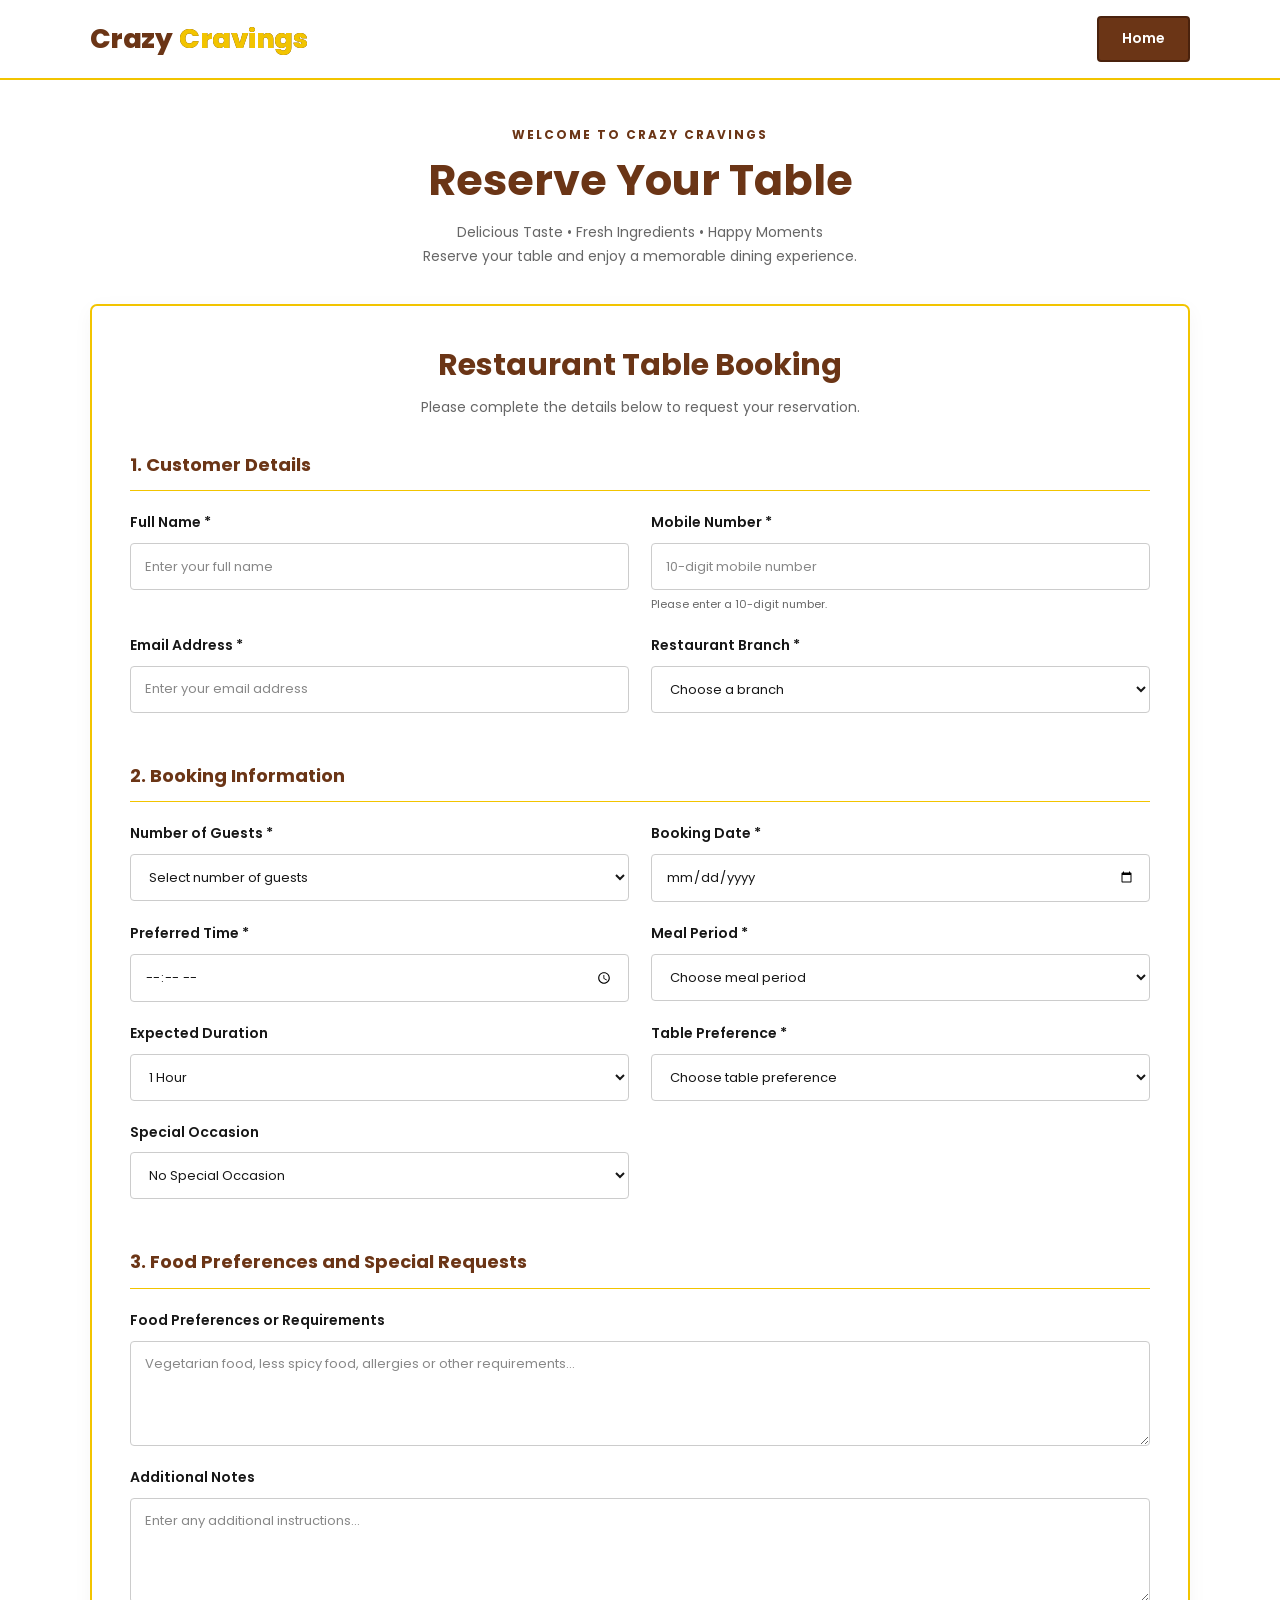
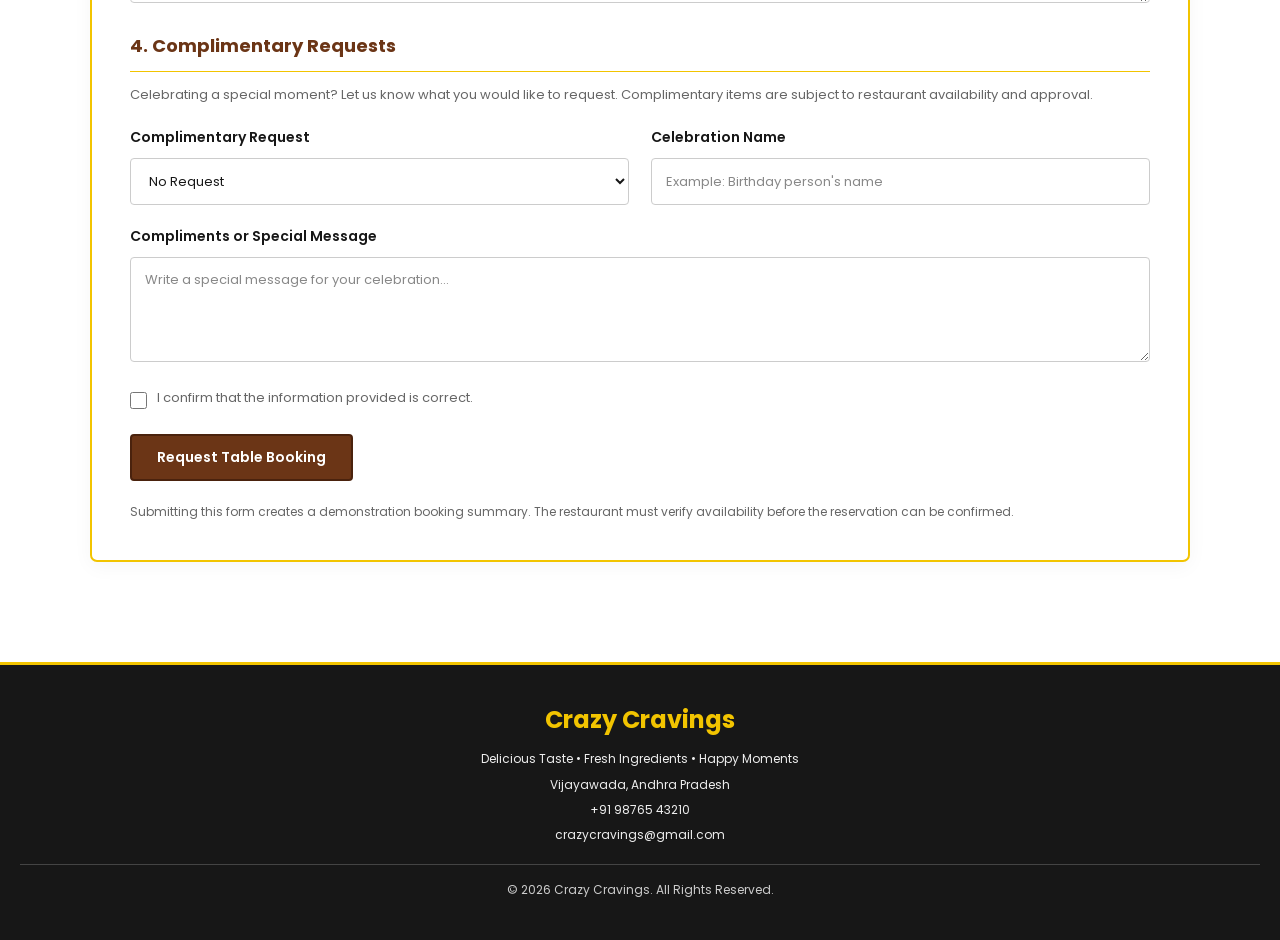
<file: booking.html>
<!DOCTYPE html>
<html lang="en">

<head>
    <meta charset="UTF-8">
    <meta name="viewport" content="width=device-width, initial-scale=1.0">

    <title>Crazy Cravings | Table Booking</title>

    <link rel="preconnect" href="https://fonts.googleapis.com">
    <link rel="preconnect" href="https://fonts.gstatic.com" crossorigin>

    <link href="https://fonts.googleapis.com/css2?family=Poppins:wght@400;500;600;700;800&display=swap"
          rel="stylesheet">

    <link rel="stylesheet" href="booking.css">
</head>

<body>

    <!-- HEADER -->
    <header class="booking-header">

        <a href="home.html" class="logo">
            <span class="crazy">Crazy</span>
            <span class="cravings">Cravings</span>
        </a>

        <a href="home.html" class="home-button">Home</a>

    </header>

    <main class="booking-container">

        <!-- PAGE HEADING -->
        <section class="page-heading">

            <p class="small-heading">WELCOME TO CRAZY CRAVINGS</p>

            <h1>Reserve Your Table</h1>

            <p>
                Delicious Taste • Fresh Ingredients • Happy Moments
                <br>
                Reserve your table and enjoy a memorable dining experience.
            </p>

        </section>

        <!-- ================= BOOKING FORM ================= -->

        <section class="booking-card" id="bookingSection">

            <div class="section-heading">

                <h2>Restaurant Table Booking</h2>

                <p>
                    Please complete the details below to request your reservation.
                </p>

            </div>

            <form id="bookingForm">

                <!-- CUSTOMER DETAILS -->

                <h3 class="form-section-title">1. Customer Details</h3>

                <div class="form-grid">

                    <div class="form-group">
                        <label for="customerName">Full Name *</label>
                        <input type="text"
                               id="customerName"
                               name="customerName"
                               placeholder="Enter your full name"
                               autocomplete="name"
                               required>
                    </div>

                    <div class="form-group">
                        <label for="phone">Mobile Number *</label>
                        <input type="tel"
                               id="phone"
                               name="phone"
                               placeholder="10-digit mobile number"
                               pattern="[0-9]{10}"
                               maxlength="10"
                               autocomplete="tel"
                               required>
                        <small>Please enter a 10-digit number.</small>
                    </div>

                    <div class="form-group">
                        <label for="email">Email Address *</label>
                        <input type="email"
                               id="email"
                               name="email"
                               placeholder="Enter your email address"
                               autocomplete="email"
                               required>
                    </div>

                    <div class="form-group">
                        <label for="branch">Restaurant Branch *</label>
                        <select id="branch" name="branch" required>
                            <option value="">Choose a branch</option>
                            <option value="Vijayawada">Vijayawada</option>
                            <option value="Hyderabad">Hyderabad</option>
                            <option value="Bangalore">Bangalore</option>
                        </select>
                    </div>

                </div>

                <!-- BOOKING INFORMATION -->

                <h3 class="form-section-title">2. Booking Information</h3>

                <div class="form-grid">

                    <div class="form-group">
                        <label for="guests">Number of Guests *</label>
                        <select id="guests" name="guests" required>
                            <option value="">Select number of guests</option>
                            <option value="1">1 Guest</option>
                            <option value="2">2 Guests</option>
                            <option value="3">3 Guests</option>
                            <option value="4">4 Guests</option>
                            <option value="5">5 Guests</option>
                            <option value="6">6 Guests</option>
                            <option value="7">7 Guests</option>
                            <option value="8">8 Guests</option>
                            <option value="9">9 Guests</option>
                            <option value="10">10 Guests</option>
                            <option value="More than 10">More than 10 Guests</option>
                        </select>
                    </div>

                    <div class="form-group">
                        <label for="bookingDate">Booking Date *</label>
                        <input type="date"
                               id="bookingDate"
                               name="bookingDate"
                               required>
                    </div>

                    <div class="form-group">
                        <label for="bookingTime">Preferred Time *</label>
                        <input type="time"
                               id="bookingTime"
                               name="bookingTime"
                               required>
                    </div>

                    <div class="form-group">
                        <label for="mealPeriod">Meal Period *</label>
                        <select id="mealPeriod" name="mealPeriod" required>
                            <option value="">Choose meal period</option>
                            <option value="Breakfast">Breakfast</option>
                            <option value="Lunch">Lunch</option>
                            <option value="Dinner">Dinner</option>
                        </select>
                    </div>

                    <div class="form-group">
                        <label for="duration">Expected Duration</label>
                        <select id="duration" name="duration">
                            <option value="1 hour">1 Hour</option>
                            <option value="1.5 hours">1.5 Hours</option>
                            <option value="2 hours">2 Hours</option>
                            <option value="3 hours">3 Hours</option>
                        </select>
                    </div>

                    <div class="form-group">
                        <label for="tableType">Table Preference *</label>
                        <select id="tableType" name="tableType" required>
                            <option value="">Choose table preference</option>
                            <option value="Regular Table">Regular Table</option>
                            <option value="Window Table">Window Table</option>
                            <option value="Family Table">Family Table</option>
                            <option value="Outdoor Seating">Outdoor Seating</option>
                            <option value="Couple Table">Couple Table</option>
                            <option value="Group Table">Group Table</option>
                        </select>
                    </div>

                    <div class="form-group">
                        <label for="occasion">Special Occasion</label>
                        <select id="occasion" name="occasion">
                            <option value="No Special Occasion">No Special Occasion</option>
                            <option value="Birthday">Birthday</option>
                            <option value="Anniversary">Anniversary</option>
                            <option value="Family Gathering">Family Gathering</option>
                            <option value="Business Meeting">Business Meeting</option>
                            <option value="Friends Meetup">Friends Meetup</option>
                            <option value="Engagement">Engagement</option>
                            <option value="Other Celebration">Other Celebration</option>
                        </select>
                    </div>

                </div>

                <!-- FOOD REQUIREMENTS -->

                <h3 class="form-section-title">3. Food Preferences and Special Requests</h3>

                <div class="form-group full-width">

                    <label for="specialRequest">
                        Food Preferences or Requirements
                    </label>

                    <textarea id="specialRequest"
                              name="specialRequest"
                              rows="3"
                              placeholder="Vegetarian food, less spicy food, allergies or other requirements..."></textarea>

                </div>

                <div class="form-group full-width">

                    <label for="notes">Additional Notes</label>

                    <textarea id="notes"
                              name="notes"
                              rows="3"
                              placeholder="Enter any additional instructions..."></textarea>

                </div>

                <!-- COMPLIMENTARY REQUESTS -->

                <h3 class="form-section-title">4. Complimentary Requests</h3>

                <p class="section-description">
                    Celebrating a special moment? Let us know what you would like to request.
                    Complimentary items are subject to restaurant availability and approval.
                </p>

                <div class="form-grid">

                    <div class="form-group">

                        <label for="complimentaryRequest">
                            Complimentary Request
                        </label>

                        <select id="complimentaryRequest"
                                name="complimentaryRequest">

                            <option value="No Request">No Request</option>
                            <option value="Birthday Dessert Request">Birthday Dessert Request</option>
                            <option value="Anniversary Dessert Request">Anniversary Dessert Request</option>
                            <option value="Welcome Drink Request">Welcome Drink Request</option>
                            <option value="Celebration Decoration Request">Celebration Decoration Request</option>
                            <option value="Other Request">Other Request</option>

                        </select>

                    </div>

                    <div class="form-group">

                        <label for="celebrationName">
                            Celebration Name
                        </label>

                        <input type="text"
                               id="celebrationName"
                               name="celebrationName"
                               placeholder="Example: Birthday person's name">

                    </div>

                </div>

                <div class="form-group full-width">

                    <label for="compliments">
                        Compliments or Special Message
                    </label>

                    <textarea id="compliments"
                              name="compliments"
                              rows="3"
                              placeholder="Write a special message for your celebration..."></textarea>

                </div>

                <!-- AGREEMENT -->

                <div class="terms-row">

                    <input type="checkbox"
                           id="agreeTerms"
                           name="agreeTerms"
                           required>

                    <label for="agreeTerms">
                        I confirm that the information provided is correct.
                    </label>

                </div>

                <button type="submit" class="submit-button">
                    Request Table Booking
                </button>

                <p id="bookingMessage"
                   class="message"
                   role="status"
                   aria-live="polite"></p>

                <p class="notice">
                    Submitting this form creates a demonstration booking summary.
                    The restaurant must verify availability before the reservation can be confirmed.
                </p>

            </form>

        </section>

        <!-- ================= SUCCESSFUL BOOKING TABLE ================= -->

        <section class="confirmation-card" id="bookingConfirmation" hidden>

            <div class="success-icon">✓</div>

            <p class="small-heading">CRAZY CRAVINGS</p>

            <h2>Thank You for Your Booking Request!</h2>

            <p class="confirmation-intro">
                Thank you for choosing Crazy Cravings.
                Please review your booking details below.
            </p>

            <!-- BOOKING REFERENCE -->

            <div class="reference-box">

                <span>Your Booking Reference</span>

                <strong id="confirmationReference">-</strong>

                <small>
                    Demonstration reference only; the reservation is not yet confirmed.
                </small>

            </div>

            <h3 class="form-section-title">Your Booking Details</h3>

            <!-- SUMMARY TABLE -->

            <div class="confirmation-details">

                <div class="detail-item">
                    <span>Customer Name</span>
                    <strong id="summaryName">-</strong>
                </div>

                <div class="detail-item">
                    <span>Mobile Number</span>
                    <strong id="summaryPhone">-</strong>
                </div>

                <div class="detail-item">
                    <span>Email Address</span>
                    <strong id="summaryEmail">-</strong>
                </div>

                <div class="detail-item">
                    <span>Restaurant Branch</span>
                    <strong id="summaryBranch">-</strong>
                </div>

                <div class="detail-item">
                    <span>Number of Guests</span>
                    <strong id="summaryGuests">-</strong>
                </div>

                <div class="detail-item">
                    <span>Booking Date</span>
                    <strong id="summaryDate">-</strong>
                </div>

                <div class="detail-item">
                    <span>Preferred Time</span>
                    <strong id="summaryTime">-</strong>
                </div>

                <div class="detail-item">
                    <span>Meal Period</span>
                    <strong id="summaryMeal">-</strong>
                </div>

                <div class="detail-item">
                    <span>Expected Duration</span>
                    <strong id="summaryDuration">-</strong>
                </div>

                <div class="detail-item">
                    <span>Table Preference</span>
                    <strong id="summaryTable">-</strong>
                </div>

                <div class="detail-item">
                    <span>Special Occasion</span>
                    <strong id="summaryOccasion">-</strong>
                </div>

                <div class="detail-item">
                    <span>Complimentary Request</span>
                    <strong id="summaryComplimentary">-</strong>
                </div>

                <div class="detail-item full-detail">
                    <span>Food Preferences or Requirements</span>
                    <strong id="summarySpecialRequest">None provided</strong>
                </div>

                <div class="detail-item full-detail">
                    <span>Additional Notes</span>
                    <strong id="summaryNotes">None provided</strong>
                </div>

                <div class="detail-item full-detail">
                    <span>Compliments or Special Message</span>
                    <strong id="summaryCompliments">None provided</strong>
                </div>

            </div>

            <p class="confirmation-note">
                Your booking request has been displayed successfully.
                Actual table availability has not been checked.
                Please wait for confirmation from the restaurant.
            </p>

            <button type="button"
                    class="print-button"
                    onclick="window.print()">
                Print Booking Details
            </button>

            <button type="button"
                    class="secondary-button"
                    id="editBookingButton">
                Edit Booking
            </button>

        </section>

        <!-- ================= CUSTOMER FEEDBACK ================= -->

        <section class="feedback-card" id="restaurantFeedback" hidden>

            <div class="section-heading">

                <p class="small-heading">YOUR OPINION MATTERS</p>

                <h2>How Was Your Experience?</h2>

                <p>
                    After your visit, tell us how you felt about our food,
                    staff, service and restaurant atmosphere.
                </p>

            </div>

            <form id="feedbackForm">

                <h3 class="form-section-title">5. Rate Your Experience</h3>

                <div class="form-grid">

                    <div class="form-group">
                        <label for="foodRating">Food Quality *</label>
                        <select id="foodRating" name="foodRating" required>
                            <option value="">Select rating</option>
                            <option value="5 - Excellent">5 - Excellent</option>
                            <option value="4 - Very Good">4 - Very Good</option>
                            <option value="3 - Good">3 - Good</option>
                            <option value="2 - Needs Improvement">2 - Needs Improvement</option>
                            <option value="1 - Poor">1 - Poor</option>
                        </select>
                    </div>

                    <div class="form-group">
                        <label for="staffRating">Staff Behaviour *</label>
                        <select id="staffRating" name="staffRating" required>
                            <option value="">Select rating</option>
                            <option value="5 - Excellent">5 - Excellent</option>
                            <option value="4 - Very Good">4 - Very Good</option>
                            <option value="3 - Good">3 - Good</option>
                            <option value="2 - Needs Improvement">2 - Needs Improvement</option>
                            <option value="1 - Poor">1 - Poor</option>
                        </select>
                    </div>

                    <div class="form-group">
                        <label for="serviceRating">Service Quality *</label>
                        <select id="serviceRating" name="serviceRating" required>
                            <option value="">Select rating</option>
                            <option value="5 - Excellent">5 - Excellent</option>
                            <option value="4 - Very Good">4 - Very Good</option>
                            <option value="3 - Good">3 - Good</option>
                            <option value="2 - Needs Improvement">2 - Needs Improvement</option>
                            <option value="1 - Poor">1 - Poor</option>
                        </select>
                    </div>

                    <div class="form-group">
                        <label for="ambienceRating">Restaurant Atmosphere *</label>
                        <select id="ambienceRating" name="ambienceRating" required>
                            <option value="">Select rating</option>
                            <option value="5 - Excellent">5 - Excellent</option>
                            <option value="4 - Very Good">4 - Very Good</option>
                            <option value="3 - Good">3 - Good</option>
                            <option value="2 - Needs Improvement">2 - Needs Improvement</option>
                            <option value="1 - Poor">1 - Poor</option>
                        </select>
                    </div>

                    <div class="form-group">
                        <label for="valueRating">Value for Money *</label>
                        <select id="valueRating" name="valueRating" required>
                            <option value="">Select rating</option>
                            <option value="5 - Excellent">5 - Excellent</option>
                            <option value="4 - Very Good">4 - Very Good</option>
                            <option value="3 - Good">3 - Good</option>
                            <option value="2 - Needs Improvement">2 - Needs Improvement</option>
                            <option value="1 - Poor">1 - Poor</option>
                        </select>
                    </div>

                    <div class="form-group">
                        <label for="overallRating">Overall Experience *</label>
                        <select id="overallRating" name="overallRating" required>
                            <option value="">Select rating</option>
                            <option value="5 - Excellent">5 - Excellent</option>
                            <option value="4 - Very Good">4 - Very Good</option>
                            <option value="3 - Good">3 - Good</option>
                            <option value="2 - Needs Improvement">2 - Needs Improvement</option>
                            <option value="1 - Poor">1 - Poor</option>
                        </select>
                    </div>

                </div>

                <h3 class="form-section-title">6. Compliments and Suggestions</h3>

                <div class="form-group full-width">

                    <label for="feedbackCompliments">
                        What Did You Like About Our Restaurant?
                    </label>

                    <textarea id="feedbackCompliments"
                              name="feedbackCompliments"
                              rows="4"
                              placeholder="Tell us what you liked about the food, staff or service..."></textarea>

                </div>

                <div class="form-group full-width">

                    <label for="feedbackSuggestions">
                        Your Suggestions for Improvement
                    </label>

                    <textarea id="feedbackSuggestions"
                              name="feedbackSuggestions"
                              rows="4"
                              placeholder="Tell us how we can improve..."></textarea>

                </div>

                <div class="form-group full-width">

                    <label for="recommendation">
                        Would You Recommend Crazy Cravings?
                    </label>

                    <select id="recommendation" name="recommendation">
                        <option value="">Select an option</option>
                        <option value="Definitely">Definitely</option>
                        <option value="Maybe">Maybe</option>
                        <option value="No">No</option>
                    </select>

                </div>

                <button type="submit" class="submit-button">
                    Submit Feedback
                </button>

                <p id="feedbackMessage"
                   class="message"
                   role="status"
                   aria-live="polite"></p>

                <p class="notice">
                    This demo form does not save feedback to a database.
                </p>

            </form>

        </section>

    </main>

    <!-- ================= FOOTER ================= -->

    <footer class="booking-footer">

        <h3>Crazy Cravings</h3>

        <p>Delicious Taste • Fresh Ingredients • Happy Moments</p>

        <p>Vijayawada, Andhra Pradesh</p>

        <p>+91 98765 43210</p>

        <p>crazycravings@gmail.com</p>

        <p class="copyright">
            &copy; <span id="currentYear"></span>
            Crazy Cravings. All Rights Reserved.
        </p>

    </footer>

    <!-- ================= JAVASCRIPT ================= -->

    <script>
        const bookingForm = document.getElementById("bookingForm");
        const bookingDate = document.getElementById("bookingDate");
        const bookingMessage = document.getElementById("bookingMessage");

        const confirmationCard =
            document.getElementById("bookingConfirmation");

        const feedbackCard =
            document.getElementById("restaurantFeedback");

        const feedbackForm =
            document.getElementById("feedbackForm");

        const feedbackMessage =
            document.getElementById("feedbackMessage");

        // Get today's local date.
        function getLocalDate() {
            const today = new Date();

            const year = today.getFullYear();
            const month = String(today.getMonth() + 1).padStart(2, "0");
            const day = String(today.getDate()).padStart(2, "0");

            return `${year}-${month}-${day}`;
        }

        bookingDate.min = getLocalDate();

        document.getElementById("currentYear").textContent =
            new Date().getFullYear();

        // Display values safely in the booking summary.
        function setSummary(id, value) {
            const element = document.getElementById(id);

            element.textContent =
                value && String(value).trim() !== ""
                    ? value
                    : "None provided";
        }

        function formatDate(value) {
            if (!value) return "-";

            const parts = value.split("-");

            return `${parts[2]}-${parts[1]}-${parts[0]}`;
        }

        function formatTime(value) {
            if (!value) return "-";

            const parts = value.split(":");

            const date = new Date();

            date.setHours(Number(parts[0]), Number(parts[1]));

            return date.toLocaleTimeString("en-IN", {
                hour: "numeric",
                minute: "2-digit",
                hour12: true
            });
        }

        // Create the booking summary after form submission.
        bookingForm.addEventListener("submit", function (event) {
            event.preventDefault();

            bookingMessage.textContent = "";
            bookingMessage.className = "message";

            if (!bookingForm.checkValidity()) {
                bookingForm.reportValidity();
                return;
            }

            if (bookingDate.value < getLocalDate()) {
                bookingMessage.textContent =
                    "Please choose today or a future date.";

                bookingMessage.classList.add("error-message");
                bookingDate.focus();

                return;
            }

            const formData = new FormData(bookingForm);

            // This is a demo reference, not a database reservation ID.
            const reference =
                "CC" + Date.now().toString().slice(-8);

            document.getElementById("confirmationReference").textContent =
                reference;

            setSummary("summaryName", formData.get("customerName"));
            setSummary("summaryPhone", formData.get("phone"));
            setSummary("summaryEmail", formData.get("email"));
            setSummary("summaryBranch", formData.get("branch"));

            const guests = formData.get("guests");

            setSummary(
                "summaryGuests",
                guests === "More than 10"
                    ? "More than 10 Guests"
                    : guests + (guests === "1" ? " Guest" : " Guests")
            );

            setSummary(
                "summaryDate",
                formatDate(formData.get("bookingDate"))
            );

            setSummary(
                "summaryTime",
                formatTime(formData.get("bookingTime"))
            );

            setSummary("summaryMeal", formData.get("mealPeriod"));
            setSummary("summaryDuration", formData.get("duration"));
            setSummary("summaryTable", formData.get("tableType"));
            setSummary("summaryOccasion", formData.get("occasion"));

            setSummary(
                "summaryComplimentary",
                formData.get("complimentaryRequest")
            );

            setSummary(
                "summarySpecialRequest",
                formData.get("specialRequest")
            );

            setSummary("summaryNotes", formData.get("notes"));

            setSummary(
                "summaryCompliments",
                formData.get("compliments")
            );

            confirmationCard.hidden = false;
            feedbackCard.hidden = false;

            bookingMessage.textContent =
                "Your demo booking summary has been prepared.";

            bookingMessage.classList.add("success-message");

            confirmationCard.scrollIntoView({
                behavior: "smooth",
                block: "start"
            });
        });

        // Edit booking information.
        document.getElementById("editBookingButton").addEventListener(
            "click",
            function () {
                confirmationCard.hidden = true;
                feedbackCard.hidden = true;

                bookingForm.scrollIntoView({
                    behavior: "smooth",
                    block: "start"
                });
            }
        );

        // Demonstration feedback submission.
        feedbackForm.addEventListener("submit", function (event) {
            event.preventDefault();

            if (!feedbackForm.checkValidity()) {
                feedbackForm.reportValidity();
                return;
            }

            feedbackMessage.textContent =
                "Thank you for sharing your experience with Crazy Cravings! " +
                "This is a demo; your feedback has not been saved.";

            feedbackMessage.className =
                "message success-message";

            feedbackForm.reset();
        });
    </script>

    <script src="booking.js" defer></script>
</body>

</html>
</file>
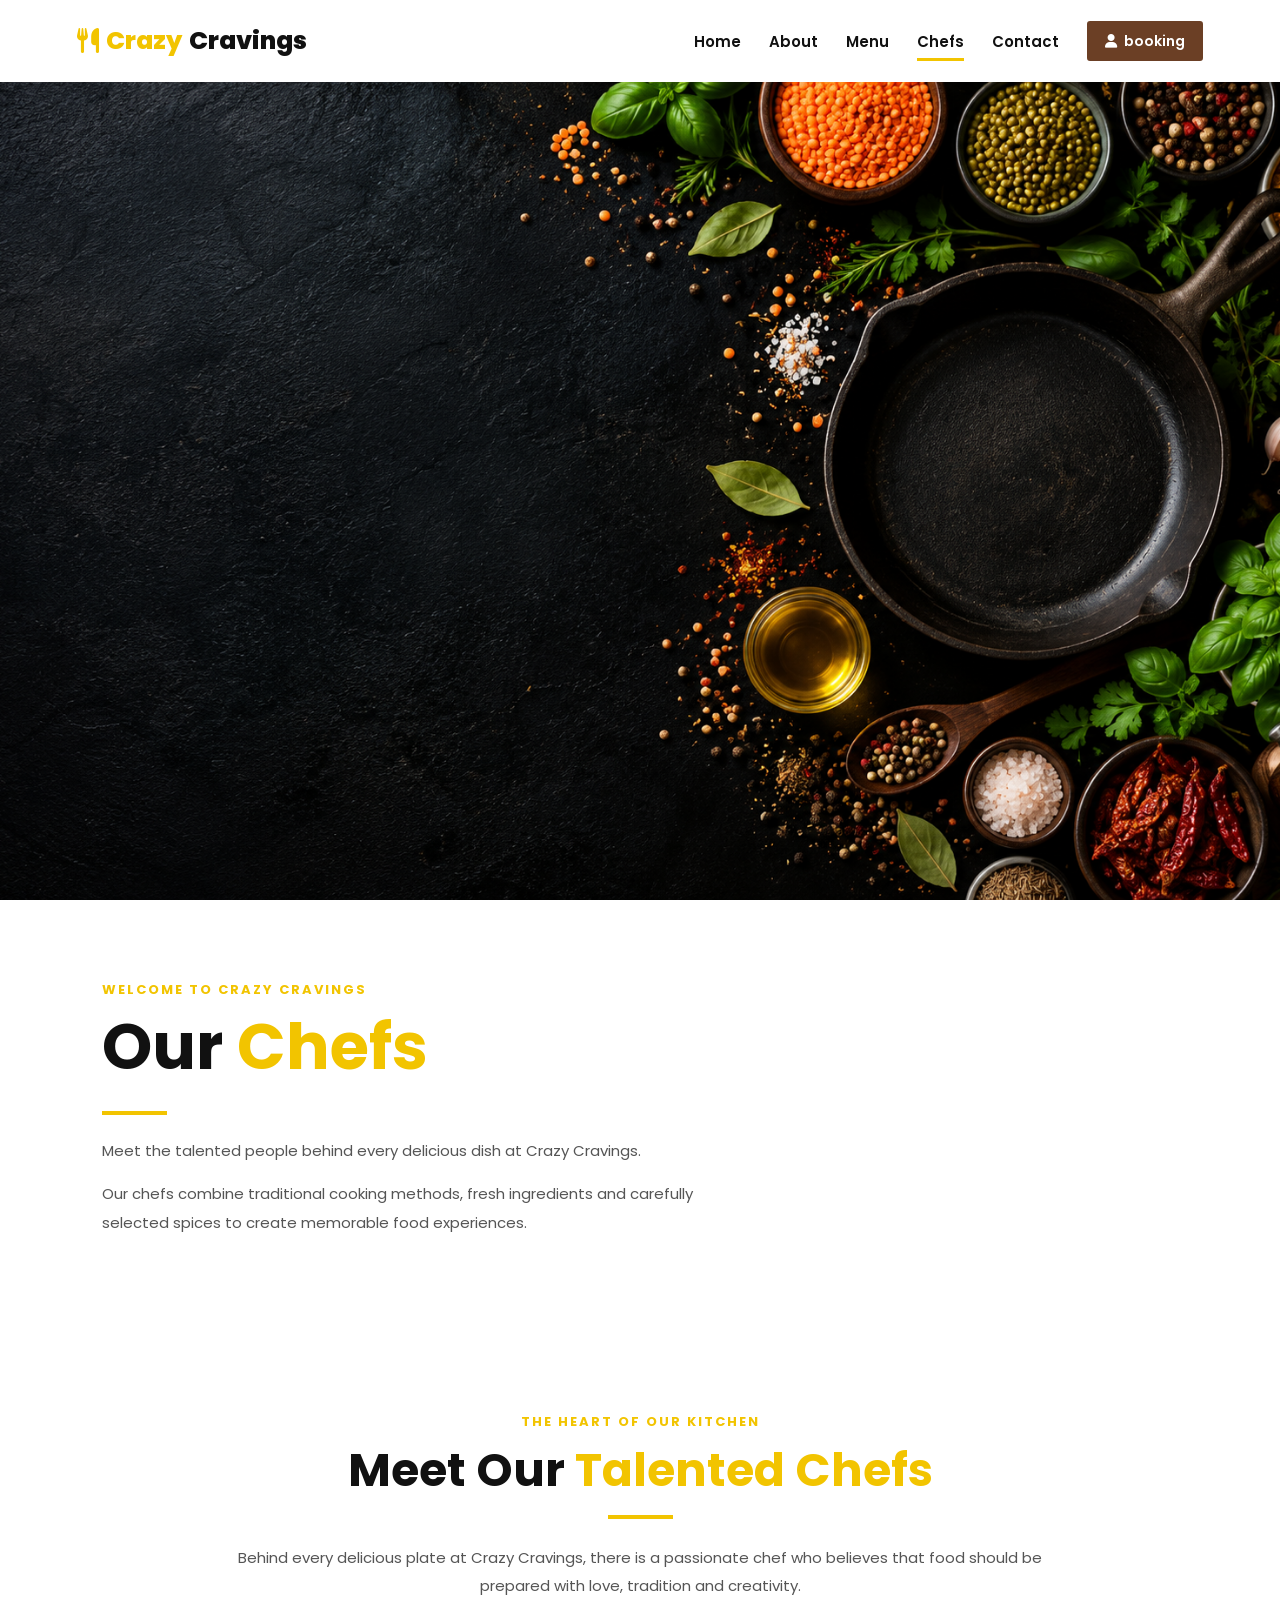
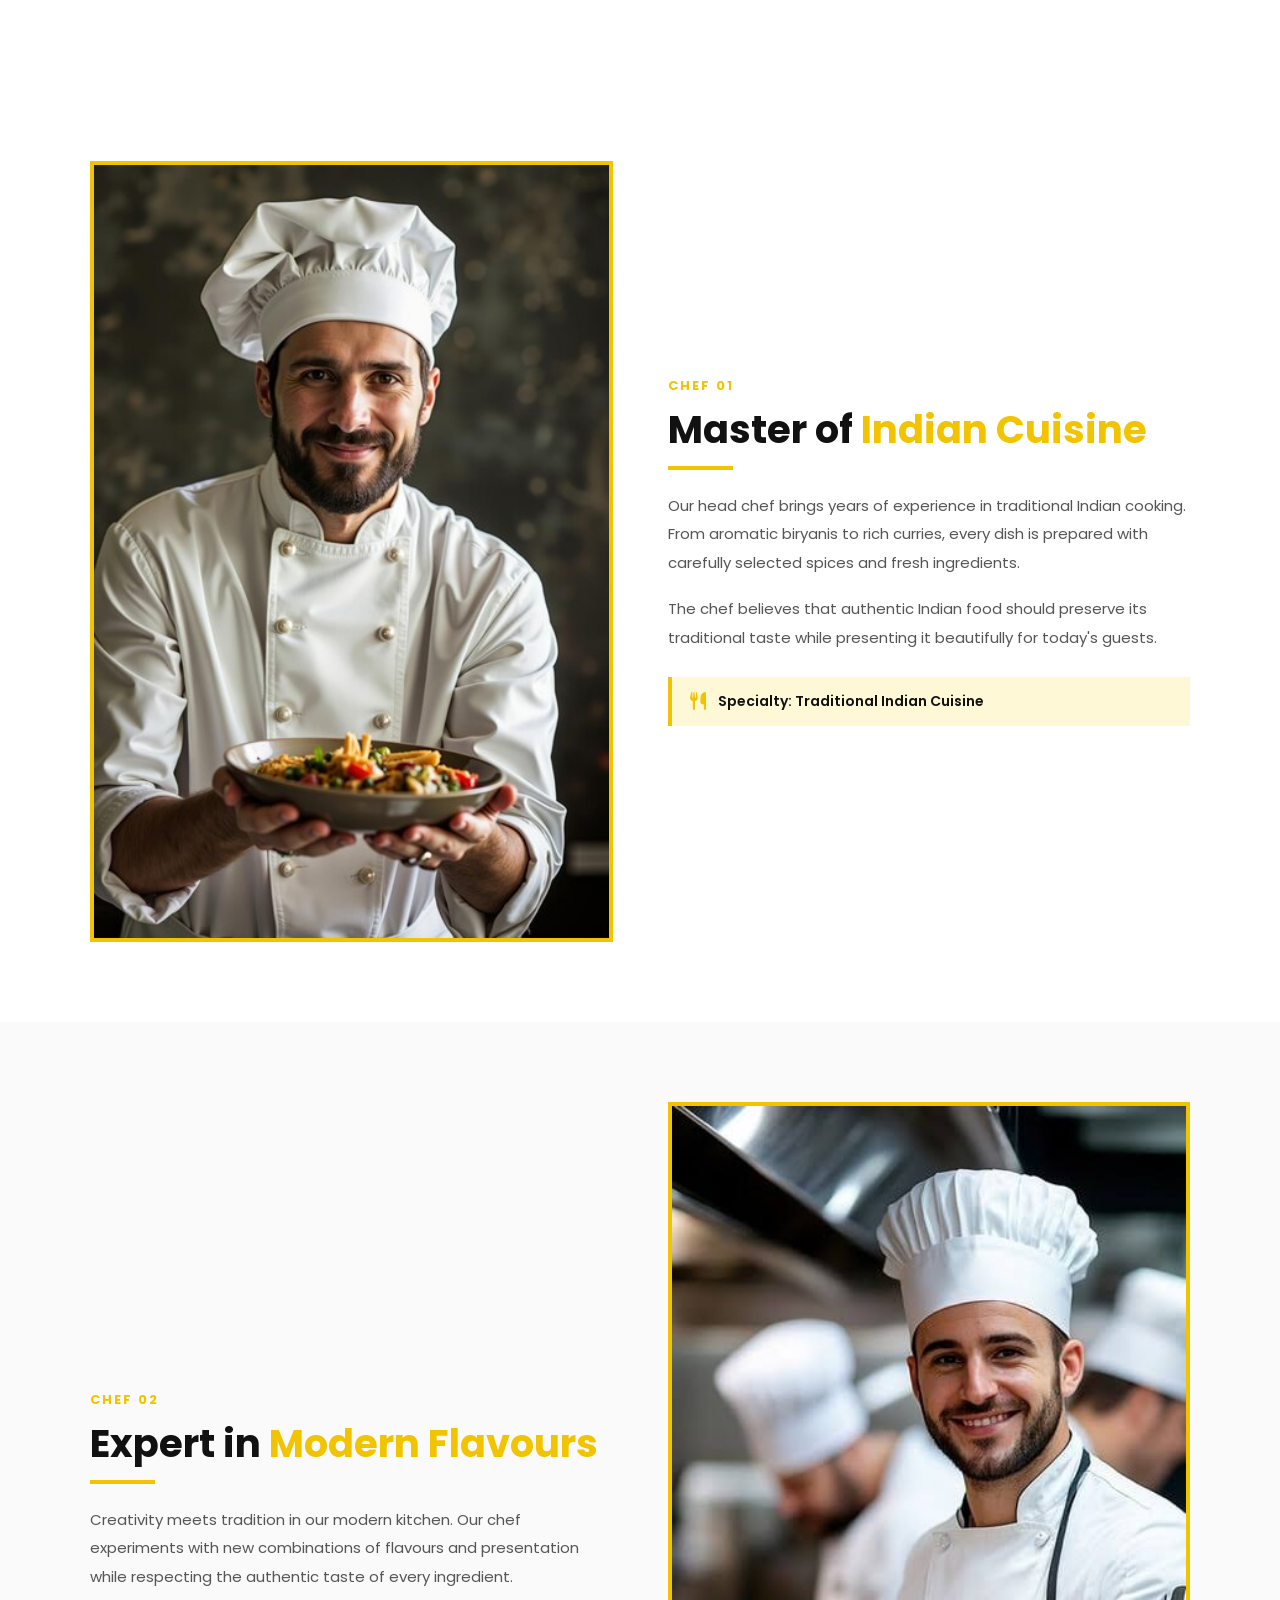
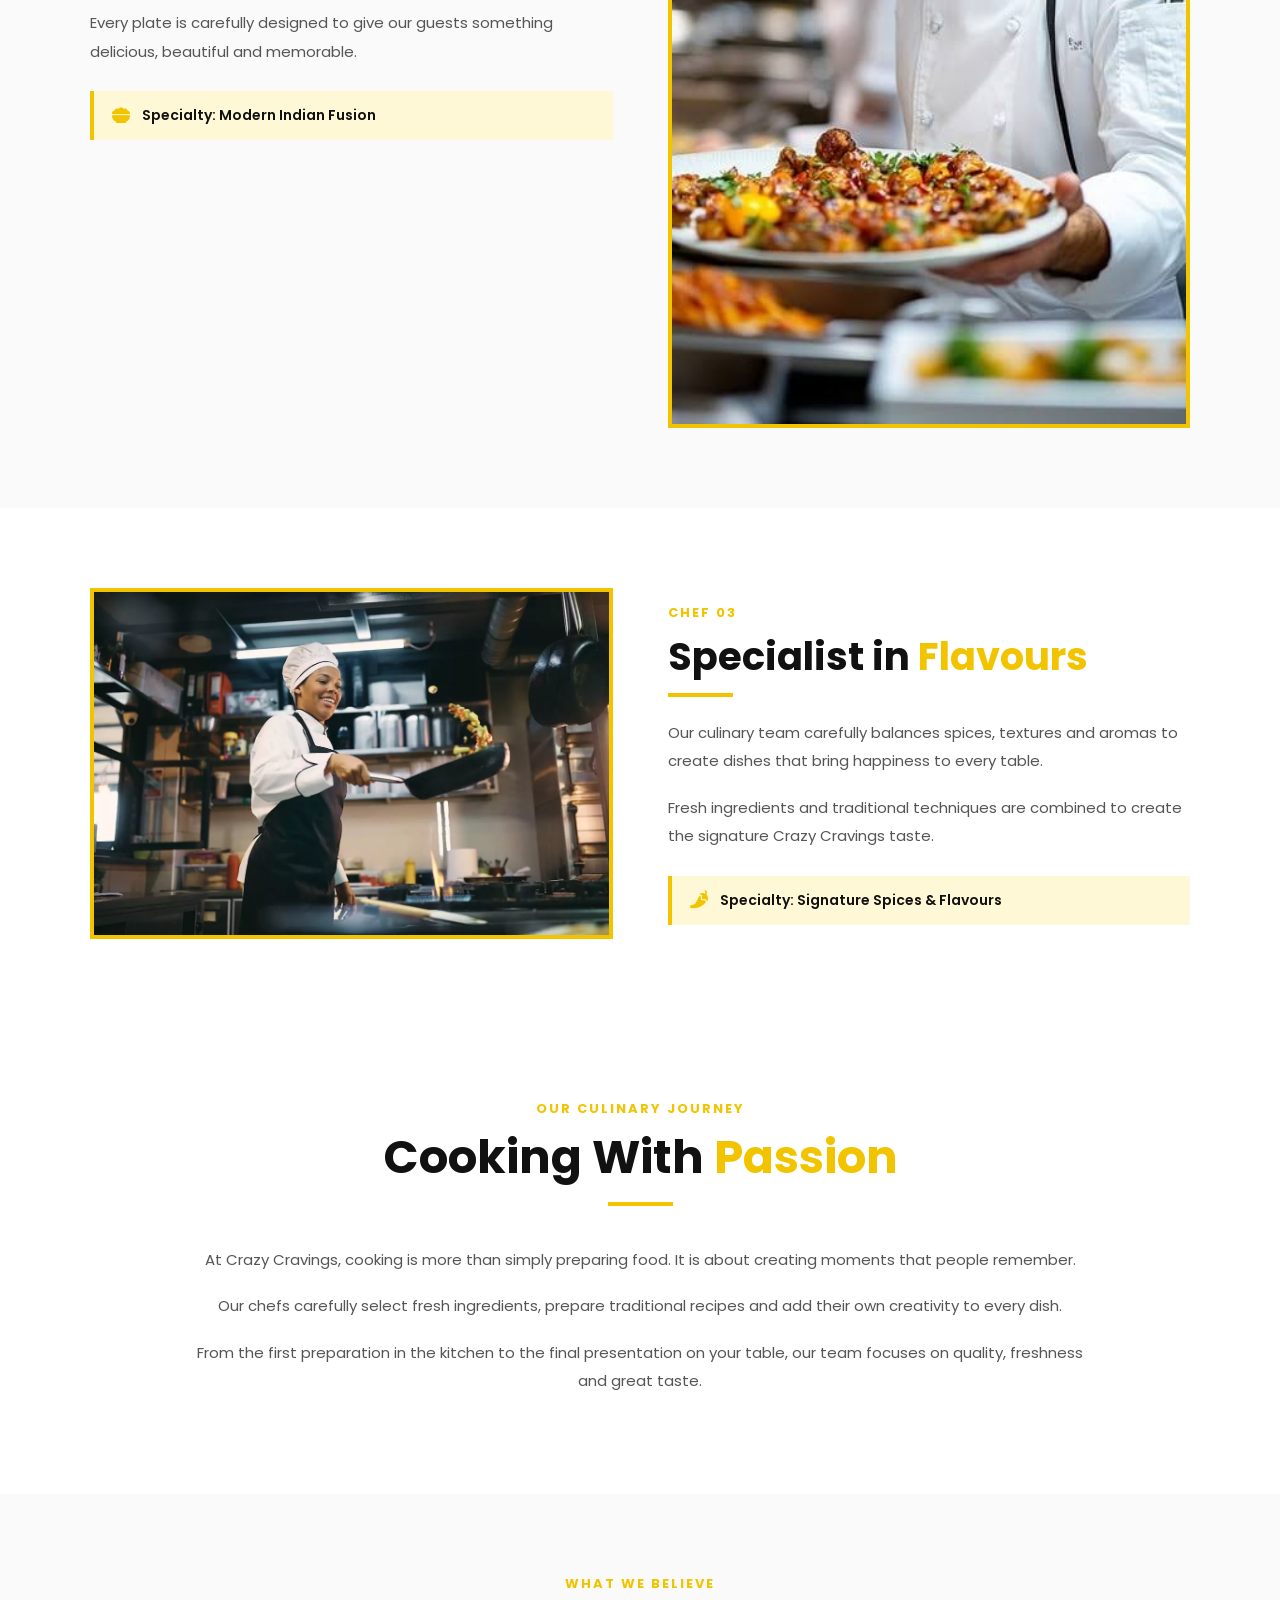
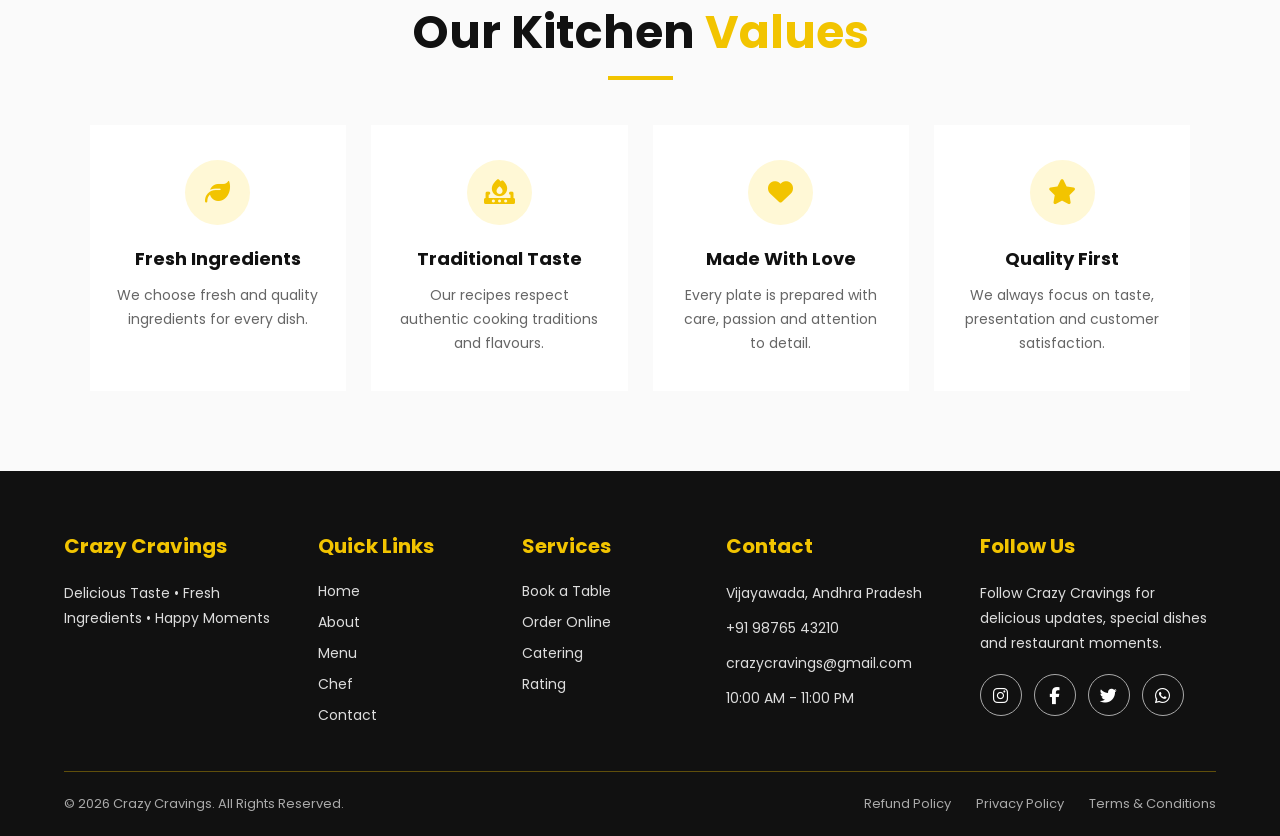
<file: chef.html>
<!DOCTYPE html>
<html lang="en">

<head>

    <meta charset="UTF-8">
    <meta name="viewport" content="width=device-width, initial-scale=1.0">

    <title>Crazy Cravings | Chefs</title>

    <!-- GOOGLE FONT -->
    <link rel="preconnect" href="https://fonts.googleapis.com">
    <link rel="preconnect" href="https://fonts.gstatic.com" crossorigin>

    <link
        href="https://fonts.googleapis.com/css2?family=Poppins:wght@400;500;600;700;800&display=swap"
        rel="stylesheet">

    <!-- FONT AWESOME -->
    <link
        rel="stylesheet"
        href="https://cdnjs.cloudflare.com/ajax/libs/font-awesome/6.5.2/css/all.min.css">

    <!-- CSS -->
    <link rel="stylesheet" href="chef.css">

</head>

<body>

    <!-- PAGE FRAME -->
    <div class="page-frame">

        <!-- ================= HEADER ================= -->

        <header class="header">

            <!-- LOGO -->
            <a href="home.html" class="logo">

                <i class="fa-solid fa-utensils"></i>

                <span class="crazy">Crazy</span>
                <span class="cravings">Cravings</span>

            </a>


            <!-- DESKTOP NAVBAR -->
            <nav class="desktop-navbar">

                <a href="home.html">Home</a>

                <a href="about.html">About</a>

                <a href="/menu">Menu</a>

                <a href="chef.html" class="active">Chefs</a>

                <a href="contact.html">Contact</a>

                <!-- LOGIN BUTTON -->
                <a href="booking.html" class="login-button">

                    <i class="fa-solid fa-user"></i>

                    booking

                </a>

            </nav>


            <!-- MOBILE MENU BUTTON -->
            <button class="menu-button" id="menuButton">

                <span></span>
                <span></span>
                <span></span>

            </button>

        </header>


        <!-- ================= MOBILE NAVBAR ================= -->

        <nav class="mobile-navbar" id="mobileNavbar">

            <a href="home.html">Home</a>

            <a href="about.html">About</a>

            <a href="/menu">Menu</a>

            <a href="chef.html" class="mobile-active">Chefs</a>

            <a href="contact.html">Contact</a>

            <a href="booking.html">

                <i class="fa-solid fa-user"></i>

                booking

            </a>

        </nav>


        <!-- ================= CHEF HERO ================= -->

        <section class="chef-hero">

            <div class="chef-hero-image">

                <img
                    src="ChatGPT Image Sep 24, 2026, 10_29_09 AM.png"
                    alt="Crazy Cravings restaurant chefs"
                    class="click-image">

            </div>


            <div class="chef-hero-content">

                <p class="small-title">
                    WELCOME TO CRAZY CRAVINGS
                </p>

                <h1>
                    Our <span>Chefs</span>
                </h1>

                <div class="yellow-line"></div>

                <p>
                    Meet the talented people behind every delicious dish
                    at Crazy Cravings.
                </p>

                <p>
                    Our chefs combine traditional cooking methods,
                    fresh ingredients and carefully selected spices
                    to create memorable food experiences.
                </p>

            </div>

        </section>


        <!-- ================= INTRODUCTION ================= -->

        <section class="chef-intro">

            <div class="section-heading">

                <p class="small-title">
                    THE HEART OF OUR KITCHEN
                </p>

                <h2>
                    Meet Our <span>Talented Chefs</span>
                </h2>

                <div class="heading-line"></div>

                <p>
                    Behind every delicious plate at Crazy Cravings,
                    there is a passionate chef who believes that food
                    should be prepared with love, tradition and creativity.
                </p>

            </div>

        </section>


        <!-- ================= CHEF 1 ================= -->

        <section class="chef-section">

            <div class="chef-image-box">

                <img
                    src="chefs-hat.jpg"
                    alt="Crazy Cravings Chef"
                    class="click-image">

            </div>


            <div class="chef-content">

                <p class="chef-number">
                    CHEF 01
                </p>

                <h2>
                    Master of <span>Indian Cuisine</span>
                </h2>

                <div class="yellow-line"></div>

                <p>
                    Our head chef brings years of experience in traditional
                    Indian cooking. From aromatic biryanis to rich curries,
                    every dish is prepared with carefully selected spices
                    and fresh ingredients.
                </p>

                <p>
                    The chef believes that authentic Indian food should
                    preserve its traditional taste while presenting it
                    beautifully for today's guests.
                </p>

                <div class="chef-special">

                    <i class="fa-solid fa-utensils"></i>

                    <span>
                        Specialty: Traditional Indian Cuisine
                    </span>

                </div>

            </div>

        </section>


        <!-- ================= CHEF 2 ================= -->

        <section class="chef-section reverse">

            <div class="chef-image-box">

                <img
                    src="images (1).jpg"
                    alt="Crazy Cravings Chef"
                    class="click-image">

            </div>


            <div class="chef-content">

                <p class="chef-number">
                    CHEF 02
                </p>

                <h2>
                    Expert in <span>Modern Flavours</span>
                </h2>

                <div class="yellow-line"></div>

                <p>
                    Creativity meets tradition in our modern kitchen.
                    Our chef experiments with new combinations of
                    flavours and presentation while respecting the
                    authentic taste of every ingredient.
                </p>

                <p>
                    Every plate is carefully designed to give our guests
                    something delicious, beautiful and memorable.
                </p>

                <div class="chef-special">

                    <i class="fa-solid fa-bowl-food"></i>

                    <span>
                        Specialty: Modern Indian Fusion
                    </span>

                </div>

            </div>

        </section>


        <!-- ================= CHEF 3 ================= -->

        <section class="chef-section">

            <div class="chef-image-box">

                <img
                    src="famous.webp"
                    alt="Crazy Cravings Chef"
                    class="click-image">

            </div>


            <div class="chef-content">

                <p class="chef-number">
                    CHEF 03
                </p>

                <h2>
                    Specialist in <span>Flavours</span>
                </h2>

                <div class="yellow-line"></div>

                <p>
                    Our culinary team carefully balances spices, textures
                    and aromas to create dishes that bring happiness to
                    every table.
                </p>

                <p>
                    Fresh ingredients and traditional techniques are
                    combined to create the signature Crazy Cravings taste.
                </p>

                <div class="chef-special">

                    <i class="fa-solid fa-pepper-hot"></i>

                    <span>
                        Specialty: Signature Spices & Flavours
                    </span>

                </div>

            </div>

        </section>


        <!-- ================= CHEF STORY ================= -->

        <section class="chef-story">

            <div class="section-heading">

                <p class="small-title">
                    OUR CULINARY JOURNEY
                </p>

                <h2>
                    Cooking With <span>Passion</span>
                </h2>

                <div class="heading-line"></div>

            </div>


            <div class="story-content">

                <p>
                    At Crazy Cravings, cooking is more than simply
                    preparing food. It is about creating moments that
                    people remember.
                </p>

                <p>
                    Our chefs carefully select fresh ingredients,
                    prepare traditional recipes and add their own
                    creativity to every dish.
                </p>

                <p>
                    From the first preparation in the kitchen to the
                    final presentation on your table, our team focuses
                    on quality, freshness and great taste.
                </p>

            </div>

        </section>


        <!-- ================= CHEF VALUES ================= -->

        <section class="chef-values">

            <div class="section-heading">

                <p class="small-title">
                    WHAT WE BELIEVE
                </p>

                <h2>
                    Our Kitchen <span>Values</span>
                </h2>

                <div class="heading-line"></div>

            </div>


            <div class="values-container">


                <!-- VALUE 1 -->

                <div class="value-card">

                    <div class="value-icon">

                        <i class="fa-solid fa-leaf"></i>

                    </div>

                    <h3>
                        Fresh Ingredients
                    </h3>

                    <p>
                        We choose fresh and quality ingredients
                        for every dish.
                    </p>

                </div>


                <!-- VALUE 2 -->

                <div class="value-card">

                    <div class="value-icon">

                        <i class="fa-solid fa-fire-burner"></i>

                    </div>

                    <h3>
                        Traditional Taste
                    </h3>

                    <p>
                        Our recipes respect authentic cooking
                        traditions and flavours.
                    </p>

                </div>


                <!-- VALUE 3 -->

                <div class="value-card">

                    <div class="value-icon">

                        <i class="fa-solid fa-heart"></i>

                    </div>

                    <h3>
                        Made With Love
                    </h3>

                    <p>
                        Every plate is prepared with care,
                        passion and attention to detail.
                    </p>

                </div>


                <!-- VALUE 4 -->

                <div class="value-card">

                    <div class="value-icon">

                        <i class="fa-solid fa-star"></i>

                    </div>

                    <h3>
                        Quality First
                    </h3>

                    <p>
                        We always focus on taste, presentation
                        and customer satisfaction.
                    </p>

                </div>

            </div>

        </section>


        <!-- ================= FOOTER ================= -->

<footer class="footer">

    <div class="footer-container">

        <!-- FOOTER BRAND -->

        <div class="footer-box footer-brand">

            <h3>
                Crazy Cravings
            </h3>

            <p>
                Delicious Taste • Fresh Ingredients •
                Happy Moments
            </p>

        </div>


        <!-- QUICK LINKS -->

        <div class="footer-box">

            <h3>
                Quick Links
            </h3>

            <a href="home.html">
                Home
            </a>

            <a href="about.html">
                About
            </a>

            <a href="/menu">
                Menu
            </a>

            <a href="chef.html">
                Chef
            </a>

            <a href="contact.html">
                Contact
            </a>

        </div>


        <!-- SERVICES -->

        <div class="footer-box">

            <h3>
                Services
            </h3>

            <a href="booking.html">
                Book a Table
            </a>

            <a href="order.html">
                Order Online
            </a>

            <a href="booking.html">
                Catering
            </a>

            <a href="rating.html">
                Rating
            </a>

        </div>


        <!-- CONTACT -->

        <div class="footer-box">

            <h3>
                Contact
            </h3>

            <p>
                Vijayawada, Andhra Pradesh
            </p>

            <p>
                +91 98765 43210
            </p>

            <p>
                crazycravings@gmail.com
            </p>

            <p>
                10:00 AM - 11:00 PM
            </p>

        </div>


        <!-- FOLLOW US -->

        <div class="footer-box follow-box">

            <h3>
                Follow Us
            </h3>

            <p>
                Follow Crazy Cravings for delicious updates,
                special dishes and restaurant moments.
            </p>


            <!-- SOCIAL ICONS -->

            <div class="social-icons">

                <a href="#" aria-label="Instagram">
                    <i class="fa-brands fa-instagram"></i>
                </a>

                <a href="#" aria-label="Facebook">
                    <i class="fa-brands fa-facebook-f"></i>
                </a>

                <a href="#" aria-label="Twitter">
                    <i class="fa-brands fa-twitter"></i>
                </a>

                <a href="#" aria-label="WhatsApp">
                    <i class="fa-brands fa-whatsapp"></i>
                </a>

            </div>

        </div>

    </div>


    <!-- ================= FOOTER BOTTOM ================= -->

    <div class="footer-bottom">

        <div class="footer-copyright">

            <p>
                © 2026 Crazy Cravings.
                All Rights Reserved.
            </p>

        </div>


        <!-- RESOURCES -->

    
            <div class="resource-links">

                <a href="Refund.html">
                    Refund Policy
                </a>

                <a href="privacy.html">
                    Privacy Policy
                </a>

                <a href="Terms.html">
                    Terms &amp; Conditions
                </a>

            </div>

        </div>

    </div>

</footer>
    
    <!-- ================= JAVASCRIPT ================= -->

    <script>

        /* MOBILE MENU */

        const menuButton = document.getElementById("menuButton");

        const mobileNavbar =
            document.getElementById("mobileNavbar");


        menuButton.addEventListener("click", function () {

            mobileNavbar.classList.toggle("show");

            menuButton.classList.toggle("active");

        });


        /* CLOSE MOBILE MENU AFTER CLICK */

        const mobileLinks =
            mobileNavbar.querySelectorAll("a");


        mobileLinks.forEach(function (link) {

            link.addEventListener("click", function () {

                mobileNavbar.classList.remove("show");

                menuButton.classList.remove("active");

            });

        });


        /* IMAGE MODAL */

        const imageModal =
            document.getElementById("imageModal");

        const modalImage =
            document.getElementById("modalImage");

        const modalClose =
            document.getElementById("modalClose");

        const clickableImages =
            document.querySelectorAll(".click-image");


        clickableImages.forEach(function (image) {

            image.addEventListener("click", function () {

                modalImage.src = this.src;

                modalImage.alt = this.alt;

                imageModal.classList.add("show");

                document.body.classList.add("modal-open");

            });

        });


        /* CLOSE MODAL */

        modalClose.addEventListener("click", function () {

            imageModal.classList.remove("show");

            document.body.classList.remove("modal-open");

        });


        /* CLOSE WHEN CLICKING OUTSIDE IMAGE */

        imageModal.addEventListener("click", function (event) {

            if (event.target === imageModal) {

                imageModal.classList.remove("show");

                document.body.classList.remove("modal-open");

            }

        });


        /* ESCAPE KEY */

        document.addEventListener("keydown", function (event) {

            if (event.key === "Escape") {

                imageModal.classList.remove("show");

                document.body.classList.remove("modal-open");

            }

        });

    </script>

</body>

</html>
</file>
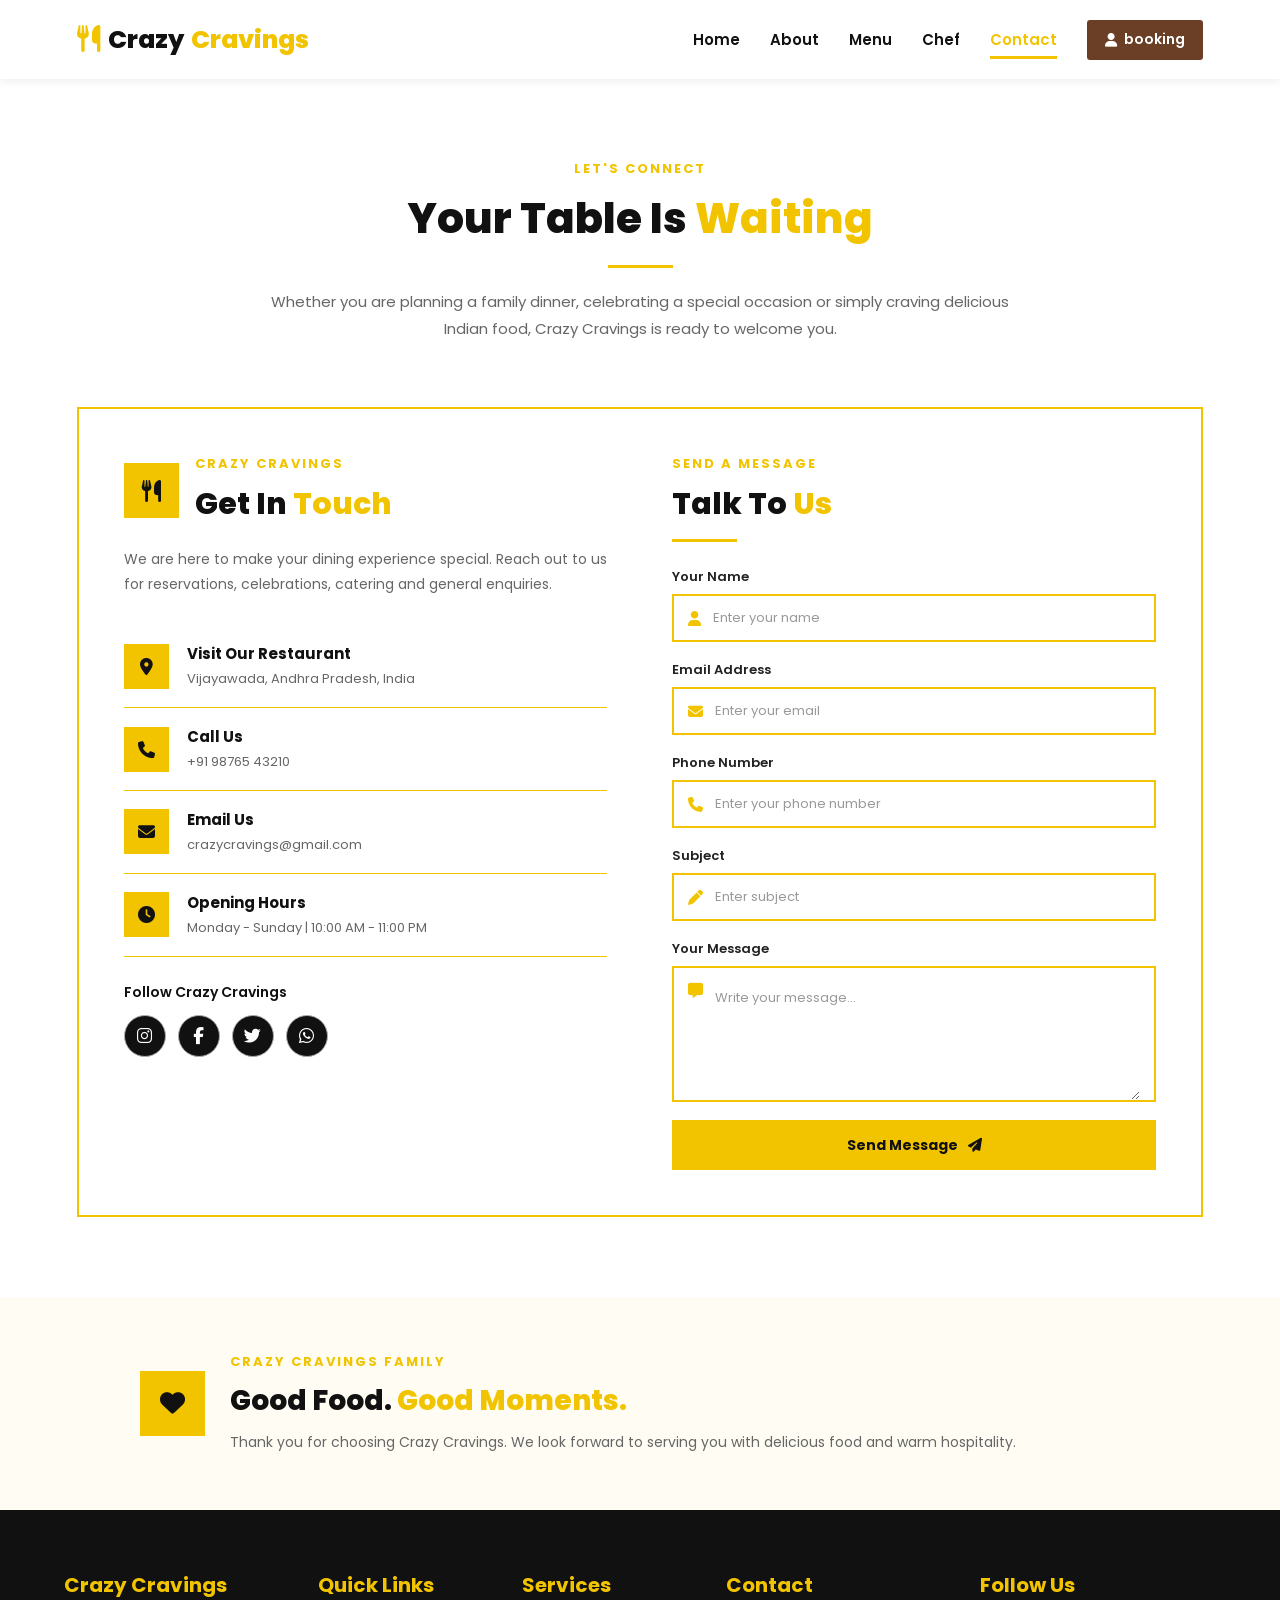
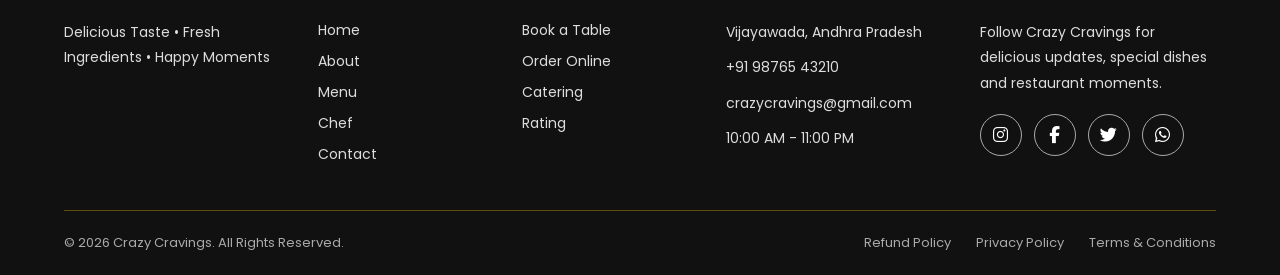
<file: contact.html>
<!DOCTYPE html>
<html lang="en">

<head>

    <meta charset="UTF-8">
    <meta name="viewport" content="width=device-width, initial-scale=1.0">

    <title>Crazy Cravings | Contact</title>

    <!-- GOOGLE FONT -->
    <link rel="preconnect" href="https://fonts.googleapis.com">
    <link rel="preconnect" href="https://fonts.gstatic.com" crossorigin>

    <link
        href="https://fonts.googleapis.com/css2?family=Poppins:wght@400;500;600;700;800&display=swap"
        rel="stylesheet">

    <!-- FONT AWESOME -->
    <link
        rel="stylesheet"
        href="https://cdnjs.cloudflare.com/ajax/libs/font-awesome/6.5.2/css/all.min.css">

    <!-- CSS -->
    <link rel="stylesheet" href="contact.css">

</head>


<body>

<div class="page-frame">


    <!-- =====================================================
         HEADER
         ===================================================== -->

    <header class="header">

        <!-- LOGO -->

        <a href="home.html" class="logo">

            <i class="fa-solid fa-utensils"></i>

            <span class="crazy">
                Crazy
            </span>

            <span class="cravings">
                Cravings
            </span>

        </a>


        <!-- DESKTOP NAVBAR -->

        <nav class="desktop-navbar">

            <a href="home.html">
                Home
            </a>

            <a href="about.html">
                About
            </a>

            <a href="/menu">
                Menu
            </a>

            <a href="chef.html">
                Chef
            </a>

            <a href="contact.html" class="active">
                Contact
            </a>

            <a href="booking.html" class="login-button">

                <i class="fa-solid fa-user"></i>

                booking

            </a>

        </nav>


        <!-- MOBILE BUTTON -->

        <button
            class="menu-button"
            id="menuButton"
            type="button"
            aria-label="Open Menu">

            <span></span>
            <span></span>
            <span></span>

        </button>

    </header>


    <!-- =====================================================
         MOBILE NAVBAR
         ===================================================== -->

    <nav class="mobile-navbar" id="mobileNavbar">

        <a href="home.html">
            Home
        </a>

        <a href="about.html">
            About
        </a>

        <a href="/menu">
            Menu
        </a>

        <a href="chef.html">
            Chef
        </a>

        <a href="contact.html" class="mobile-active">
            Contact
        </a>

        <a href="booking.html">

            <i class="fa-solid fa-user"></i>

            booking

        </a>

    </nav>


    <!-- =====================================================
         CONTACT INTRO
         ===================================================== -->

    <section class="contact-intro">

        <p class="section-small-title">
            LET'S CONNECT
        </p>

        <h2>
            Your Table Is <span>Waiting</span>
        </h2>

        <div class="heading-line"></div>

        <p class="intro-text">

            Whether you are planning a family dinner, celebrating
            a special occasion or simply craving delicious Indian
            food, Crazy Cravings is ready to welcome you.

        </p>

    </section>


    <!-- =====================================================
         CONTACT DETAILS
         SINGLE YELLOW BORDER AROUND FULL DETAILS PART
         ===================================================== -->

    <section class="contact-details-box">

        <div class="contact-details">


            <!-- ================= LEFT SIDE ================= -->

            <div class="contact-information">

                <div class="contact-title">

                    <span class="title-icon">

                        <i class="fa-solid fa-utensils"></i>

                    </span>

                    <div>

                        <p class="section-small-title">
                            CRAZY CRAVINGS
                        </p>

                        <h2>
                            Get In <span>Touch</span>
                        </h2>

                    </div>

                </div>


                <p class="contact-description">

                    We are here to make your dining experience
                    special. Reach out to us for reservations,
                    celebrations, catering and general enquiries.

                </p>


                <!-- LOCATION -->

                <div class="contact-card">

                    <div class="contact-icon">

                        <i class="fa-solid fa-location-dot"></i>

                    </div>

                    <div class="contact-card-content">

                        <h3>
                            Visit Our Restaurant
                        </h3>

                        <p>
                            Vijayawada, Andhra Pradesh, India
                        </p>

                    </div>

                </div>


                <!-- PHONE -->

                <div class="contact-card">

                    <div class="contact-icon">

                        <i class="fa-solid fa-phone"></i>

                    </div>

                    <div class="contact-card-content">

                        <h3>
                            Call Us
                        </h3>

                        <p>
                            +91 98765 43210
                        </p>

                    </div>

                </div>


                <!-- EMAIL -->

                <div class="contact-card">

                    <div class="contact-icon">

                        <i class="fa-solid fa-envelope"></i>

                    </div>

                    <div class="contact-card-content">

                        <h3>
                            Email Us
                        </h3>

                        <p>
                            crazycravings@gmail.com
                        </p>

                    </div>

                </div>


                <!-- OPENING HOURS -->

                <div class="contact-card">

                    <div class="contact-icon">

                        <i class="fa-solid fa-clock"></i>

                    </div>

                    <div class="contact-card-content">

                        <h3>
                            Opening Hours
                        </h3>

                        <p>
                            Monday - Sunday | 10:00 AM - 11:00 PM
                        </p>

                    </div>

                </div>


                <!-- SOCIAL -->

                <div class="contact-social">

                    <p>
                        Follow Crazy Cravings
                    </p>

                    <div class="social-icons">

                        <a href="#" aria-label="Instagram">
                            <i class="fa-brands fa-instagram"></i>
                        </a>

                        <a href="#" aria-label="Facebook">
                            <i class="fa-brands fa-facebook-f"></i>
                        </a>

                        <a href="#" aria-label="Twitter">
                            <i class="fa-brands fa-twitter"></i>
                        </a>

                        <a href="#" aria-label="WhatsApp">
                            <i class="fa-brands fa-whatsapp"></i>
                        </a>

                    </div>

                </div>

            </div>


            <!-- ================= RIGHT FORM ================= -->

            <div class="contact-form-box">

                <div class="form-heading">

                    <p class="section-small-title">
                        SEND A MESSAGE
                    </p>

                    <h2>
                        Talk To <span>Us</span>
                    </h2>

                    <div class="heading-line"></div>

                </div>


                <form id="contactForm">


                    <!-- NAME -->

                    <div class="input-group">

                        <label for="name">
                            Your Name
                        </label>

                        <div class="input-box">

                            <i class="fa-solid fa-user"></i>

                            <input
                                type="text"
                                id="name"
                                name="name"
                                placeholder="Enter your name"
                                required>

                        </div>

                    </div>


                    <!-- EMAIL -->

                    <div class="input-group">

                        <label for="email">
                            Email Address
                        </label>

                        <div class="input-box">

                            <i class="fa-solid fa-envelope"></i>

                            <input
                                type="email"
                                id="email"
                                name="email"
                                placeholder="Enter your email"
                                required>

                        </div>

                    </div>


                    <!-- PHONE -->

                    <div class="input-group">

                        <label for="phone">
                            Phone Number
                        </label>

                        <div class="input-box">

                            <i class="fa-solid fa-phone"></i>

                            <input
                                type="tel"
                                id="phone"
                                name="phone"
                                placeholder="Enter your phone number"
                                required>

                        </div>

                    </div>


                    <!-- SUBJECT -->

                    <div class="input-group">

                        <label for="subject">
                            Subject
                        </label>

                        <div class="input-box">

                            <i class="fa-solid fa-pen"></i>

                            <input
                                type="text"
                                id="subject"
                                name="subject"
                                placeholder="Enter subject"
                                required>

                        </div>

                    </div>


                    <!-- MESSAGE -->

                    <div class="input-group">

                        <label for="message">
                            Your Message
                        </label>

                        <div class="input-box textarea-box">

                            <i class="fa-solid fa-message"></i>

                            <textarea
                                id="message"
                                name="message"
                                placeholder="Write your message..."
                                rows="5"
                                required></textarea>

                        </div>

                    </div>


                    <!-- SUBMIT -->

                    <button
                        type="submit"
                        class="submit-button">

                        Send Message

                        <i class="fa-solid fa-paper-plane"></i>

                    </button>


                    <!-- SUCCESS -->

                    <p
                        id="successMessage"
                        class="success-message">

                        Your message has been sent successfully!

                    </p>

                </form>

            </div>

        </div>

    </section>


    <!-- =====================================================
         SPECIAL MESSAGE
         ===================================================== -->

    <section class="contact-message">

        <div class="message-content">

            <div class="message-icon">

                <i class="fa-solid fa-heart"></i>

            </div>

            <div>

                <p class="section-small-title">
                    CRAZY CRAVINGS FAMILY
                </p>

                <h2>
                    Good Food. <span>Good Moments.</span>
                </h2>

                <p>

                    Thank you for choosing Crazy Cravings.
                    We look forward to serving you with delicious
                    food and warm hospitality.

                </p>

            </div>

        </div>

    </section>


    <!-- =====================================================
         FOOTER
         ===================================================== -->

    
<footer class="footer">

    <div class="footer-container">

        <!-- FOOTER BRAND -->

        <div class="footer-box footer-brand">

            <h3>
                Crazy Cravings
            </h3>

            <p>
                Delicious Taste • Fresh Ingredients •
                Happy Moments
            </p>

        </div>


        <!-- QUICK LINKS -->

        <div class="footer-box">

            <h3>
                Quick Links
            </h3>

            <a href="home.html">
                Home
            </a>

            <a href="about.html">
                About
            </a>

            <a href="/menu">
                Menu
            </a>

            <a href="chef.html">
                Chef
            </a>

            <a href="contact.html">
                Contact
            </a>

        </div>


        <!-- SERVICES -->

        <div class="footer-box">

            <h3>
                Services
            </h3>

            <a href="booking.html">
                Book a Table
            </a>

            <a href="order.html">
                Order Online
            </a>

            <a href="booking.html">
                Catering
            </a>

            <a href="rating.html">
                Rating
            </a>

        </div>


        <!-- CONTACT -->

        <div class="footer-box">

            <h3>
                Contact
            </h3>

            <p>
                Vijayawada, Andhra Pradesh
            </p>

            <p>
                +91 98765 43210
            </p>

            <p>
                crazycravings@gmail.com
            </p>

            <p>
                10:00 AM - 11:00 PM
            </p>

        </div>


        <!-- FOLLOW US -->

        <div class="footer-box follow-box">

            <h3>
                Follow Us
            </h3>

            <p>
                Follow Crazy Cravings for delicious updates,
                special dishes and restaurant moments.
            </p>


            <!-- SOCIAL ICONS -->

            <div class="social-icons">

                <a href="#" aria-label="Instagram">
                    <i class="fa-brands fa-instagram"></i>
                </a>

                <a href="#" aria-label="Facebook">
                    <i class="fa-brands fa-facebook-f"></i>
                </a>

                <a href="#" aria-label="Twitter">
                    <i class="fa-brands fa-twitter"></i>
                </a>

                <a href="#" aria-label="WhatsApp">
                    <i class="fa-brands fa-whatsapp"></i>
                </a>

            </div>

        </div>

    </div>


    <!-- ================= FOOTER BOTTOM ================= -->

    <div class="footer-bottom">

        <div class="footer-copyright">

            <p>
                © 2026 Crazy Cravings.
                All Rights Reserved.
            </p>

        </div>


        <!-- RESOURCES -->


            <div class="resource-links">

                <a href="Refund.html">
                    Refund Policy
                </a>

                <a href="privacy.html">
                    Privacy Policy
                </a>

                <a href="Terms.html">
                    Terms &amp; Conditions
                </a>

            </div>

        </div>

    </div>

</footer>
    
    <!-- ================= JAVASCRIPT ================= -->

    <script>


const menuButton =
    document.getElementById("menuButton");

const mobileNavbar =
    document.getElementById("mobileNavbar");


menuButton.addEventListener("click", function () {

    mobileNavbar.classList.toggle("show");

    menuButton.classList.toggle("active");

});


const mobileLinks =
    mobileNavbar.querySelectorAll("a");


mobileLinks.forEach(function (link) {

    link.addEventListener("click", function () {

        mobileNavbar.classList.remove("show");

        menuButton.classList.remove("active");

    });

});


const contactForm =
    document.getElementById("contactForm");

const successMessage =
    document.getElementById("successMessage");


contactForm.addEventListener("submit", function (event) {

    event.preventDefault();

    successMessage.classList.add("show");

    contactForm.reset();

});

</script>


</body>

</html>
</file>
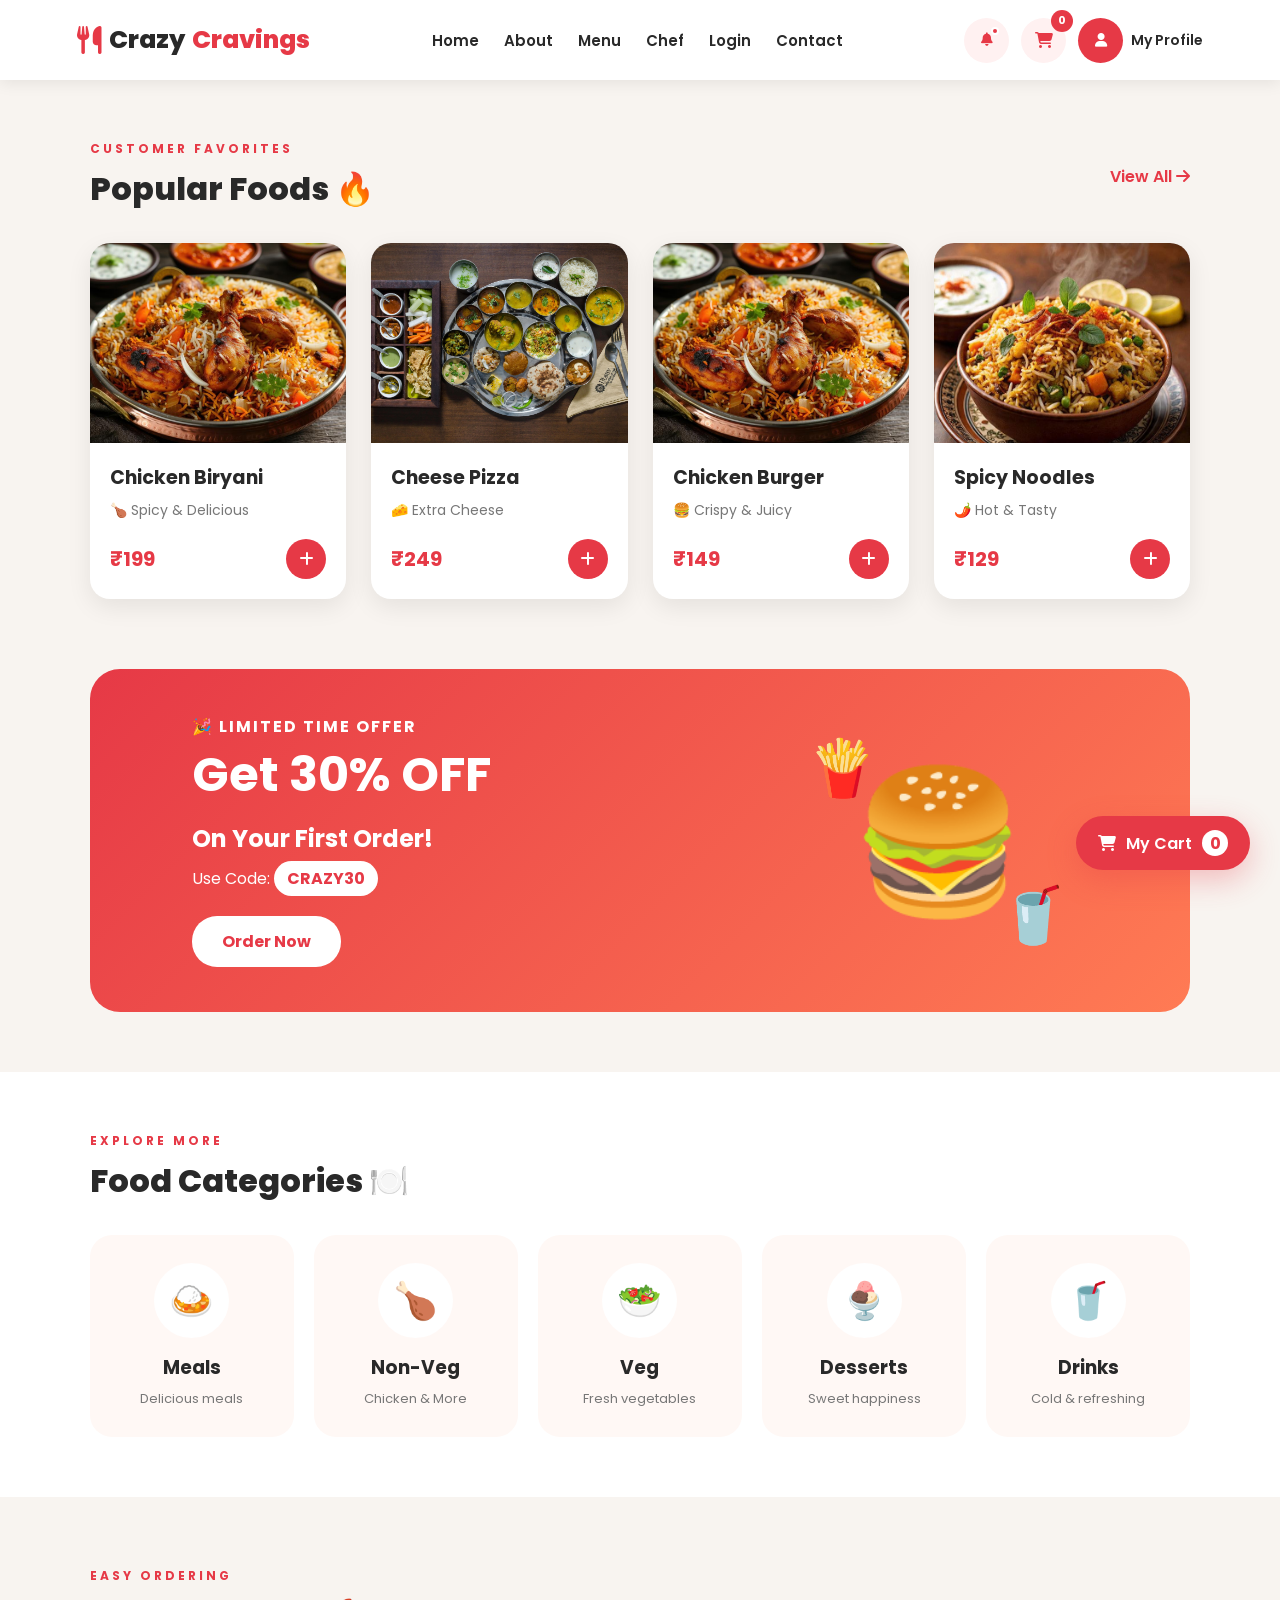
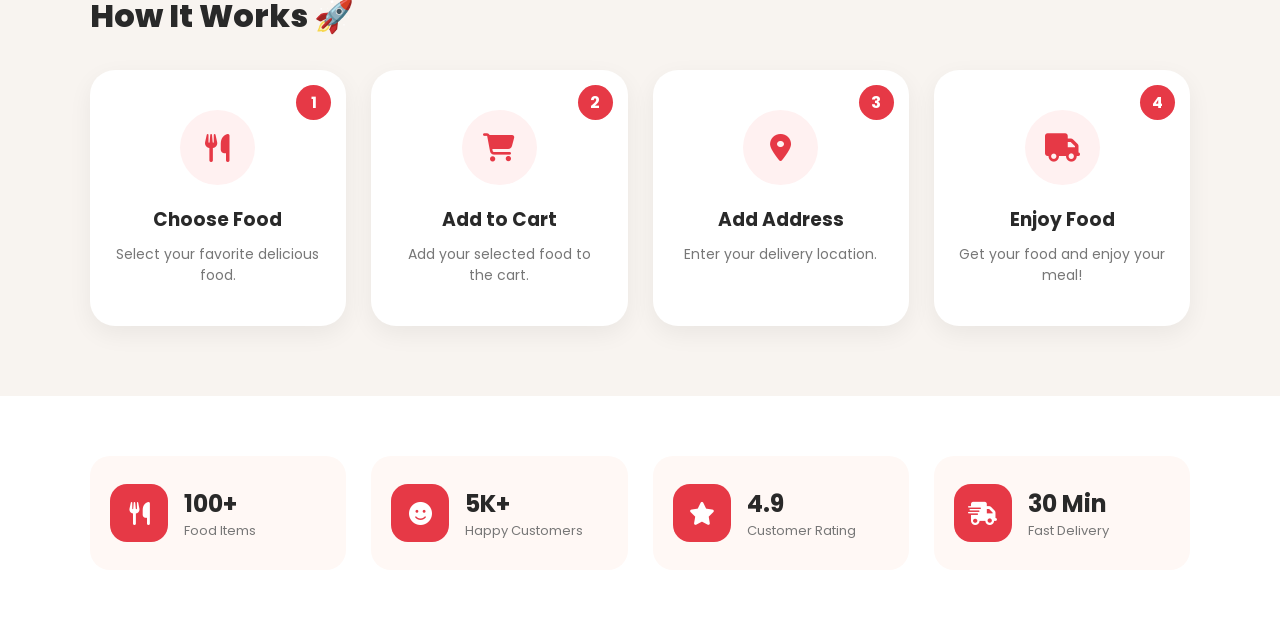
<file: dashboard.html>
<!DOCTYPE html>
<html lang="en">

<head>
    <meta charset="UTF-8">

    <meta name="viewport" content="width=device-width, initial-scale=1.0">

    <title>Crazy Cravings Dashboard</title>

    <!-- CSS -->
    <link rel="stylesheet" href="dashboard.css">

    <!-- Font Awesome -->
    <link rel="stylesheet"
        href="https://cdnjs.cloudflare.com/ajax/libs/font-awesome/6.5.2/css/all.min.css">

</head>


<body>


    <!-- ================= HEADER / NAVBAR ================= -->

    <header class="topbar">

        <!-- LOGO -->
        <a href="index.html" class="logo">

            <i class="fa-solid fa-utensils"></i>

            <span class="logo-black">Crazy</span>

            <span class="logo-red">Cravings</span>

        </a>


        <!-- NAVIGATION -->
        <nav class="navbar">

            <a href="home.html">home</a>

            <a href="about.html">about</a>

            <a href="/menu">menu</a>

            <a href="chef.html">chef</a>

            <a href="login.html">login</a>

            <a href="contact.html">contact</a>

        </nav>


        <!-- RIGHT SIDE ACTIONS -->
        <div class="top-actions">


            <!-- NOTIFICATION -->
            <button type="button" class="icon-btn">

                <i class="fa-solid fa-bell"></i>

                <span class="notification-dot"></span>

            </button>


            <!-- CART -->
            <a href="/menu" class="icon-btn cart-icon">

                <i class="fa-solid fa-cart-shopping"></i>

                <span class="cart-count">0</span>

            </a>


            <!-- PROFILE -->
            <a href="home.html" class="profile-btn">

                <div class="profile-circle">

                    <i class="fa-solid fa-user"></i>

                </div>

                <span>My Profile</span>

            </a>


        </div>

    </header>



    <!-- ================= MAIN DASHBOARD ================= -->

    <main class="dashboard">


        <!-- ================= POPULAR FOOD ================= -->

        <section class="popular-section">

            <div class="section-heading">

                <div>

                    <p class="mini-title">
                        CUSTOMER FAVORITES
                    </p>

                    <h2>
                        Popular Foods 🔥
                    </h2>

                </div>


                <a href="/menu" class="view-menu">

                    View All

                    <i class="fa-solid fa-arrow-right"></i>

                </a>

            </div>


            <!-- FOOD CARDS -->

            <div class="popular-container">


                <!-- CHICKEN BIRYANI -->

                <div class="food-card">

                    <img src="chicken-biryani.jpg"
                        alt="Chicken Biryani">

                    <div class="food-info">

                        <h3>Chicken Biryani</h3>

                        <p>🍗 Spicy & Delicious</p>


                        <div class="food-bottom">

                            <span>₹199</span>

                            <a href="/menu">

                                <i class="fa-solid fa-plus"></i>

                            </a>

                        </div>

                    </div>

                </div>


                <!-- PIZZA -->

                <div class="food-card">

                    <img src="food.jpg"
                        alt="Cheese Pizza">

                    <div class="food-info">

                        <h3>Cheese Pizza</h3>

                        <p>🧀 Extra Cheese</p>


                        <div class="food-bottom">

                            <span>₹249</span>

                            <a href="/menu">

                                <i class="fa-solid fa-plus"></i>

                            </a>

                        </div>

                    </div>

                </div>


                <!-- BURGER -->

                <div class="food-card">

                    <img src="chicken-biryani.jpg"
                        alt="Chicken Burger">

                    <div class="food-info">

                        <h3>Chicken Burger</h3>

                        <p>🍔 Crispy & Juicy</p>


                        <div class="food-bottom">

                            <span>₹149</span>

                            <a href="/menu">

                                <i class="fa-solid fa-plus"></i>

                            </a>

                        </div>

                    </div>

                </div>


                <!-- NOODLES -->

                <div class="food-card">

                    <img src="fry.rice.jpg"
                        alt="Spicy Noodles">

                    <div class="food-info">

                        <h3>Spicy Noodles</h3>

                        <p>🌶️ Hot & Tasty</p>


                        <div class="food-bottom">

                            <span>₹129</span>

                            <a href="/menu">

                                <i class="fa-solid fa-plus"></i>

                            </a>

                        </div>

                    </div>

                </div>


            </div>

        </section>



        <!-- ================= SPECIAL OFFER ================= -->

        <section class="special-offer">


            <div class="offer-content">

                <p>🎉 LIMITED TIME OFFER</p>

                <h2>Get 30% OFF</h2>

                <h3>On Your First Order!</h3>

                <span>
                    Use Code:
                    <b>CRAZY30</b>
                </span>

                <br><br>

                <a href="/menu">
                    Order Now
                </a>

            </div>


            <div class="offer-image">

                <div class="big-food-icon">
                    🍔
                </div>

                <div class="small-food-icon">
                    🍟
                </div>

                <div class="small-drink-icon">
                    🥤
                </div>

            </div>


        </section>



        <!-- ================= FOOD CATEGORIES ================= -->

        <section class="category-section">


            <div class="section-heading">

                <div>

                    <p class="mini-title">
                        EXPLORE MORE
                    </p>

                    <h2>
                        Food Categories 🍽️
                    </h2>

                </div>

            </div>


            <div class="category-container">


                <!-- MEALS -->
                <a href="/menu" class="category-card">

                    <div class="category-icon">
                        🍛
                    </div>

                    <h3>Meals</h3>

                    <p>Delicious meals</p>

                </a>


                <!-- NON VEG -->
                <a href="/menu" class="category-card">

                    <div class="category-icon">
                        🍗
                    </div>

                    <h3>Non-Veg</h3>

                    <p>Chicken & More</p>

                </a>


                <!-- VEG -->
                <a href="/menu" class="category-card">

                    <div class="category-icon">
                        🥗
                    </div>

                    <h3>Veg</h3>

                    <p>Fresh vegetables</p>

                </a>


                <!-- DESSERTS -->
                <a href="/menu" class="category-card">

                    <div class="category-icon">
                        🍨
                    </div>

                    <h3>Desserts</h3>

                    <p>Sweet happiness</p>

                </a>


                <!-- DRINKS -->
                <a href="/menu" class="category-card">

                    <div class="category-icon">
                        🥤
                    </div>

                    <h3>Drinks</h3>

                    <p>Cold & refreshing</p>

                </a>


            </div>

        </section>



        <!-- ================= HOW IT WORKS ================= -->

        <section class="order-section">


            <div class="section-heading">

                <div>

                    <p class="mini-title">
                        EASY ORDERING
                    </p>

                    <h2>
                        How It Works 🚀
                    </h2>

                </div>

            </div>


            <div class="steps-container">


                <!-- STEP 1 -->
                <div class="step-card">

                    <div class="step-number">
                        1
                    </div>

                    <i class="fa-solid fa-utensils"></i>

                    <h3>Choose Food</h3>

                    <p>
                        Select your favorite delicious food.
                    </p>

                </div>


                <!-- STEP 2 -->
                <div class="step-card">

                    <div class="step-number">
                        2
                    </div>

                    <i class="fa-solid fa-cart-shopping"></i>

                    <h3>Add to Cart</h3>

                    <p>
                        Add your selected food to the cart.
                    </p>

                </div>


                <!-- STEP 3 -->
                <div class="step-card">

                    <div class="step-number">
                        3
                    </div>

                    <i class="fa-solid fa-location-dot"></i>

                    <h3>Add Address</h3>

                    <p>
                        Enter your delivery location.
                    </p>

                </div>


                <!-- STEP 4 -->
                <div class="step-card">

                    <div class="step-number">
                        4
                    </div>

                    <i class="fa-solid fa-truck"></i>

                    <h3>Enjoy Food</h3>

                    <p>
                        Get your food and enjoy your meal!
                    </p>

                </div>


            </div>

        </section>



        <!-- ================= QUICK STATS ================= -->

        <section class="quick-stats">


            <!-- FOOD ITEMS -->
            <div class="quick-stat-card">

                <i class="fa-solid fa-utensils"></i>

                <div>

                    <h2>100+</h2>

                    <p>Food Items</p>

                </div>

            </div>


            <!-- HAPPY CUSTOMERS -->
            <div class="quick-stat-card">

                <i class="fa-solid fa-face-smile"></i>

                <div>

                    <h2>5K+</h2>

                    <p>Happy Customers</p>

                </div>

            </div>


            <!-- RATING -->
            <div class="quick-stat-card">

                <i class="fa-solid fa-star"></i>

                <div>

                    <h2>4.9</h2>

                    <p>Customer Rating</p>

                </div>

            </div>


            <!-- DELIVERY -->
            <div class="quick-stat-card">

                <i class="fa-solid fa-truck-fast"></i>

                <div>

                    <h2>30 Min</h2>

                    <p>Fast Delivery</p>

                </div>

            </div>


        </section>


    </main>



    <!-- ================= FLOATING CART ================= -->

    <a href="/menu" class="floating-cart">

        <i class="fa-solid fa-cart-shopping"></i>

        <span>My Cart</span>

        <b>0</b>

    </a>


</body>

</html>
</file>
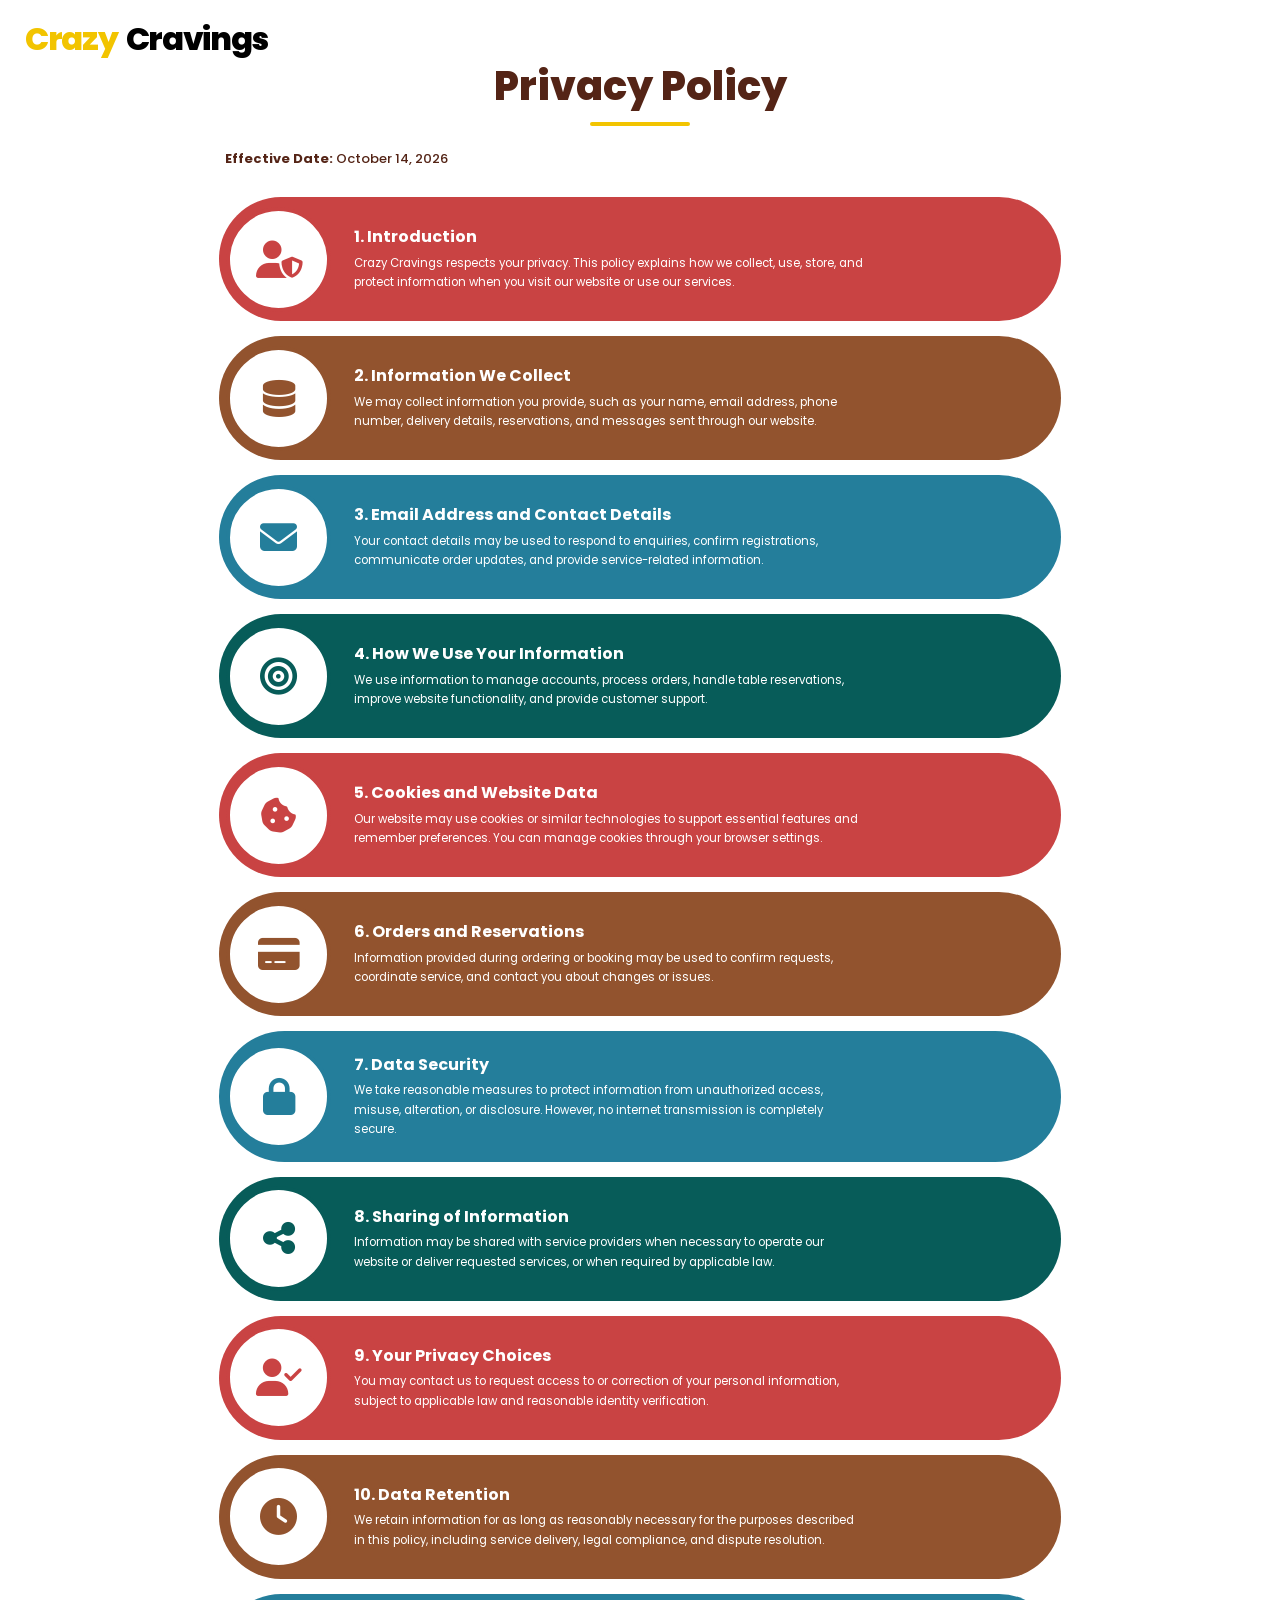
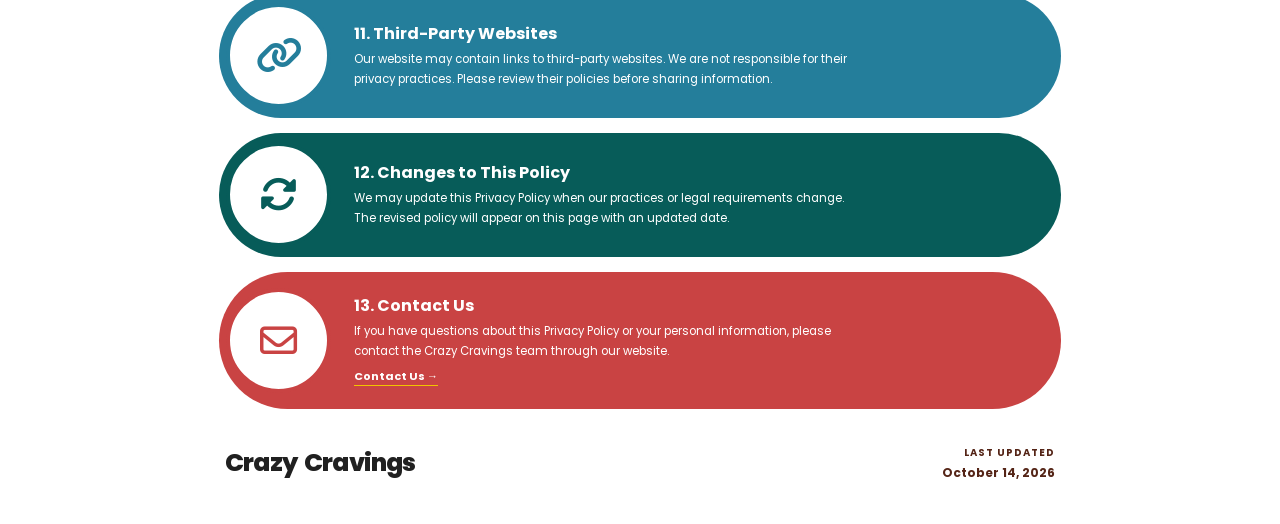
<file: privacy.html>
<!DOCTYPE html>
<html lang="en">
<head>
    <meta charset="UTF-8">
    <meta name="viewport" content="width=device-width, initial-scale=1.0">

    <title>Crazy Cravings | Privacy Policy</title>

    <link rel="stylesheet" href="privacy.css">

    <link href="https://fonts.googleapis.com/css2?family=Poppins:wght@400;500;600;700;800&display=swap" rel="stylesheet">

    <link rel="stylesheet"
          href="https://cdnjs.cloudflare.com/ajax/libs/font-awesome/6.5.2/css/all.min.css">
</head>

<body>

<main class="privacy-page">

    <!-- Brand and Heading -->
    <header class="page-header">

        <div class="brand">
            <span class="crazy">Crazy</span>
            <span class="cravings">Cravings</span>
        </div>

        <h1>Privacy Policy</h1>

        <p class="effective-date">
            <span>Effective Date:</span> October 14, 2026
        </p>

    </header>

    <!-- Privacy Policy Sections -->

    <section class="privacy-list">

        <article class="policy-item red">
            <div class="icon-circle">
                <i class="fa-solid fa-user-shield"></i>
            </div>
            <div class="policy-text">
                <h2>1. Introduction</h2>
                <p>
                    Crazy Cravings respects your privacy. This policy explains
                    how we collect, use, store, and protect information when
                    you visit our website or use our services.
                </p>
            </div>
        </article>

        <article class="policy-item brown">
            <div class="icon-circle">
                <i class="fa-solid fa-database"></i>
            </div>
            <div class="policy-text">
                <h2>2. Information We Collect</h2>
                <p>
                    We may collect information you provide, such as your name,
                    email address, phone number, delivery details, reservations,
                    and messages sent through our website.
                </p>
            </div>
        </article>

        <article class="policy-item blue">
            <div class="icon-circle">
                <i class="fa-solid fa-envelope"></i>
            </div>
            <div class="policy-text">
                <h2>3. Email Address and Contact Details</h2>
                <p>
                    Your contact details may be used to respond to enquiries,
                    confirm registrations, communicate order updates, and
                    provide service-related information.
                </p>
            </div>
        </article>

        <article class="policy-item teal">
            <div class="icon-circle">
                <i class="fa-solid fa-bullseye"></i>
            </div>
            <div class="policy-text">
                <h2>4. How We Use Your Information</h2>
                <p>
                    We use information to manage accounts, process orders,
                    handle table reservations, improve website functionality,
                    and provide customer support.
                </p>
            </div>
        </article>

        <article class="policy-item red">
            <div class="icon-circle">
                <i class="fa-solid fa-cookie-bite"></i>
            </div>
            <div class="policy-text">
                <h2>5. Cookies and Website Data</h2>
                <p>
                    Our website may use cookies or similar technologies to
                    support essential features and remember preferences.
                    You can manage cookies through your browser settings.
                </p>
            </div>
        </article>

        <article class="policy-item brown">
            <div class="icon-circle">
                <i class="fa-solid fa-credit-card"></i>
            </div>
            <div class="policy-text">
                <h2>6. Orders and Reservations</h2>
                <p>
                    Information provided during ordering or booking may be
                    used to confirm requests, coordinate service, and contact
                    you about changes or issues.
                </p>
            </div>
        </article>

        <article class="policy-item blue">
            <div class="icon-circle">
                <i class="fa-solid fa-lock"></i>
            </div>
            <div class="policy-text">
                <h2>7. Data Security</h2>
                <p>
                    We take reasonable measures to protect information from
                    unauthorized access, misuse, alteration, or disclosure.
                    However, no internet transmission is completely secure.
                </p>
            </div>
        </article>

        <article class="policy-item teal">
            <div class="icon-circle">
                <i class="fa-solid fa-share-nodes"></i>
            </div>
            <div class="policy-text">
                <h2>8. Sharing of Information</h2>
                <p>
                    Information may be shared with service providers when
                    necessary to operate our website or deliver requested
                    services, or when required by applicable law.
                </p>
            </div>
        </article>

        <article class="policy-item red">
            <div class="icon-circle">
                <i class="fa-solid fa-user-check"></i>
            </div>
            <div class="policy-text">
                <h2>9. Your Privacy Choices</h2>
                <p>
                    You may contact us to request access to or correction of
                    your personal information, subject to applicable law and
                    reasonable identity verification.
                </p>
            </div>
        </article>

        <article class="policy-item brown">
            <div class="icon-circle">
                <i class="fa-solid fa-clock"></i>
            </div>
            <div class="policy-text">
                <h2>10. Data Retention</h2>
                <p>
                    We retain information for as long as reasonably necessary
                    for the purposes described in this policy, including
                    service delivery, legal compliance, and dispute resolution.
                </p>
            </div>
        </article>

        <article class="policy-item blue">
            <div class="icon-circle">
                <i class="fa-solid fa-link"></i>
            </div>
            <div class="policy-text">
                <h2>11. Third-Party Websites</h2>
                <p>
                    Our website may contain links to third-party websites.
                    We are not responsible for their privacy practices.
                    Please review their policies before sharing information.
                </p>
            </div>
        </article>

        <article class="policy-item teal">
            <div class="icon-circle">
                <i class="fa-solid fa-rotate"></i>
            </div>
            <div class="policy-text">
                <h2>12. Changes to This Policy</h2>
                <p>
                    We may update this Privacy Policy when our practices or
                    legal requirements change. The revised policy will appear
                    on this page with an updated date.
                </p>
            </div>
        </article>

        <article class="policy-item red">
            <div class="icon-circle">
                <i class="fa-regular fa-envelope"></i>
            </div>
            <div class="policy-text">
                <h2>13. Contact Us</h2>
                <p>
                    If you have questions about this Privacy Policy or your
                    personal information, please contact the Crazy Cravings
                    team through our website.
                </p>
                <a href="contact.html" class="contact-link">Contact Us →</a>
            </div>
        </article>

    </section>

    <!-- Footer and Last Updated Date -->
    <footer class="page-footer">

        <div class="footer-brand">
            <span class="crazy">Crazy</span>
            <span class="cravings">Cravings</span>
        </div>

        <div class="last-updated">
            <span>Last Updated</span>
            <strong>October 14, 2026</strong>
        </div>

    </footer>

</main>

</body>
</html>
</file>
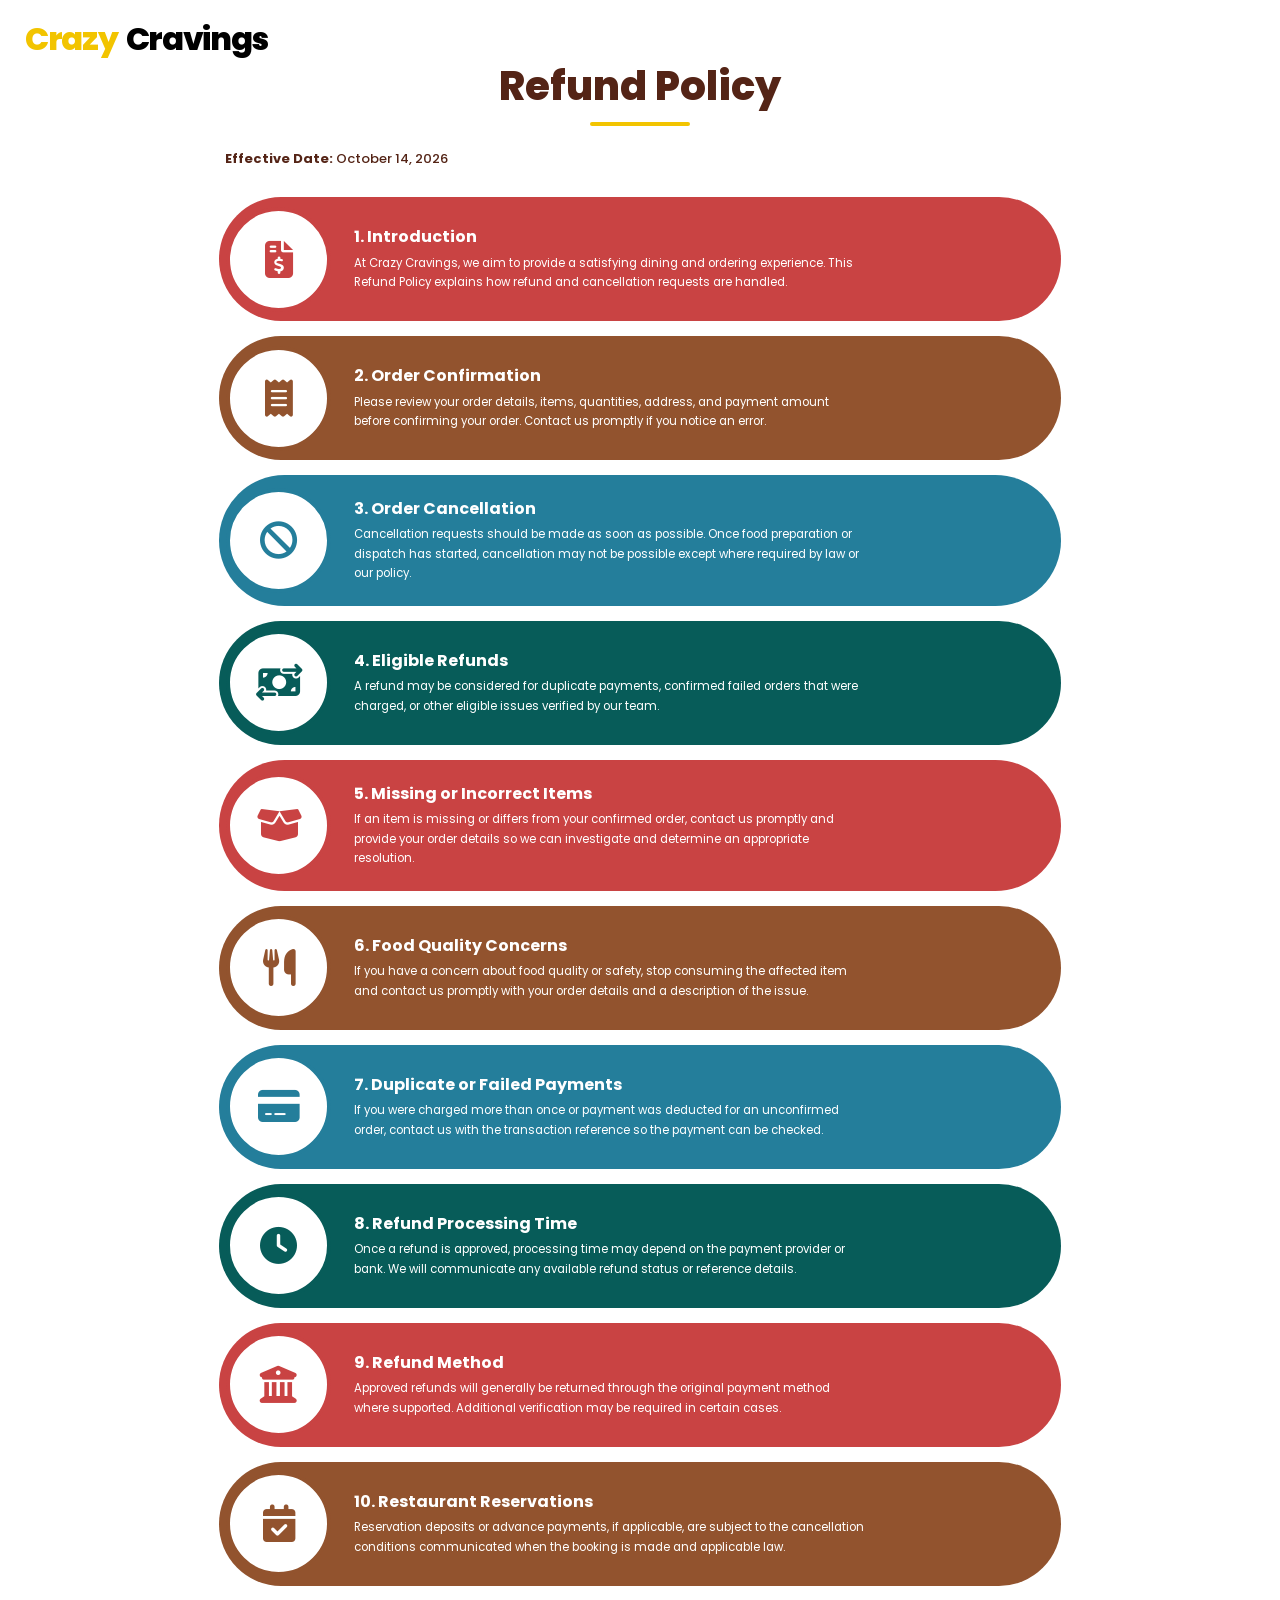
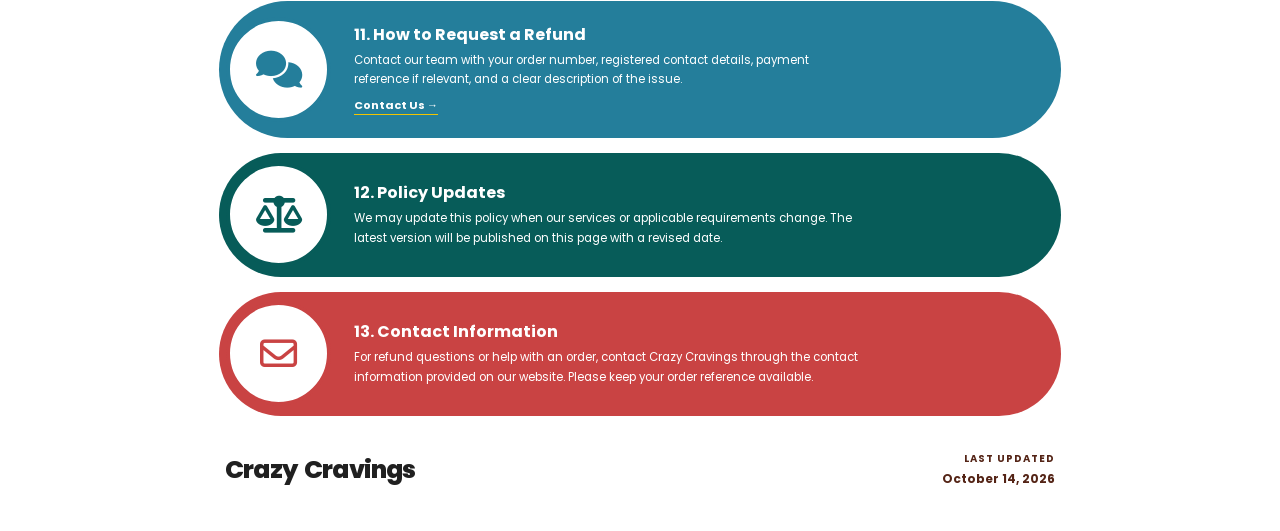
<file: Refund.html>
<!DOCTYPE html>
<html lang="en">
<head>
    <meta charset="UTF-8">
    <meta name="viewport" content="width=device-width, initial-scale=1.0">

    <title>Crazy Cravings | Refund Policy</title>

    <link rel="stylesheet" href="Refund.css">

    <link href="https://fonts.googleapis.com/css2?family=Poppins:wght@400;500;600;700;800&display=swap" rel="stylesheet">

    <link rel="stylesheet"
          href="https://cdnjs.cloudflare.com/ajax/libs/font-awesome/6.5.2/css/all.min.css">
</head>

<body>

<main class="refund-page">

    <!-- Brand and Heading -->
    <header class="page-header">

        <div class="brand">
            <span class="crazy">Crazy</span>
            <span class="cravings">Cravings</span>
        </div>

        <h1>Refund Policy</h1>

        <p class="effective-date">
            <span>Effective Date:</span> October 14, 2026
        </p>

    </header>

    <!-- Refund Policy: 13 Sections -->

    <section class="refund-list">

        <article class="policy-item red">
            <div class="icon-circle">
                <i class="fa-solid fa-file-invoice-dollar"></i>
            </div>
            <div class="policy-text">
                <h2>1. Introduction</h2>
                <p>
                    At Crazy Cravings, we aim to provide a satisfying dining
                    and ordering experience. This Refund Policy explains how
                    refund and cancellation requests are handled.
                </p>
            </div>
        </article>

        <article class="policy-item brown">
            <div class="icon-circle">
                <i class="fa-solid fa-receipt"></i>
            </div>
            <div class="policy-text">
                <h2>2. Order Confirmation</h2>
                <p>
                    Please review your order details, items, quantities,
                    address, and payment amount before confirming your order.
                    Contact us promptly if you notice an error.
                </p>
            </div>
        </article>

        <article class="policy-item blue">
            <div class="icon-circle">
                <i class="fa-solid fa-ban"></i>
            </div>
            <div class="policy-text">
                <h2>3. Order Cancellation</h2>
                <p>
                    Cancellation requests should be made as soon as possible.
                    Once food preparation or dispatch has started, cancellation
                    may not be possible except where required by law or our policy.
                </p>
            </div>
        </article>

        <article class="policy-item teal">
            <div class="icon-circle">
                <i class="fa-solid fa-money-bill-transfer"></i>
            </div>
            <div class="policy-text">
                <h2>4. Eligible Refunds</h2>
                <p>
                    A refund may be considered for duplicate payments,
                    confirmed failed orders that were charged, or other
                    eligible issues verified by our team.
                </p>
            </div>
        </article>

        <article class="policy-item red">
            <div class="icon-circle">
                <i class="fa-solid fa-box-open"></i>
            </div>
            <div class="policy-text">
                <h2>5. Missing or Incorrect Items</h2>
                <p>
                    If an item is missing or differs from your confirmed order,
                    contact us promptly and provide your order details so we
                    can investigate and determine an appropriate resolution.
                </p>
            </div>
        </article>

        <article class="policy-item brown">
            <div class="icon-circle">
                <i class="fa-solid fa-utensils"></i>
            </div>
            <div class="policy-text">
                <h2>6. Food Quality Concerns</h2>
                <p>
                    If you have a concern about food quality or safety, stop
                    consuming the affected item and contact us promptly with
                    your order details and a description of the issue.
                </p>
            </div>
        </article>

        <article class="policy-item blue">
            <div class="icon-circle">
                <i class="fa-solid fa-credit-card"></i>
            </div>
            <div class="policy-text">
                <h2>7. Duplicate or Failed Payments</h2>
                <p>
                    If you were charged more than once or payment was deducted
                    for an unconfirmed order, contact us with the transaction
                    reference so the payment can be checked.
                </p>
            </div>
        </article>

        <article class="policy-item teal">
            <div class="icon-circle">
                <i class="fa-solid fa-clock"></i>
            </div>
            <div class="policy-text">
                <h2>8. Refund Processing Time</h2>
                <p>
                    Once a refund is approved, processing time may depend on
                    the payment provider or bank. We will communicate any
                    available refund status or reference details.
                </p>
            </div>
        </article>

        <article class="policy-item red">
            <div class="icon-circle">
                <i class="fa-solid fa-building-columns"></i>
            </div>
            <div class="policy-text">
                <h2>9. Refund Method</h2>
                <p>
                    Approved refunds will generally be returned through the
                    original payment method where supported. Additional
                    verification may be required in certain cases.
                </p>
            </div>
        </article>

        <article class="policy-item brown">
            <div class="icon-circle">
                <i class="fa-solid fa-calendar-check"></i>
            </div>
            <div class="policy-text">
                <h2>10. Restaurant Reservations</h2>
                <p>
                    Reservation deposits or advance payments, if applicable,
                    are subject to the cancellation conditions communicated
                    when the booking is made and applicable law.
                </p>
            </div>
        </article>

        <article class="policy-item blue">
            <div class="icon-circle">
                <i class="fa-solid fa-comments"></i>
            </div>
            <div class="policy-text">
                <h2>11. How to Request a Refund</h2>
                <p>
                    Contact our team with your order number, registered
                    contact details, payment reference if relevant, and a
                    clear description of the issue.
                </p>
                <a href="contact.html" class="contact-link">Contact Us →</a>
            </div>
        </article>

        <article class="policy-item teal">
            <div class="icon-circle">
                <i class="fa-solid fa-scale-balanced"></i>
            </div>
            <div class="policy-text">
                <h2>12. Policy Updates</h2>
                <p>
                    We may update this policy when our services or applicable
                    requirements change. The latest version will be published
                    on this page with a revised date.
                </p>
            </div>
        </article>

        <article class="policy-item red">
            <div class="icon-circle">
                <i class="fa-regular fa-envelope"></i>
            </div>
            <div class="policy-text">
                <h2>13. Contact Information</h2>
                <p>
                    For refund questions or help with an order, contact
                    Crazy Cravings through the contact information provided
                    on our website. Please keep your order reference available.
                </p>
            </div>
        </article>

    </section>

    <!-- Footer -->
    <footer class="page-footer">

        <div class="footer-brand">
            <span class="crazy">Crazy</span>
            <span class="cravings">Cravings</span>
        </div>

        <div class="last-updated">
            <span>Last Updated</span>
            <strong>October 14, 2026</strong>
        </div>

    </footer>

</main>

</body>
</html>
</file>
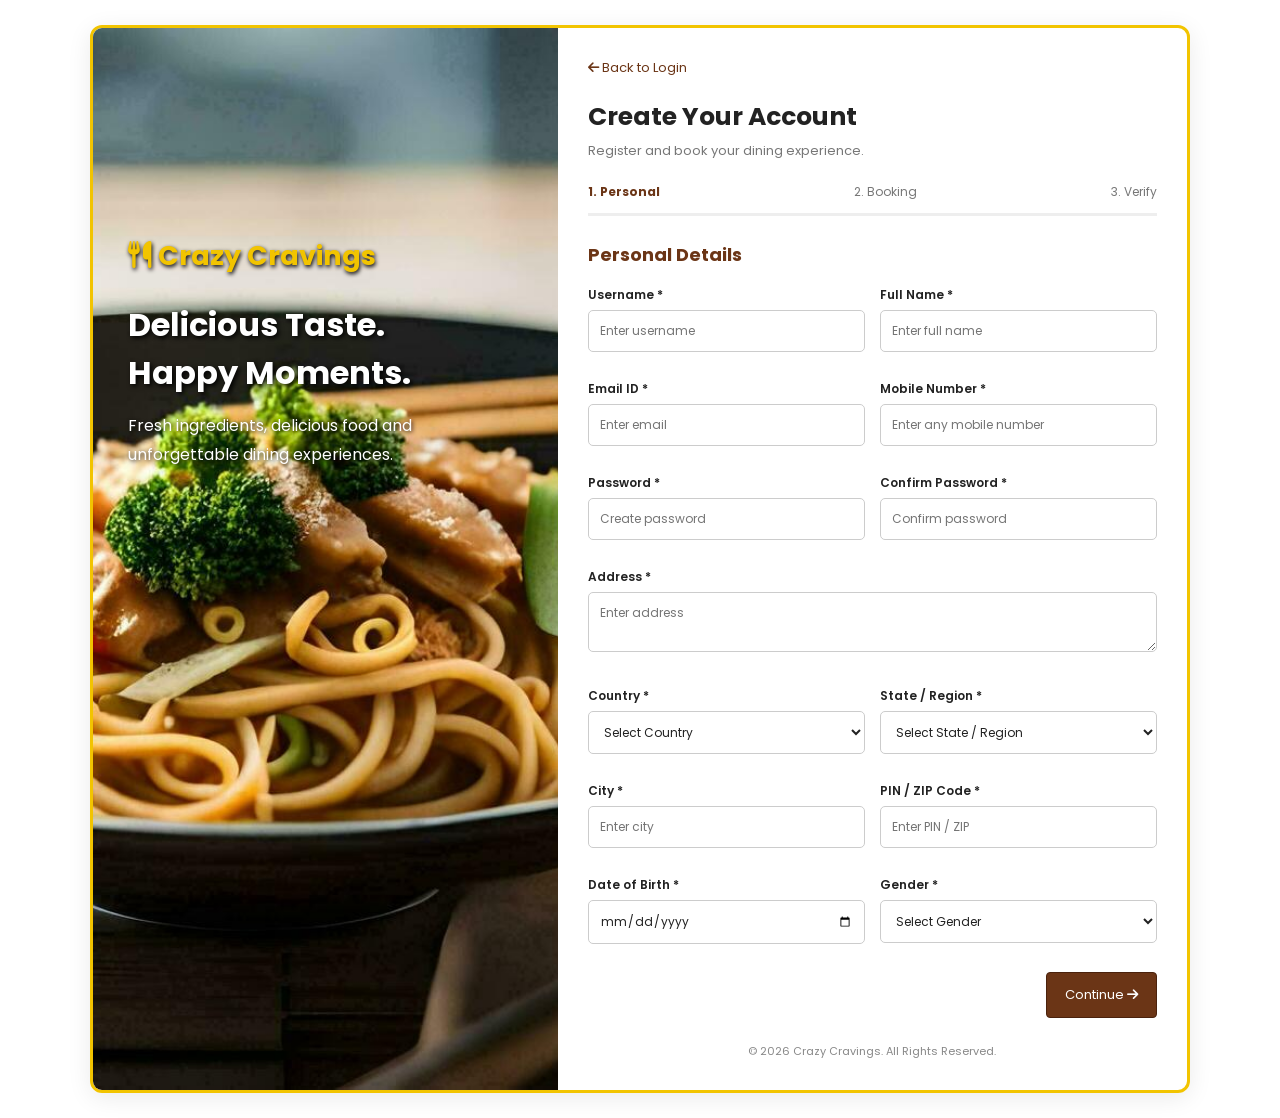
<file: register.html>
<!DOCTYPE html>
<html lang="en">
<head>
    <meta charset="UTF-8">
    <meta name="viewport" content="width=device-width, initial-scale=1.0">

    <title>Crazy Cravings | Register</title>

    <link rel="stylesheet" href="register.css">

    <link href="https://fonts.googleapis.com/css2?family=Poppins:wght@400;500;600;700&display=swap" rel="stylesheet">

    <link rel="stylesheet"
          href="https://cdnjs.cloudflare.com/ajax/libs/font-awesome/6.5.2/css/all.min.css">
</head>

<body>

<div class="container">

    <!-- LEFT SIDE IMAGE -->
    <div class="left">
        <img src="chinese.jpg" alt="Crazy Cravings Food"
             onerror="this.style.display='none'">

        <div class="overlay">
            <div class="logo">
                <i class="fa-solid fa-utensils"></i>
                Crazy Cravings
            </div>

            <h1>Delicious Taste.<br>Happy Moments.</h1>

            <p>
                Fresh ingredients, delicious food and unforgettable
                dining experiences.
            </p>
        </div>
    </div>

    <!-- RIGHT SIDE FORM -->
    <div class="right">

        <div class="top">
            <a href="login.html">
                <i class="fa-solid fa-arrow-left"></i> Back to Login
            </a>
        </div>

        <h2>Create Your Account</h2>
        <p class="subtitle">Register and book your dining experience.</p>

        <!-- PROGRESS -->
        <div class="progress">
            <span id="p1" class="active">1. Personal</span>
            <span id="p2">2. Booking</span>
            <span id="p3">3. Verify</span>
        </div>

        <form id="registrationForm" onsubmit="return false;">

            <!-- STEP 1 -->
            <section class="page active" id="page1">

                <h3>Personal Details</h3>

                <div class="grid">

                    <div class="group">
                        <label for="username">Username *</label>
                        <input id="username" required placeholder="Enter username">
                    </div>

                    <div class="group">
                        <label for="fullname">Full Name *</label>
                        <input id="fullname" required placeholder="Enter full name">
                    </div>

                    <div class="group">
                        <label for="email">Email ID *</label>
                        <input id="email" type="email" required placeholder="Enter email">
                    </div>

                    <div class="group">
                        <label for="phone">Mobile Number *</label>
                        <input id="phone" type="tel" inputmode="numeric"
                               maxlength="15" required
                               placeholder="Enter any mobile number">
                    </div>

                    <div class="group">
                        <label for="password">Password *</label>
                        <input id="password" type="password" minlength="6"
                               required placeholder="Create password">
                    </div>

                    <div class="group">
                        <label for="confirmPassword">Confirm Password *</label>
                        <input id="confirmPassword" type="password"
                               required placeholder="Confirm password">
                    </div>

                    <div class="group full">
                        <label for="address">Address *</label>
                        <textarea id="address" required rows="2"
                                  placeholder="Enter address"></textarea>
                    </div>

                    <div class="group">
                        <label for="country">Country *</label>
                        <select id="country" required>
                            <option value="">Select Country</option>
                            <option>India</option>
                            <option>United States</option>
                            <option>United Kingdom</option>
                            <option>Australia</option>
                            <option>Canada</option>
                            <option>United Arab Emirates</option>
                            <option>Singapore</option>
                            <option>Other</option>
                        </select>
                    </div>

                    <div class="group">
                        <label for="state">State / Region *</label>
                        <select id="state" required>
                            <option value="">Select State / Region</option>
                        </select>
                    </div>

                    <div class="group">
                        <label for="city">City *</label>
                        <input id="city" required placeholder="Enter city">
                    </div>

                    <div class="group">
                        <label for="pincode">PIN / ZIP Code *</label>
                        <input id="pincode" required maxlength="12"
                               placeholder="Enter PIN / ZIP">
                    </div>

                    <div class="group">
                        <label for="dob">Date of Birth *</label>
                        <input id="dob" type="date" required>
                    </div>

                    <div class="group">
                        <label for="gender">Gender *</label>
                        <select id="gender" required>
                            <option value="">Select Gender</option>
                            <option>Female</option>
                            <option>Male</option>
                            <option>Other</option>
                            <option>Prefer not to say</option>
                        </select>
                    </div>

                </div>

                <p class="message" id="msg1"></p>

                <div class="actions">
                    <span></span>
                    <button type="button" onclick="nextBooking()">
                        Continue <i class="fa-solid fa-arrow-right"></i>
                    </button>
                </div>

            </section>

            <!-- STEP 2 -->
            <section class="page" id="page2">

                <h3>Dining & Booking Details</h3>

                <div class="grid">

                    <div class="group">
                        <label for="members">Number of Members *</label>
                        <input id="members" type="number" min="1" max="100" required>
                    </div>

                    <div class="group">
                        <label for="bookingDate">Booking Date *</label>
                        <input id="bookingDate" type="date" required>
                    </div>

                    <div class="group">
                        <label for="session">Preferred Session *</label>
                        <select id="session" required>
                            <option value="">Select Session</option>
                            <option>Morning</option>
                            <option>Afternoon</option>
                            <option>Evening</option>
                            <option>Night</option>
                        </select>
                    </div>

                    <div class="group">
                        <label for="bookingTime">Preferred Time *</label>
                        <select id="bookingTime" required>
                            <option value="">Select Time</option>
                        </select>
                    </div>

                    <div class="group">
                        <label for="occasion">Event / Occasion</label>
                        <select id="occasion">
                            <option>Regular Dining</option>
                            <option>Birthday</option>
                            <option>Anniversary</option>
                            <option>Family Function</option>
                            <option>Friends Get-together</option>
                            <option>Business Meeting</option>
                            <option>Other</option>
                        </select>
                    </div>

                    <div class="group">
                        <label for="diningArea">Dining Area *</label>
                        <select id="diningArea" required>
                            <option value="">Select Area</option>
                            <option>Ground Floor</option>
                            <option>Upper Floor</option>
                            <option>Indoor</option>
                            <option>Outdoor</option>
                            <option>Window Side</option>
                            <option>Private Party Area</option>
                            <option>No Preference</option>
                        </select>
                    </div>

                    <div class="group full">
                        <label for="foodPreference">Food Preference *</label>
                        <select id="foodPreference" required>
                            <option value="">Select Preference</option>
                            <option>Vegetarian</option>
                            <option>Non-Vegetarian</option>
                            <option>Both Vegetarian and Non-Vegetarian</option>
                            <option>Vegan</option>
                        </select>
                    </div>

                    <div class="group full">
                        <label for="specialRequests">Special Requests</label>
                        <textarea id="specialRequests" rows="2"
                                  placeholder="Any special requests?"></textarea>
                    </div>

                    <div class="group full">
                        <label for="foodReview">How do you feel about our food?</label>
                        <textarea id="foodReview" rows="2"
                                  placeholder="Your food review"></textarea>
                    </div>

                    <div class="group full">
                        <label for="serviceReview">How was our service?</label>
                        <textarea id="serviceReview" rows="2"
                                  placeholder="Your service feedback"></textarea>
                    </div>

                    <div class="group full">
                        <label for="compliments">Compliments / Suggestions</label>
                        <textarea id="compliments" rows="2"
                                  placeholder="Share suggestions"></textarea>
                    </div>

                </div>

                <p class="message" id="msg2"></p>

                <div class="actions">
                    <button type="button" onclick="showPage(1)">Back</button>
                    <button type="button" onclick="nextOTP()">
                        Continue to OTP
                    </button>
                </div>

            </section>

            <!-- STEP 3 -->
            <section class="page" id="page3">

                <div class="center">
                    <i class="fa-solid fa-mobile-screen-button success-icon"></i>

                    <h3>Mobile Number Verification</h3>

                    <p>Your entered mobile number:</p>
                    <strong id="displayPhone"></strong>
                </div>

                <div class="note">
                    <strong>Demo OTP:</strong> No SMS will be sent.
                    Enter any six-digit number, for example 123456.
                    Any six digits will be accepted in this demo.
                </div>

                <div class="group">
                    <label for="otp">Enter Any 6-Digit OTP *</label>
                    <input id="otp" type="text" inputmode="numeric"
                           maxlength="6" placeholder="Enter any six digits">
                </div>

                <p class="message" id="msg3"></p>

                <div class="actions">
                    <button type="button" onclick="showPage(2)">Back</button>
                    <button type="button" onclick="completeRegistration()">
                        Complete Registration
                    </button>
                </div>

            </section>

            <!-- SUCCESS -->
            <section class="page center" id="page4">

                <i class="fa-solid fa-circle-check success-icon"></i>

                <h2>Registration Successful!</h2>

                <p class="success-text">
                    Thank you for registering with Crazy Cravings.
                </p>

                <div class="summary">
                    <h3>Thank You for Booking!</h3>
                    <div id="summaryDetails"></div>
                </div>

                <p class="note">
                    Please contact the restaurant to confirm table availability.
                    This demo does not save booking details to MySQL.
                </p>

                <a href="home.html" class="home-link">
                    <i class="fa-solid fa-house"></i> Go to Home
                </a>

            </section>

        </form>

        <div class="footer">
            © 2026 Crazy Cravings. All Rights Reserved.
        </div>

    </div>
</div>

<script>
const $ = id => document.getElementById(id);

const stateOptions = {
    "India": [
        "Andhra Pradesh", "Arunachal Pradesh", "Assam", "Bihar",
        "Chhattisgarh", "Goa", "Gujarat", "Haryana", "Himachal Pradesh",
        "Jharkhand", "Karnataka", "Kerala", "Madhya Pradesh", "Maharashtra",
        "Manipur", "Meghalaya", "Mizoram", "Nagaland", "Odisha", "Punjab",
        "Rajasthan", "Sikkim", "Tamil Nadu", "Telangana", "Tripura",
        "Uttar Pradesh", "Uttarakhand", "West Bengal", "Delhi",
        "Jammu and Kashmir", "Ladakh", "Puducherry", "Chandigarh"
    ],
    "United States": [
        "California", "Texas", "Florida", "New York", "Washington",
        "Arizona", "Colorado", "Georgia", "Illinois", "Ohio",
        "Pennsylvania", "Virginia", "Other"
    ],
    "United Kingdom": ["England", "Scotland", "Wales", "Northern Ireland"],
    "Australia": ["New South Wales", "Queensland", "Victoria",
        "Tasmania", "Western Australia", "South Australia"],
    "Canada": ["Ontario", "Quebec", "Alberta", "British Columbia",
        "Manitoba", "Nova Scotia", "Saskatchewan"],
    "United Arab Emirates": ["Abu Dhabi", "Dubai", "Sharjah", "Ajman"],
    "Singapore": ["Singapore"],
    "Other": ["Other / Not Listed"]
};

$("country").addEventListener("change", function() {
    $("state").innerHTML = '<option value="">Select State / Region</option>';

    (stateOptions[this.value] || []).forEach(state => {
        const option = document.createElement("option");
        option.value = state;
        option.textContent = state;
        $("state").appendChild(option);
    });
});

const now = new Date();
const today = now.getFullYear() + "-" +
    String(now.getMonth() + 1).padStart(2, "0") + "-" +
    String(now.getDate()).padStart(2, "0");

$("bookingDate").min = today;
$("dob").max = today;

const timeOptions = {
    "Morning": ["10:00 AM", "10:30 AM", "11:00 AM", "11:30 AM"],
    "Afternoon": ["12:00 PM", "12:30 PM", "01:00 PM", "01:30 PM",
        "02:00 PM", "02:30 PM", "03:00 PM"],
    "Evening": ["04:00 PM", "04:30 PM", "05:00 PM", "05:30 PM",
        "06:00 PM", "06:30 PM"],
    "Night": ["07:00 PM", "07:30 PM", "08:00 PM", "08:30 PM",
        "09:00 PM", "09:30 PM", "10:00 PM"]
};

$("session").addEventListener("change", function() {
    $("bookingTime").innerHTML = '<option value="">Select Time</option>';

    (timeOptions[this.value] || []).forEach(time => {
        const option = document.createElement("option");
        option.value = time;
        option.textContent = time;
        $("bookingTime").appendChild(option);
    });
});

function showPage(number) {
    document.querySelectorAll(".page").forEach(page => {
        page.classList.remove("active");
    });

    $("page" + number).classList.add("active");

    for (let i = 1; i <= 3; i++) {
        $("p" + i).classList.toggle("active", i === number);
    }

    window.scrollTo({ top: 0, behavior: "smooth" });
}

function validate(ids) {
    for (const id of ids) {
        const field = $(id);

        if (!field.value.trim() || !field.checkValidity()) {
            field.reportValidity();
            field.focus();
            return false;
        }
    }

    return true;
}

function nextBooking() {
    $("msg1").textContent = "";

    if (!validate([
        "username", "fullname", "email", "phone", "password",
        "confirmPassword", "address", "country", "state", "city",
        "pincode", "dob", "gender"
    ])) return;

    if (!/^[^\s@]+@[^\s@]+\.[^\s@]+$/.test($("email").value.trim())) {
        $("msg1").textContent = "Enter a valid email address.";
        return;
    }

    const phone = $("phone").value.replace(/\D/g, "");
    if (phone.length < 7 || phone.length > 15) {
        $("msg1").textContent = "Enter a number containing 7 to 15 digits.";
        return;
    }

    if ($("password").value.length < 6) {
        $("msg1").textContent = "Password must contain at least 6 characters.";
        return;
    }

    if ($("password").value !== $("confirmPassword").value) {
        $("msg1").textContent = "Passwords do not match.";
        return;
    }

    showPage(2);
}

function nextOTP() {
    $("msg2").textContent = "";

    if (!validate([
        "members", "bookingDate", "session", "bookingTime",
        "diningArea", "foodPreference"
    ])) return;

    if (Number($("members").value) < 1 ||
        Number($("members").value) > 100) {
        $("msg2").textContent = "Enter between 1 and 100 members.";
        return;
    }

    if ($("bookingDate").value < today) {
        $("msg2").textContent = "Select today or a future date.";
        return;
    }

    $("displayPhone").textContent = $("phone").value;
    $("otp").value = "";
    $("msg3").textContent = "";
    showPage(3);
}

async function completeRegistration() {
    const otp = $("otp").value.trim();
    $("msg3").textContent = "";

    if (!/^\d{6}$/.test(otp)) {
        $("msg3").textContent = "Enter any six-digit OTP, for example 123456.";
        $("otp").focus();
        return;
    }

    const submitButton = document.querySelector('#page3 button[onclick="completeRegistration()"]');
    if (submitButton) {
        submitButton.disabled = true;
        submitButton.textContent = "Creating account…";
    }

    try {
        const response = await fetch("/register", {
            method: "POST",
            headers: { "Content-Type": "application/json", "Accept": "application/json" },
            body: JSON.stringify({
                name: $("fullname").value.trim(),
                phone: $("phone").value.trim(),
                email: $("email").value.trim(),
                password: $("password").value
            })
        });
        const result = await response.json();
        if (!response.ok || !result.ok) {
            $("msg3").textContent = result.message || "Registration failed. Please try again.";
            return;
        }

        buildSummary();
        const notice = document.createElement("p");
        notice.className = "message";
        notice.setAttribute("role", "status");
        notice.textContent = "Your account has been saved. You can now log in.";
        const page = $("page4");
        const existingNotice = page.querySelector(".registration-server-notice");
        if (existingNotice) existingNotice.remove();
        notice.classList.add("registration-server-notice");
        page.insertBefore(notice, page.querySelector(".summary"));
        showPage(4);
    } catch (error) {
        $("msg3").textContent = "Could not connect to the registration service. Make sure the Flask server is running.";
    } finally {
        if (submitButton) {
            submitButton.disabled = false;
            submitButton.textContent = "Complete Registration";
        }
    }
}

function buildSummary() {
    const fields = [
        ["Full Name", "fullname"],
        ["Email", "email"],
        ["Mobile Number", "phone"],
        ["Country", "country"],
        ["State / Region", "state"],
        ["City", "city"],
        ["Members", "members"],
        ["Booking Date", "bookingDate"],
        ["Session", "session"],
        ["Booking Time", "bookingTime"],
        ["Event / Occasion", "occasion"],
        ["Dining Area", "diningArea"],
        ["Food Preference", "foodPreference"],
        ["Special Requests", "specialRequests"],
        ["Food Review", "foodReview"],
        ["Service Review", "serviceReview"],
        ["Compliments / Suggestions", "compliments"]
    ];

    const summary = $("summaryDetails");
    summary.replaceChildren();

    fields.forEach(([label, id]) => {
        const row = document.createElement("div");
        row.className = "summary-row";

        const title = document.createElement("strong");
        title.textContent = label;

        const value = document.createElement("span");
        value.textContent = $(id).value.trim() || "Not provided";

        row.append(title, value);
        summary.appendChild(row);
    });
}
</script>

</body>
</html>
</file>
<file: booking.css>
/* =========================================================
   CRAZY CRAVINGS - BOOKING PAGE FULL CSS
   Booking Form + Successful Booking Details Table
   White Background | Yellow Borders | Brown Buttons
   ========================================================= */

/* RESET */
* {
    margin: 0;
    padding: 0;
    box-sizing: border-box;
}

:root {
    --yellow: #f2c400;
    --brown: #6b3516;
    --dark-brown: #4a220d;
    --black: #171717;
    --white: #ffffff;
    --gray: #666666;
    --light-yellow: #fffbea;
    --light-gray: #f8f8f8;
}

html {
    scroll-behavior: smooth;
    scroll-padding-top: 20px;
}

body {
    font-family: "Poppins", sans-serif;
    background: var(--white);
    color: var(--black);
    line-height: 1.7;
    overflow-x: hidden;
}

/* ================= HEADER ================= */

.booking-header {
    width: 100%;
    min-height: 80px;
    padding: 15px 7%;
    display: flex;
    justify-content: space-between;
    align-items: center;
    gap: 15px;
    background: var(--white);
    border-bottom: 2px solid var(--yellow);
}

.logo {
    display: flex;
    align-items: center;
    gap: 7px;
    text-decoration: none;
    font-size: 27px;
    font-weight: 800;
    letter-spacing: -0.5px;
}

.crazy {
    color: var(--brown);
}

.cravings {
    color: var(--yellow);
    text-shadow: 0.4px 0.4px var(--dark-brown);
}

.home-button {
    display: inline-block;
    padding: 9px 23px;
    background: var(--brown);
    color: var(--white);
    border: 2px solid var(--dark-brown);
    border-radius: 4px;
    text-decoration: none;
    font-size: 14px;
    font-weight: 600;
    transition: 0.3s ease;
}

.home-button:hover {
    background: var(--yellow);
    color: var(--black);
    border-color: var(--yellow);
}

/* ================= MAIN CONTAINER ================= */

.booking-container {
    width: 92%;
    max-width: 1100px;
    margin: 0 auto;
    padding: 45px 0 65px;
}

/* ================= PAGE HEADING ================= */

.page-heading {
    max-width: 760px;
    margin: 0 auto 35px;
    text-align: center;
}

.small-heading {
    color: var(--brown);
    font-size: 12px;
    font-weight: 700;
    letter-spacing: 2px;
    margin-bottom: 8px;
}

.page-heading h1 {
    color: var(--brown);
    font-size: clamp(30px, 5vw, 43px);
    line-height: 1.3;
    margin-bottom: 12px;
}

.page-heading p:last-child {
    color: var(--gray);
    font-size: 14px;
}

/* ================= MAIN CONTENT BOXES ================= */

.booking-card,
.confirmation-card,
.feedback-card {
    width: 100%;
    padding: clamp(20px, 4vw, 38px);
    margin-bottom: 35px;
    background: var(--white);
    border: 2px solid var(--yellow);
    border-radius: 7px;
    box-shadow: 0 5px 20px rgba(0, 0, 0, 0.04);
}

/* Hide confirmation and feedback until booking is submitted */
.confirmation-card[hidden],
.feedback-card[hidden] {
    display: none !important;
}

/* ================= SECTION HEADINGS ================= */

.section-heading {
    text-align: center;
    margin-bottom: 30px;
}

.section-heading h2,
.confirmation-card h2 {
    color: var(--brown);
    font-size: clamp(23px, 3vw, 30px);
    line-height: 1.4;
    margin-bottom: 10px;
}

.section-heading p:last-child,
.confirmation-intro {
    color: var(--gray);
    font-size: 14px;
}

.form-section-title {
    color: var(--brown);
    font-size: 18px;
    font-weight: 700;
    padding-bottom: 10px;
    margin: 28px 0 20px;
    border-bottom: 1px solid var(--yellow);
}

.section-description {
    color: var(--gray);
    font-size: 13px;
    margin: -8px 0 20px;
}

/* ================= FORM LAYOUT ================= */

.form-grid {
    display: grid;
    grid-template-columns: repeat(2, minmax(0, 1fr));
    gap: 0 22px;
}

.form-group {
    display: flex;
    flex-direction: column;
    min-width: 0;
    margin-bottom: 20px;
}

.form-group.full-width {
    width: 100%;
}

.form-group label {
    color: var(--black);
    font-size: 14px;
    font-weight: 600;
    margin-bottom: 8px;
}

/* INPUTS, SELECTS AND TEXTAREAS */

.form-group input,
.form-group select,
.form-group textarea {
    width: 100%;
    min-height: 47px;
    padding: 12px 14px;
    color: var(--black);
    background: var(--white);
    border: 1px solid #cccccc;
    border-radius: 4px;
    outline: none;
    font-family: "Poppins", sans-serif;
    font-size: 13px;
    transition: border-color 0.25s ease, box-shadow 0.25s ease;
}

.form-group textarea {
    min-height: 105px;
    resize: vertical;
}

.form-group input::placeholder,
.form-group textarea::placeholder {
    color: #888888;
    opacity: 1;
}

.form-group input:focus,
.form-group select:focus,
.form-group textarea:focus {
    border-color: var(--yellow);
    box-shadow: 0 0 0 3px rgba(242, 196, 0, 0.15);
}

.form-group small {
    color: var(--gray);
    font-size: 11px;
    margin-top: 5px;
}

/* ================= TERMS CHECKBOX ================= */

.terms-row {
    display: flex;
    align-items: flex-start;
    gap: 10px;
    margin: 25px 0;
}

.terms-row input[type="checkbox"] {
    width: 17px;
    height: 17px;
    margin-top: 5px;
    flex-shrink: 0;
    accent-color: var(--yellow);
    cursor: pointer;
}

.terms-row label {
    color: var(--gray);
    font-size: 13px;
    cursor: pointer;
}

/* ================= BUTTONS ================= */

.submit-button,
.print-button,
.secondary-button {
    display: inline-block;
    min-height: 45px;
    padding: 11px 25px;
    font-family: "Poppins", sans-serif;
    font-size: 14px;
    font-weight: 600;
    border: 2px solid var(--dark-brown);
    border-radius: 4px;
    cursor: pointer;
    transition: 0.3s ease;
}

.submit-button,
.print-button {
    background: var(--brown);
    color: var(--white);
}

.submit-button:hover,
.submit-button:focus-visible,
.print-button:hover,
.print-button:focus-visible {
    background: var(--yellow);
    color: var(--black);
    border-color: var(--yellow);
}

.secondary-button {
    background: var(--white);
    color: var(--brown);
    border-color: var(--yellow);
    margin-left: 10px;
}

.secondary-button:hover,
.secondary-button:focus-visible {
    background: var(--yellow);
    color: var(--black);
}

.submit-button:active,
.print-button:active,
.secondary-button:active {
    transform: scale(0.98);
}

/* ================= STATUS MESSAGES ================= */

.message {
    margin-top: 15px;
    font-size: 13px;
    font-weight: 600;
}

.message:empty {
    display: none;
}

.success-message {
    color: #28632c;
}

.error-message {
    color: #a12222;
}

.notice {
    margin-top: 20px;
    color: var(--gray);
    font-size: 12px;
    line-height: 1.8;
}

/* =========================================================
   SUCCESSFUL BOOKING CONFIRMATION
   ========================================================= */

.confirmation-card {
    text-align: center;
    scroll-margin-top: 20px;
    animation: bookingAppear 0.45s ease;
}

@keyframes bookingAppear {
    from {
        opacity: 0;
        transform: translateY(12px);
    }

    to {
        opacity: 1;
        transform: translateY(0);
    }
}

/* SUCCESS CIRCLE */

.success-icon {
    width: 68px;
    height: 68px;
    margin: 0 auto 18px;
    display: flex;
    justify-content: center;
    align-items: center;
    border: 2px solid var(--yellow);
    border-radius: 50%;
    background: var(--light-yellow);
    color: var(--brown);
    font-size: 36px;
    font-weight: 700;
}

.confirmation-card .small-heading {
    margin-bottom: 8px;
}

.confirmation-intro {
    max-width: 650px;
    margin: 0 auto 25px;
}

/* BOOKING REFERENCE */

.reference-box {
    max-width: 460px;
    margin: 25px auto;
    padding: 22px;
    display: flex;
    flex-direction: column;
    gap: 5px;
    background: var(--light-yellow);
    border: 2px solid var(--yellow);
    border-radius: 5px;
}

.reference-box span {
    color: var(--gray);
    font-size: 13px;
}

.reference-box strong {
    color: var(--brown);
    font-size: 27px;
    letter-spacing: 1px;
    overflow-wrap: anywhere;
}

.reference-box small {
    color: var(--gray);
    font-size: 11px;
}

/* =========================================================
   BOOKING SUMMARY TABLE
   ========================================================= */

.confirmation-details {
    width: 100%;
    margin: 25px 0;
    display: grid;
    grid-template-columns: repeat(2, minmax(0, 1fr));
    text-align: left;
    border: 1px solid var(--yellow);
    border-radius: 5px;
    overflow: hidden;
}

/* Every detail is displayed as a table cell */

.detail-item {
    min-width: 0;
    min-height: 82px;
    padding: 15px 18px;
    display: flex;
    flex-direction: column;
    justify-content: center;
    gap: 5px;
    background: var(--white);
    border-right: 1px solid var(--yellow);
    border-bottom: 1px solid var(--yellow);
    overflow-wrap: anywhere;
}

.detail-item:nth-child(2n) {
    border-right: none;
}

.detail-item span {
    color: var(--gray);
    font-size: 12px;
    font-weight: 500;
}

.detail-item strong {
    color: var(--brown);
    font-size: 14px;
    font-weight: 600;
    line-height: 1.6;
}

/* Long information uses the full row */

.detail-item.full-detail {
    grid-column: 1 / -1;
    border-right: none;
}

/* BOOKING STATUS */

.confirmation-note {
    padding: 15px;
    margin: 20px 0;
    background: var(--light-yellow);
    border-left: 4px solid var(--yellow);
    color: #59431a;
    text-align: left;
    font-size: 12px;
    line-height: 1.8;
}

/* ================= FEEDBACK SECTION ================= */

.feedback-card {
    scroll-margin-top: 20px;
}

.feedback-card .section-heading {
    margin-bottom: 25px;
}

.feedback-card .form-section-title {
    margin-top: 25px;
}

.feedback-card .submit-button {
    margin-top: 5px;
}

/* ================= FOOTER ================= */

.booking-footer {
    width: 100%;
    padding: 35px 20px;
    background: #171717;
    color: var(--white);
    text-align: center;
    border-top: 3px solid var(--yellow);
}

.booking-footer h3 {
    color: var(--yellow);
    font-size: 24px;
    margin-bottom: 8px;
}

.booking-footer p {
    margin: 5px 0;
    color: #eeeeee;
    font-size: 12px;
}

.booking-footer .copyright {
    margin-top: 18px;
    padding-top: 15px;
    border-top: 1px solid #444444;
    color: #cccccc;
}

/* ================= ACCESSIBILITY ================= */

button:focus-visible,
a:focus-visible {
    outline: 3px solid var(--yellow);
    outline-offset: 3px;
}

/* ================= TABLET RESPONSIVE ================= */

@media (max-width: 768px) {
    .booking-header {
        min-height: 72px;
        padding: 14px 5%;
    }

    .logo {
        font-size: 23px;
    }

    .booking-container {
        width: 94%;
        padding: 35px 0 45px;
    }

    .booking-card,
    .confirmation-card,
    .feedback-card {
        padding: 22px 18px;
    }

    .form-grid {
        grid-template-columns: 1fr;
    }

    .confirmation-details {
        grid-template-columns: repeat(2, minmax(0, 1fr));
    }

    .detail-item {
        padding: 13px;
    }

    .detail-item strong {
        font-size: 13px;
    }
}

/* ================= MOBILE RESPONSIVE ================= */

@media (max-width: 480px) {
    .booking-header {
        padding: 12px 4%;
        gap: 10px;
    }

    .logo {
        font-size: 19px;
        gap: 5px;
    }

    .home-button {
        padding: 7px 14px;
        font-size: 12px;
    }

    .booking-container {
        width: 94%;
        padding-top: 28px;
    }

    .page-heading h1 {
        font-size: 29px;
    }

    .page-heading p:last-child {
        font-size: 13px;
    }

    .booking-card,
    .confirmation-card,
    .feedback-card {
        padding: 19px 13px;
    }

    .section-heading h2,
    .confirmation-card h2 {
        font-size: 22px;
    }

    .form-section-title {
        font-size: 16px;
    }

    .form-group label {
        font-size: 13px;
    }

    .form-group input,
    .form-group select,
    .form-group textarea {
        font-size: 12px;
    }

    .confirmation-details {
        grid-template-columns: 1fr;
    }

    .detail-item,
    .detail-item:nth-child(2n) {
        min-height: 70px;
        padding: 12px 14px;
        border-right: none;
    }

    .detail-item.full-detail {
        grid-column: auto;
    }

    .reference-box {
        padding: 17px 12px;
    }

    .reference-box strong {
        font-size: 22px;
    }

    .submit-button,
    .print-button,
    .secondary-button {
        width: 100%;
        padding: 11px 12px;
        font-size: 13px;
    }

    .secondary-button {
        margin: 12px 0 0;
    }

    .booking-footer {
        padding: 28px 15px;
    }
}

/* ================= PRINT BOOKING DETAILS ================= */

@media print {
    body {
        background: #ffffff;
        color: #000000;
    }

    .booking-header,
    .page-heading,
    .booking-card,
    .feedback-card,
    .booking-footer,
    .print-button,
    .secondary-button {
        display: none !important;
    }

    .booking-container {
        width: 100%;
        padding: 0;
        margin: 0;
    }

    .confirmation-card,
    .confirmation-card[hidden] {
        display: block !important;
        width: 100%;
        padding: 15px;
        margin: 0;
        border: 1px solid #999999;
        box-shadow: none;
        animation: none;
    }

    .confirmation-details {
        grid-template-columns: repeat(2, minmax(0, 1fr));
        border-color: #999999;
    }

    .detail-item,
    .detail-item:nth-child(2n) {
        border-color: #999999;
        break-inside: avoid;
    }

    .detail-item span,
    .detail-item strong,
    .reference-box strong {
        color: #000000;
    }

    .reference-box,
    .confirmation-note {
        background: #ffffff;
        border-color: #999999;
        color: #000000;
    }
}
</file>
<file: chef.css>
/* =========================================================
   CRAZY CRAVINGS - CHEFS PAGE
   ========================================================= */

* {
    margin: 0;
    padding: 0;
    box-sizing: border-box;
}

html {
    scroll-behavior: smooth;
}

body {
    font-family: "Poppins", sans-serif;
    background: #ffffff;
    color: #111111;
    min-height: 100vh;
}


/* =========================================================
   PAGE FRAME
   NO BORDER
   ========================================================= */

.page-frame {
    width: 100%;
    min-height: 100vh;

    border: none !important;
    outline: none !important;
    box-shadow: none !important;

    margin: 0;
    padding: 0;
}


/* =========================================================
   HEADER / NAVBAR
   ========================================================= */

.header {
    width: 100%;
    height: 82px;

    background: #ffffff;

    display: flex;
    align-items: center;

    padding: 0 6%;

    position: sticky;
    top: 0;

    z-index: 1000;

    border: none !important;
    outline: none !important;
    box-shadow: none !important;
}


/* =========================================================
   LOGO
   ========================================================= */

.logo {
    display: flex;
    align-items: center;

    gap: 7px;

    text-decoration: none;

    font-size: 25px;
    font-weight: 800;

    white-space: nowrap;
}

.logo i {
    color: #f2c400;
    font-size: 25px;
}

.logo .crazy {
    color: #f2c400;
}

.logo .cravings {
    color: #111111;
}


/* =========================================================
   DESKTOP NAVBAR
   ========================================================= */

.desktop-navbar {
    margin-left: auto;

    display: flex;
    align-items: center;

    gap: 28px;
}

.desktop-navbar a {
    position: relative;

    text-decoration: none;

    color: #111111;

    font-size: 15px;
    font-weight: 600;

    padding: 8px 0;

    transition: 0.3s ease;
}


/* ACTIVE UNDERLINE */

.desktop-navbar a::after {
    content: "";

    position: absolute;

    left: 0;
    bottom: 0;

    width: 0;
    height: 3px;

    background: #f2c400;

    transition: width 0.3s ease;
}

.desktop-navbar a:hover::after,
.desktop-navbar a.active::after {
    width: 100%;
}


/* =========================================================
   LOGIN BUTTON
   ========================================================= */



.logo-button {
    display: flex;
    align-items: center;
    gap: 8px;
    text-decoration: none;
    cursor: pointer;
    white-space: nowrap;
    background: transparent;
    border: none;
    padding: 0;
}

/* Utensils Logo */
.logo-button i {
    font-size: 25px;
    color: #f2c400;
    transition: 0.3s ease;
}

/* Crazy */
.logo-button .crazy {
    font-size: 22px;
    font-weight: 800;
    color: #f2c400;
}

/* Cravings */
.logo-button .cravings {
    font-size: 22px;
    font-weight: 800;
    color: #111111;
}

/* Hover */
.logo-button:hover i {
    transform: scale(1.08);
}

.logo-button:hover .crazy {
    color: #d9a900;
}

.logo-button:hover .cravings {
    color: #111111;
}
/* ================= LOGIN BUTTON ================= */
/* LOGIN BUTTON */

.desktop-navbar .login-button {
    height: 40px;
    min-width: 90px;
    padding: 0 16px;

    display: inline-flex;
    align-items: center;
    justify-content: center;
    gap: 7px;

    background: #6b3f25;
    color: #ffffff;

    border: 2px solid #6b3f25;
    border-radius: 3px;

    font-size: 14px;
    font-weight: 600;

    text-decoration: none;

    transition: all 0.3s ease;
}


/* HOVER → YELLOW */

.desktop-navbar .login-button:hover {
    background: #f2c400;
    color: #000000;
}


/* CLICK → YELLOW */

.desktop-navbar .login-button:active,
.desktop-navbar .login-button:focus {
    background: #f2c400;
    color: #000000;
    outline: none;
}


/* NO UNDERLINE */

.desktop-navbar .login-button::after {
    display: none;
}

/* =========================================================
   MOBILE MENU BUTTON
   ========================================================= */

.menu-button {
    display: none;

    margin-left: auto;

    width: 42px;
    height: 38px;

    background: transparent;

    border: none;

    cursor: pointer;

    flex-direction: column;

    justify-content: center;
    align-items: center;

    gap: 5px;
}

.menu-button span {
    width: 25px;
    height: 3px;

    background: #111111;

    border-radius: 2px;

    transition: 0.3s ease;
}

.menu-button.active span:nth-child(1) {
    transform: translateY(8px) rotate(45deg);
}

.menu-button.active span:nth-child(2) {
    opacity: 0;
}

.menu-button.active span:nth-child(3) {
    transform: translateY(-8px) rotate(-45deg);
}


/* =========================================================
   MOBILE NAVBAR
   ========================================================= */

.mobile-navbar {
    display: none;

    width: 100%;

    background: #ffffff;

    padding: 15px 6%;

    border: none !important;

    box-shadow: none !important;
}

.mobile-navbar.show {
    display: flex;

    flex-direction: column;
}

.mobile-navbar a {
    position: relative;

    text-decoration: none;

    color: #111111;

    font-size: 15px;

    font-weight: 600;

    padding: 12px 0;
}

.mobile-navbar a::after {
    content: "";

    position: absolute;

    left: 0;
    bottom: 5px;

    width: 0;
    height: 3px;

    background: #f2c400;

    transition: width 0.3s ease;
}

.mobile-navbar a:hover::after,
.mobile-navbar a.mobile-active::after {
    width: 100%;
}

.mobile-navbar a i {
    margin-right: 7px;
}


/* =========================================================
   TOP CHEF IMAGE
   FULL SCREEN BELOW NAVBAR
   NO BORDER
   ========================================================= */

.chef-hero {
    width: 100%;

    min-height: calc(100vh - 82px);

    display: flex;

    flex-direction: column;

    background: #ffffff;

    border: none !important;

    outline: none !important;

    box-shadow: none !important;
}


/* =========================================================
   TOP IMAGE
   FULL SCREEN
   ========================================================= */

.chef-hero-image {
    width: 100%;

    height: calc(100vh - 82px);

    min-height: 600px;

    overflow: hidden;

    padding: 0;

    margin: 0;

    border: none !important;

    outline: none !important;

    box-shadow: none !important;
}

.chef-hero-image img {
    display: block;

    width: 100%;

    height: 100%;

    object-fit: cover;

    object-position: center;

    border: none !important;

    outline: none !important;

    box-shadow: none !important;

    cursor: pointer;

    transition: transform 0.5s ease;
}

.chef-hero-image img:hover {
    transform: scale(1.02);
}


/* =========================================================
   HERO CONTENT
   BELOW FULL SCREEN IMAGE
   ========================================================= */

.chef-hero-content {
    width: 100%;

    min-height: auto;

    padding: 80px 8%;

    display: flex;

    flex-direction: column;

    justify-content: center;

    background: #ffffff;

    border: none !important;
}

.small-title {
    color: #f2c400;

    font-size: 13px;

    font-weight: 700;

    letter-spacing: 2px;

    margin-bottom: 10px;
}

.chef-hero-content h1 {
    color: #111111;

    font-size: clamp(40px, 5vw, 68px);

    line-height: 1.15;

    margin-bottom: 15px;
}

.chef-hero-content h1 span {
    color: #f2c400;
}

.chef-hero-content > p:not(.small-title) {
    max-width: 650px;

    color: #555555;

    font-size: 15px;

    line-height: 1.9;

    margin-bottom: 15px;
}


/* =========================================================
   YELLOW LINE
   ========================================================= */

.yellow-line {
    width: 65px;

    height: 4px;

    background: #f2c400;

    margin: 12px 0 22px;
}


/* =========================================================
   INTRODUCTION
   ========================================================= */

.chef-intro {
    width: 100%;

    padding: 80px 7%;

    text-align: center;

    background: #ffffff;

    border: none !important;
}

.section-heading {
    max-width: 850px;

    margin: 0 auto;

    text-align: center;
}

.section-heading h2 {
    color: #111111;

    font-size: clamp(30px, 4vw, 46px);

    line-height: 1.25;

    margin-bottom: 10px;
}

.section-heading h2 span {
    color: #f2c400;
}

.heading-line {
    width: 65px;

    height: 4px;

    background: #f2c400;

    margin: 15px auto 25px;
}

.section-heading > p:last-child {
    color: #555555;

    font-size: 15px;

    line-height: 1.9;
}


/* =========================================================
   THREE CHEF SECTIONS
   ========================================================= */

.chef-section {
    width: 100%;

    display: grid;

    grid-template-columns: 1fr 1fr;

    align-items: center;

    gap: 55px;

    padding: 80px 7%;

    background: #ffffff;

    border: none !important;
}

.chef-section.reverse {
    background: #fafafa;

    border: none !important;
}

.chef-section.reverse .chef-image-box {
    order: 2;
}

.chef-section.reverse .chef-content {
    order: 1;
}


/* =========================================================
   THREE CHEF IMAGES
   YELLOW BORDER
   ========================================================= */

.chef-image-box {
    width: 100%;

    overflow: hidden;

    border: none !important;

    outline: none !important;

    box-shadow: none !important;
}

.chef-image-box img {
    display: block;

    width: 100%;

    height: auto;

    border: 4px solid #f2c400 !important;

    outline: none !important;

    box-shadow: none !important;

    cursor: pointer;

    transition: transform 0.5s ease;
}

.chef-image-box img:hover {
    transform: scale(1.03);
}


/* =========================================================
   CHEF CONTENT
   ========================================================= */

.chef-content {
    width: 100%;

    border: none !important;
}

.chef-number {
    color: #f2c400;

    font-size: 13px;

    font-weight: 700;

    letter-spacing: 2px;

    margin-bottom: 10px;
}

.chef-content h2 {
    color: #111111;

    font-size: clamp(28px, 3vw, 42px);

    line-height: 1.25;

    margin-bottom: 5px;
}

.chef-content h2 span {
    color: #f2c400;
}

.chef-content > p:not(.chef-number) {
    color: #555555;

    font-size: 15px;

    line-height: 1.9;

    margin-bottom: 18px;
}


/* =========================================================
   CHEF SPECIAL
   ========================================================= */

.chef-special {
    display: flex;

    align-items: center;

    gap: 12px;

    margin-top: 25px;

    padding: 14px 18px;

    background: #fff8d6;

    border-left: 4px solid #f2c400;

    color: #111111;

    font-size: 14px;

    font-weight: 600;
}

.chef-special i {
    color: #f2c400;

    font-size: 18px;
}


/* =========================================================
   CHEF STORY
   ========================================================= */

.chef-story {
    width: 100%;

    padding: 80px 7%;

    background: #ffffff;

    border: none !important;
}

.story-content {
    max-width: 900px;

    margin: 40px auto 0;

    text-align: center;
}

.story-content p {
    color: #555555;

    font-size: 15px;

    line-height: 1.9;

    margin-bottom: 18px;
}


/* =========================================================
   CHEF VALUES
   ========================================================= */

.chef-values {
    width: 100%;

    padding: 80px 7%;

    background: #fafafa;

    border: none !important;
}

.values-container {
    max-width: 1200px;

    margin: 45px auto 0;

    display: grid;

    grid-template-columns: repeat(4, 1fr);

    gap: 25px;
}

.value-card {
    background: #ffffff;

    padding: 35px 25px;

    text-align: center;

    border: none !important;

    box-shadow: none !important;

    transition: transform 0.3s ease;
}

.value-card:hover {
    transform: translateY(-7px);
}

.value-icon {
    width: 65px;

    height: 65px;

    margin: 0 auto 20px;

    display: flex;

    align-items: center;

    justify-content: center;

    background: #fff8d6;

    color: #f2c400;

    font-size: 25px;

    border-radius: 50%;
}

.value-card h3 {
    color: #111111;

    font-size: 18px;

    margin-bottom: 12px;
}

.value-card p {
    color: #666666;

    font-size: 14px;

    line-height: 1.7;
}


/* =========================================================
   FOOTER
   ========================================================= */

.footer {
    width: 100%;
    background: #111;
    color: #fff;
    padding-top: 60px;
}


/* =====================================================
   FOOTER CONTAINER
   ===================================================== */

.footer-container {
    width: 90%;
    max-width: 1200px;
    margin: 0 auto;

    display: grid;
    grid-template-columns: 1.3fr 1fr 1fr 1.3fr 1.4fr;

    gap: 35px;

    padding-bottom: 45px;
}


/* =====================================================
   FOOTER BOX
   ===================================================== */

.footer-box {
    display: flex;
    flex-direction: column;
    gap: 10px;
}


/* =====================================================
   FOOTER HEADINGS
   ===================================================== */

.footer-brand h3,
.footer-box h3,
.footer-resources h3 {
    color: #f2c400;
}


.footer-brand h3 {
    font-size: 24px;
    margin: 0 0 5px 0;
}


.footer-box h3 {
    font-size: 20px;
    margin: 0 0 10px 0;
}


/* =====================================================
   FOOTER TEXT
   ===================================================== */

.footer-box p {
    color: #ddd;
    font-size: 14px;
    line-height: 1.8;
    margin: 0;
}


/* =====================================================
   FOOTER LINKS
   ===================================================== */

.footer-box a,
.resource-links a {
    color: #ddd;
    font-size: 14px;

    text-decoration: none !important;
    border: none;
    outline: none;

    transition: 0.3s ease;
}


.footer-box a:hover,
.resource-links a:hover {
    color: #f2c400;

    text-decoration: none !important;
    border: none;
}


/* =====================================================
   FOLLOW US
   ===================================================== */

.follow-box {
    display: flex;
    flex-direction: column;
}


/* =====================================================
   SOCIAL ICONS
   ONLY ROUND CIRCLES
   ===================================================== */

.social-icons {
    display: flex;
    align-items: center;

    gap: 12px;

    margin-top: 8px;
}


.social-icons a {
    width: 42px;
    height: 42px;

    display: flex;
    align-items: center;
    justify-content: center;

    border: 1px solid #aaa;
    border-radius: 50%;

    color: #fff;

    text-decoration: none !important;

    transition:
        color 0.3s ease,
        border-color 0.3s ease,
        transform 0.3s ease;
}


.social-icons a i {
    font-size: 17px;
}


/* =====================================================
   SOCIAL ICON HOVER
   ===================================================== */

.social-icons a:hover {
    color: #f2c400;

    border-color: #f2c400;

    transform: translateY(-3px);
}


.social-icons a:hover i {
    color: #f2c400;
}


/* =====================================================
   FOOTER BOTTOM
   ===================================================== */

.footer-bottom {
    width: 90%;
    max-width: 1200px;

    margin: 0 auto;

    padding: 22px 0;

    border-top: 1px solid rgba(242, 196, 0, 0.35);

    display: flex;
    justify-content: space-between;
    align-items: flex-end;

    gap: 30px;
}


/* =====================================================
   COPYRIGHT
   ===================================================== */

.footer-copyright {
    flex: 1;
}


.footer-copyright p {
    margin: 0;

    color: #aaa;

    font-size: 13px;
}


/* =====================================================
   RESOURCES
   ===================================================== */

.footer-resources {
    display: flex;

    flex-direction: column;

    align-items: flex-end;

    text-align: right;
}


.footer-resources h3 {
    font-size: 18px;

    margin: 0 0 10px 0;

    font-weight: 600;
}


/* =====================================================
   RESOURCE LINKS HORIZONTAL
   ===================================================== */

.resource-links {
    display: flex;

    flex-direction: row;

    align-items: center;

    justify-content: flex-end;

    gap: 25px;

    white-space: nowrap;
}


.resource-links a {
    color: #aaa;

    font-size: 13px;

    text-decoration: none !important;
}


.resource-links a:hover {
    color: #f2c400;

    text-decoration: none !important;
}



/* =========================================================
                        RESPONSIVE
========================================================= */

@media (max-width: 1000px) {

    .desktop-nav {
        gap: 20px;
    }

    .desktop-nav > a {
        font-size: 14px;
    }

    .about-main,
    .philosophy-section,
    .spices-section,
    .experience-section {
        gap: 45px;
    }

    .footer-container {
        grid-template-columns:
            repeat(2, 1fr);
    }

}


@media (max-width: 768px) {

    .top-header {
        height: 72px;

        padding: 0 5%;
    }

    .logo .crazy,
    .logo .cravings {
        font-size: 23px;
    }

    .logo i {
        font-size: 22px;
    }

    .desktop-nav {
        display: none;
    }

    .menu-button {
        display: flex;
    }

    .mobile-nav.show-mobile-menu {
        display: block;
    }


    .about-main,
    .philosophy-section,
    .spices-section,
    .experience-section {
        grid-template-columns: 1fr;

        padding: 70px 6%;

        gap: 45px;
    }

    .about-content,
    .philosophy-content,
    .spices-content,
    .experience-content {
        max-width: 100%;
    }


    .about-content h1 {
        font-size: 46px;
    }

    .philosophy-content h2,
    .spices-content h2,
    .experience-content h2 {
        font-size: 40px;
    }


    .special-section {
        padding: 70px 6%;
    }

    .special-grid {
        grid-template-columns: 1fr;

        gap: 35px;
    }

    .special-card {
        max-width: 600px;

        width: 100%;

        margin: auto;
    }


    .food-image-box,
    .philosophy-image,
    .spices-image,
    .experience-image {
        max-width: 100%;
    }

    .food-decoration {
        width: 190px;
    }


    .footer-container {
        grid-template-columns: 1fr;

        padding: 60px 6% 40px;

        gap: 40px;
    }

    .footer-box {
        max-width: 500px;
    }


    .image-modal {
        padding: 25px;
    }

    .image-modal img {
        max-width: 95vw;
        max-height: 80vh;
    }

    .modal-close {
        top: 15px;
        right: 15px;
    }

}


/* =========================================================
   TABLET
   ========================================================= */

@media (max-width: 1000px) {

    .desktop-navbar {
        gap: 18px;
    }

    .chef-hero-image {
        height: 70vh;

        min-height: 500px;
    }

    .chef-section {
        grid-template-columns: 1fr;
    }

    .chef-section.reverse .chef-image-box {
        order: 1;
    }

    .chef-section.reverse .chef-content {
        order: 2;
    }

    .values-container {
        grid-template-columns: repeat(2, 1fr);
    }

    .footer-container {
        grid-template-columns: repeat(2, 1fr);
    }
}


/* =========================================================
   MOBILE
   ========================================================= */

@media (max-width: 768px) {

    .header {
        height: 72px;

        padding: 0 5%;
    }

    .logo {
        font-size: 21px;
    }

    .logo i {
        font-size: 21px;
    }

    .desktop-navbar {
        display: none;
    }

    .menu-button {
        display: flex;
    }


    /* TOP IMAGE */

    .chef-hero {
        display: flex;

        flex-direction: column;
    }

    .chef-hero-image {
        width: 100%;

        height: auto;

        min-height: 0;

        order: 1;
    }

    .chef-hero-image img {
        width: 100%;

        height: auto;

        min-height: 0;

        object-fit: contain;

        border: none !important;
    }


    /* CONTENT AFTER IMAGE */

    .chef-hero-content {
        min-height: auto;

        padding: 55px 7%;

        order: 2;
    }


    .chef-intro,
    .chef-section,
    .chef-story,
    .chef-values {
        padding: 60px 6%;
    }

    .chef-section {
        gap: 35px;
    }


    /* THREE CHEF IMAGES */

    .chef-image-box img {
        border: 3px solid #f2c400 !important;
    }


    .values-container {
        grid-template-columns: 1fr;

        gap: 20px;
    }


    .footer-container {
        grid-template-columns: 1fr;

        gap: 35px;

        padding-left: 7%;

        padding-right: 7%;
    }

    .footer-box {
        align-items: flex-start;
    }


    /* MODAL */

    .image-modal {
        padding: 25px;
    }

    .modal-image-container img {
        max-width: 95vw;

        max-height: 82vh;

        border-width: 3px;
    }

    .modal-close {
        top: 12px;

        right: 15px;

        width: 40px;

        height: 40px;

        font-size: 28px;
    }
}


/* =========================================================
   SMALL MOBILE
   ========================================================= */

@media (max-width: 480px) {

    .logo {
        font-size: 19px;
    }

    .logo i {
        font-size: 19px;
    }

    .chef-hero-content h1 {
        font-size: 36px;
    }

    .chef-content h2 {
        font-size: 28px;
    }

    .section-heading h2 {
        font-size: 30px;
    }

    .chef-special {
        align-items: flex-start;
    }

    .footer {
        padding-top: 45px;
    }
}
</file>
<file: contact.css>
/* =========================================================
   CRAZY CRAVINGS - CONTACT PAGE
   ========================================================= */

* {
    margin: 0;
    padding: 0;
    box-sizing: border-box;
}

html {
    scroll-behavior: smooth;
}

body {
    font-family: "Poppins", sans-serif;
    background: #ffffff;
    color: #111111;
    min-height: 100vh;
}


/* =========================================================
   PAGE FRAME
   NO BORDER
   ========================================================= */

.page-frame {
    width: 100%;
    min-height: 100vh;
    background: #ffffff;
    border: none;
}


/* =========================================================
   HEADER
   ========================================================= */

.header {
    width: 100%;
    min-height: 78px;

    display: flex;
    align-items: center;
    justify-content: space-between;

    padding: 0 6%;

    background: #ffffff;

    position: sticky;
    top: 0;
    z-index: 1000;

    box-shadow: 0 2px 10px rgba(0, 0, 0, 0.08);
}


/* =========================================================
   LOGO
   ========================================================= */

.logo {
    display: flex;
    align-items: center;
    gap: 7px;

    text-decoration: none;

    font-size: 25px;
    font-weight: 800;
}

.logo i {
    color: #f2c400;
    font-size: 27px;
}

.logo .crazy {
    color: #111111;
}

.logo .cravings {
    color: #f2c400;
}


/* =========================================================
   DESKTOP NAVBAR
   ========================================================= */

.desktop-navbar {
    display: flex;
    align-items: center;
    gap: 30px;
}

.desktop-navbar a {
    position: relative;

    text-decoration: none;

    color: #111111;

    font-size: 15px;
    font-weight: 600;

    padding: 28px 0;

    transition: 0.3s ease;
}

.desktop-navbar a:hover {
    color: #f2c400;
}


/* ACTIVE CONTACT */

.desktop-navbar a.active {
    color: #f2c400;
}

.desktop-navbar a.active::after {
    content: "";

    position: absolute;

    left: 0;
    bottom: 20px;

    width: 100%;
    height: 3px;

    background: #f2c400;
}


/* =========================================================
   LOGIN BUTTON
   ========================================================= */
/* LOGIN BUTTON */

.desktop-navbar .login-button {
    height: 40px;
    min-width: 90px;
    padding: 0 16px;

    display: inline-flex;
    align-items: center;
    justify-content: center;
    gap: 7px;

    background: #6b3f25;
    color: #ffffff;

    border: 2px solid #6b3f25;
    border-radius: 3px;

    font-size: 14px;
    font-weight: 600;

    text-decoration: none;

    transition: all 0.3s ease;
}


/* HOVER → YELLOW */

.desktop-navbar .login-button:hover {
    background: #f2c400;
    color: #000000;
}


/* CLICK → YELLOW */

.desktop-navbar .login-button:active,
.desktop-navbar .login-button:focus {
    background: #f2c400;
    color: #000000;
    outline: none;
}


/* NO UNDERLINE */

.desktop-navbar .login-button::after {
    display: none;
}
/* =========================================================
   MOBILE MENU BUTTON
   ========================================================= */

.menu-button {
    display: none;
    width: 42px;
    height: 38px;
    border: none;
    background: transparent;
    cursor: pointer;
    flex-direction: column;
    justify-content: center;
    gap: 6px;
}

.menu-button span {
    display: block;
    width: 27px;
    height: 3px;
    background: #111111;
    border-radius: 2px;
    transition: 0.3s ease;
}

.menu-button.active span:nth-child(1) {
    transform: rotate(45deg) translate(6px, 6px);
}

.menu-button.active span:nth-child(2) {
    opacity: 0;
}

.menu-button.active span:nth-child(3) {
    transform: rotate(-45deg) translate(6px, -6px);
}

/* =========================================================
   MOBILE BUTTON
   ========================================================= */

.menu-button {
    display: none;

    width: 42px;
    height: 38px;

    background: transparent;

    border: none;

    cursor: pointer;

    flex-direction: column;
    justify-content: center;

    gap: 6px;
}

.menu-button span {
    display: block;

    width: 28px;
    height: 3px;

    background: #111111;

    transition: 0.3s ease;
}


/* =========================================================
   MOBILE NAVBAR
   ========================================================= */

.mobile-navbar {
    display: none;

    width: 100%;

    background: #ffffff;

    flex-direction: column;

    padding: 10px 6%;

    box-shadow: 0 5px 15px rgba(0, 0, 0, 0.08);
}

.mobile-navbar a {
    text-decoration: none;

    color: #111111;

    padding: 13px 0;

    font-size: 15px;
    font-weight: 600;

    border-bottom: 1px solid #eeeeee;
}

.mobile-navbar a:hover {
    color: #f2c400;
}

.mobile-navbar .mobile-active {
    color: #f2c400;
}

.mobile-navbar.show {
    display: flex;
}


/* =========================================================
   CONTACT INTRO
   ========================================================= */

.contact-intro {
    text-align: center;

    padding: 80px 6% 45px;

    background: #ffffff;

    border: none;
}

.section-small-title {
    color: #f2c400;

    font-size: 13px;
    font-weight: 700;

    letter-spacing: 2px;

    margin-bottom: 8px;
}

.contact-intro h2 {
    font-size: 42px;
    font-weight: 800;

    color: #111111;
}

.contact-intro h2 span {
    color: #f2c400;
}

.heading-line {
    width: 65px;
    height: 3px;

    background: #f2c400;

    margin: 15px auto 20px;
}

.intro-text {
    max-width: 760px;

    margin: auto;

    color: #666666;

    font-size: 15px;
    line-height: 1.8;
}


/* =========================================================
   CONTACT DETAILS FULL BOX
   ONE SINGLE YELLOW BORDER
   ========================================================= */

.contact-details-box {
    width: 88%;
    max-width: 1250px;

    margin: 20px auto 80px;

    padding: 45px;

    background: #ffffff;

    /* ONLY ONE BORDER */
    border: 2px solid #f2c400;

    border-radius: 0;
}


/* =========================================================
   DETAILS GRID
   ========================================================= */

.contact-details {
    width: 100%;

    display: grid;

    grid-template-columns: 1fr 1fr;

    gap: 65px;

    border: none;
}


/* =========================================================
   LEFT CONTACT INFORMATION
   ========================================================= */

.contact-information {
    border: none;
}

.contact-title {
    display: flex;
    align-items: center;

    gap: 16px;

    margin-bottom: 20px;
}

.title-icon {
    width: 55px;
    height: 55px;

    display: flex;
    align-items: center;
    justify-content: center;

    background: #f2c400;

    color: #111111;

    font-size: 22px;
}

.contact-title h2 {
    font-size: 30px;
    font-weight: 800;
}

.contact-title h2 span {
    color: #f2c400;
}

.contact-description {
    color: #666666;

    font-size: 14px;
    line-height: 1.8;

    margin-bottom: 28px;
}


/* =========================================================
   CONTACT DETAILS CARDS
   ========================================================= */

.contact-card {
    display: flex;
    align-items: center;

    gap: 18px;

    padding: 17px 0;

    /* NO BOX BORDER */
    border: none;

    /* ONLY ONE YELLOW BOTTOM LINE */
    border-bottom: 1px solid #f2c400;

    background: transparent;
}

.contact-icon {
    min-width: 45px;
    height: 45px;

    display: flex;
    align-items: center;
    justify-content: center;

    background: #f2c400;

    color: #111111;

    font-size: 17px;
}

.contact-card-content h3 {
    font-size: 15px;
    font-weight: 700;

    color: #111111;

    margin-bottom: 4px;
}

.contact-card-content p {
    color: #666666;

    font-size: 13px;

    line-height: 1.6;
}


/* =========================================================
   SOCIAL
   ========================================================= */

.contact-social {
    margin-top: 25px;
}

.contact-social p {
    font-size: 14px;

    font-weight: 600;

    margin-bottom: 12px;
}

.social-icons {
    display: flex;
    gap: 10px;
}

.social-icons a {
    width: 38px;
    height: 38px;

    display: flex;
    align-items: center;
    justify-content: center;

    background: #111111;

    color: #ffffff;

    text-decoration: none;

    transition: 0.3s ease;
}

.social-icons a:hover {
    background: #f2c400;
    color: #111111;
}


/* =========================================================
   FORM
   ========================================================= */

.contact-form-box {
    background: #ffffff;

    border: none;

    padding: 0;
}

.form-heading {
    margin-bottom: 25px;
}

.form-heading h2 {
    font-size: 30px;
    font-weight: 800;
}

.form-heading h2 span {
    color: #f2c400;
}

.form-heading .heading-line {
    margin: 12px 0 0;
}


/* =========================================================
   INPUT GROUP
   ========================================================= */

.input-group {
    margin-bottom: 18px;
}

.input-group label {
    display: block;

    font-size: 13px;

    font-weight: 600;

    color: #222222;

    margin-bottom: 7px;
}


/* =========================================================
   INPUT BOX
   ONE SINGLE YELLOW BORDER
   ========================================================= */

.input-box {
    width: 100%;

    min-height: 48px;

    display: flex;
    align-items: center;

    gap: 12px;

    background: #ffffff;

    /* SINGLE YELLOW BORDER */
    border: 2px solid #f2c400;

    padding: 0 14px;

    transition: 0.3s ease;
}


/* KEEP ONLY YELLOW BORDER WHEN CLICKED */

.input-box:focus-within {
    border: 2px solid #f2c400;

    box-shadow: none;
}

.input-box i {
    color: #f2c400;

    font-size: 15px;
}

.input-box input,
.input-box textarea {
    width: 100%;

    border: none;
    outline: none;

    background: transparent;

    font-family: "Poppins", sans-serif;

    color: #111111;

    font-size: 13px;
}

.input-box input {
    height: 44px;
}

.input-box textarea {
    resize: vertical;

    min-height: 110px;

    padding: 12px 0;
}

.input-box input::placeholder,
.input-box textarea::placeholder {
    color: #999999;
}


/* =========================================================
   TEXTAREA
   ========================================================= */

.textarea-box {
    align-items: flex-start;

    padding-top: 8px;
}

.textarea-box i {
    padding-top: 7px;
}


/* =========================================================
   SUBMIT BUTTON
   ========================================================= */

.submit-button {
    width: 100%;

    min-height: 50px;

    border: 2px solid #f2c400;

    background: #f2c400;

    color: #111111;

    font-family: "Poppins", sans-serif;

    font-size: 14px;
    font-weight: 700;

    cursor: pointer;

    display: flex;
    align-items: center;
    justify-content: center;

    gap: 10px;

    transition: 0.3s ease;
}

.submit-button:hover {
    background: #ffffff;

    color: #111111;
}


/* =========================================================
   SUCCESS MESSAGE
   ========================================================= */

.success-message {
    display: none;

    margin-top: 15px;

    padding: 12px;

    background: #fff8d8;

    color: #111111;

    border-left: 3px solid #f2c400;

    font-size: 13px;

    text-align: center;
}

.success-message.show {
    display: block;
}


/* =========================================================
   SPECIAL MESSAGE
   ========================================================= */

.contact-message {
    padding: 55px 6%;

    background: #fffdf3;

    border: none;
}

.message-content {
    max-width: 1000px;

    margin: auto;

    display: flex;
    align-items: center;

    gap: 25px;
}

.message-icon {
    min-width: 65px;
    height: 65px;

    display: flex;
    align-items: center;
    justify-content: center;

    background: #f2c400;

    color: #111111;

    font-size: 25px;
}

.message-content h2 {
    font-size: 28px;

    font-weight: 800;

    margin-bottom: 8px;
}

.message-content h2 span {
    color: #f2c400;
}

.message-content p:last-child {
    color: #666666;

    font-size: 14px;

    line-height: 1.8;
}


/* =========================================================
   FOOTER
   ========================================================= */

.footer {
    width: 100%;
    background: #111;
    color: #fff;
    padding-top: 60px;
}


/* =====================================================
   FOOTER CONTAINER
   ===================================================== */

.footer-container {
    width: 90%;
    max-width: 1200px;
    margin: 0 auto;

    display: grid;
    grid-template-columns: 1.3fr 1fr 1fr 1.3fr 1.4fr;

    gap: 35px;

    padding-bottom: 45px;
}


/* =====================================================
   FOOTER BOX
   ===================================================== */

.footer-box {
    display: flex;
    flex-direction: column;
    gap: 10px;
}


/* =====================================================
   FOOTER HEADINGS
   ===================================================== */

.footer-brand h3,
.footer-box h3,
.footer-resources h3 {
    color: #f2c400;
}


.footer-brand h3 {
    font-size: 24px;
    margin: 0 0 5px 0;
}


.footer-box h3 {
    font-size: 20px;
    margin: 0 0 10px 0;
}


/* =====================================================
   FOOTER TEXT
   ===================================================== */

.footer-box p {
    color: #ddd;
    font-size: 14px;
    line-height: 1.8;
    margin: 0;
}


/* =====================================================
   FOOTER LINKS
   ===================================================== */

.footer-box a,
.resource-links a {
    color: #ddd;
    font-size: 14px;

    text-decoration: none !important;
    border: none;
    outline: none;

    transition: 0.3s ease;
}


.footer-box a:hover,
.resource-links a:hover {
    color: #f2c400;

    text-decoration: none !important;
    border: none;
}


/* =====================================================
   FOLLOW US
   ===================================================== */

.follow-box {
    display: flex;
    flex-direction: column;
}


/* =====================================================
   SOCIAL ICONS
   ONLY ROUND CIRCLES
   ===================================================== */

.social-icons {
    display: flex;
    align-items: center;

    gap: 12px;

    margin-top: 8px;
}


.social-icons a {
    width: 42px;
    height: 42px;

    display: flex;
    align-items: center;
    justify-content: center;

    border: 1px solid #aaa;
    border-radius: 50%;

    color: #fff;

    text-decoration: none !important;

    transition:
        color 0.3s ease,
        border-color 0.3s ease,
        transform 0.3s ease;
}


.social-icons a i {
    font-size: 17px;
}


/* =====================================================
   SOCIAL ICON HOVER
   ===================================================== */

.social-icons a:hover {
    color: #f2c400;

    border-color: #f2c400;

    transform: translateY(-3px);
}


.social-icons a:hover i {
    color: #f2c400;
}


/* =====================================================
   FOOTER BOTTOM
   ===================================================== */

.footer-bottom {
    width: 90%;
    max-width: 1200px;

    margin: 0 auto;

    padding: 22px 0;

    border-top: 1px solid rgba(242, 196, 0, 0.35);

    display: flex;
    justify-content: space-between;
    align-items: flex-end;

    gap: 30px;
}


/* =====================================================
   COPYRIGHT
   ===================================================== */

.footer-copyright {
    flex: 1;
}


.footer-copyright p {
    margin: 0;

    color: #aaa;

    font-size: 13px;
}


/* =====================================================
   RESOURCES
   ===================================================== */

.footer-resources {
    display: flex;

    flex-direction: column;

    align-items: flex-end;

    text-align: right;
}


.footer-resources h3 {
    font-size: 18px;

    margin: 0 0 10px 0;

    font-weight: 600;
}


/* =====================================================
   RESOURCE LINKS HORIZONTAL
   ===================================================== */

.resource-links {
    display: flex;

    flex-direction: row;

    align-items: center;

    justify-content: flex-end;

    gap: 25px;

    white-space: nowrap;
}


.resource-links a {
    color: #aaa;

    font-size: 13px;

    text-decoration: none !important;
}


.resource-links a:hover {
    color: #f2c400;

    text-decoration: none !important;
}



/* =========================================================
                        RESPONSIVE
========================================================= */

@media (max-width: 1000px) {

    .desktop-nav {
        gap: 20px;
    }

    .desktop-nav > a {
        font-size: 14px;
    }

    .about-main,
    .philosophy-section,
    .spices-section,
    .experience-section {
        gap: 45px;
    }

    .footer-container {
        grid-template-columns:
            repeat(2, 1fr);
    }

}


@media (max-width: 768px) {

    .top-header {
        height: 72px;

        padding: 0 5%;
    }

    .logo .crazy,
    .logo .cravings {
        font-size: 23px;
    }

    .logo i {
        font-size: 22px;
    }

    .desktop-nav {
        display: none;
    }

    .menu-button {
        display: flex;
    }

    .mobile-nav.show-mobile-menu {
        display: block;
    }


    .about-main,
    .philosophy-section,
    .spices-section,
    .experience-section {
        grid-template-columns: 1fr;

        padding: 70px 6%;

        gap: 45px;
    }

    .about-content,
    .philosophy-content,
    .spices-content,
    .experience-content {
        max-width: 100%;
    }


    .about-content h1 {
        font-size: 46px;
    }

    .philosophy-content h2,
    .spices-content h2,
    .experience-content h2 {
        font-size: 40px;
    }


    .special-section {
        padding: 70px 6%;
    }

    .special-grid {
        grid-template-columns: 1fr;

        gap: 35px;
    }

    .special-card {
        max-width: 600px;

        width: 100%;

        margin: auto;
    }


    .food-image-box,
    .philosophy-image,
    .spices-image,
    .experience-image {
        max-width: 100%;
    }

    .food-decoration {
        width: 190px;
    }


    .footer-container {
        grid-template-columns: 1fr;

        padding: 60px 6% 40px;

        gap: 40px;
    }

    .footer-box {
        max-width: 500px;
    }


    .image-modal {
        padding: 25px;
    }

    .image-modal img {
        max-width: 95vw;
        max-height: 80vh;
    }

    .modal-close {
        top: 15px;
        right: 15px;
    }

}




/* =========================================================
   RESPONSIVE
   ========================================================= */

@media (max-width: 900px) {

    .desktop-navbar {
        display: none;
    }

    .menu-button {
        display: flex;
    }

    .contact-details-box {
        width: 92%;

        padding: 35px 30px;
    }

    .contact-details {
        grid-template-columns: 1fr;

        gap: 50px;
    }

    .footer-container {
        grid-template-columns: 1fr 1fr;
    }

}


@media (max-width: 600px) {

    .header {
        min-height: 70px;

        padding: 0 5%;
    }

    .logo {
        font-size: 21px;
    }

    .logo i {
        font-size: 23px;
    }

    .contact-intro {
        padding: 55px 5% 35px;
    }

    .contact-intro h2 {
        font-size: 30px;
    }

    .intro-text {
        font-size: 13px;
    }

    .contact-details-box {
        width: 92%;

        padding: 28px 20px;

        /* STILL ONE SINGLE YELLOW BORDER */
        border: 2px solid #f2c400;
    }

    .contact-title h2 {
        font-size: 25px;
    }

    .contact-description {
        font-size: 13px;
    }

    .contact-card {
        gap: 13px;
    }

    .contact-card-content h3 {
        font-size: 14px;
    }

    .contact-card-content p {
        font-size: 12px;
    }

    .message-content {
        align-items: flex-start;

        flex-direction: column;
    }

    .message-content h2 {
        font-size: 23px;
    }

    .footer-container {
        width: 90%;

        grid-template-columns: 1fr;

        gap: 30px;
    }

    .footer {
        padding-top: 45px;
    }

}
</file>
<file: dashboard.css>
@import url('https://fonts.googleapis.com/css2?family=Poppins:wght@400;500;600;700;800&display=swap');

/* ===== RESET ===== */
* {
    margin: 0;
    padding: 0;
    box-sizing: border-box;
}

/* ===== BODY ===== */
body {
    font-family: 'Poppins', sans-serif;
    background: #f8f4f0;
    color: #292929;
}

/* ===== NAVBAR ===== */
.topbar {
    width: 100%;
    min-height: 80px;
    padding: 15px 6%;

    display: flex;
    align-items: center;
    justify-content: space-between;

    background: #ffffff;
    box-shadow: 0 3px 15px rgba(0, 0, 0, 0.08);

    position: sticky;
    top: 0;
    z-index: 1000;
}

/* ===== LOGO ===== */
.logo {
    display: flex;
    align-items: center;
    gap: 7px;

    text-decoration: none;
    font-size: 25px;
    font-weight: 800;
}

.logo i {
    color: #e63946;
    font-size: 28px;
}

.logo-black {
    color: #292929;
}

.logo-red {
    color: #e63946;
}

/* ===== NAVIGATION LINKS ===== */
.navbar {
    display: flex;
    align-items: center;
    gap: 25px;
}

.navbar a {
    position: relative;

    text-decoration: none;
    color: #292929;

    font-size: 15px;
    font-weight: 600;

    text-transform: capitalize;
    transition: 0.3s;
}

.navbar a:hover {
    color: #e63946;
}

.navbar a::after {
    content: "";

    position: absolute;
    left: 0;
    bottom: -8px;

    width: 0;
    height: 3px;

    background: #e63946;
    border-radius: 10px;

    transition: 0.3s;
}

.navbar a:hover::after {
    width: 100%;
}

/* ===== RIGHT ACTIONS ===== */
.top-actions {
    display: flex;
    align-items: center;
    gap: 12px;
}

.icon-btn {
    width: 45px;
    height: 45px;

    display: flex;
    align-items: center;
    justify-content: center;

    position: relative;

    background: #fff1f1;
    color: #e63946;

    border: none;
    border-radius: 50%;

    text-decoration: none;
    cursor: pointer;

    transition: 0.3s;
}

.icon-btn:hover {
    background: #e63946;
    color: white;
    transform: translateY(-4px);
}

.notification-dot {
    position: absolute;
    top: 9px;
    right: 10px;

    width: 8px;
    height: 8px;

    background: #e63946;
    border: 2px solid white;
    border-radius: 50%;
}

.cart-count {
    position: absolute;
    top: -8px;
    right: -7px;

    width: 22px;
    height: 22px;

    display: flex;
    align-items: center;
    justify-content: center;

    background: #e63946;
    color: white;

    border-radius: 50%;
    font-size: 11px;
    font-weight: bold;
}

/* ===== PROFILE ===== */
.profile-btn {
    display: flex;
    align-items: center;
    gap: 8px;

    text-decoration: none;
    color: #292929;

    font-size: 14px;
    font-weight: 600;
}

.profile-circle {
    width: 45px;
    height: 45px;

    display: flex;
    align-items: center;
    justify-content: center;

    background: #e63946;
    color: white;

    border-radius: 50%;
    transition: 0.5s;
}

.profile-btn:hover .profile-circle {
    transform: rotate(360deg);
}

/* ===== DASHBOARD ===== */
.dashboard {
    width: 100%;
}

/* ===== COMMON HEADING ===== */
.section-heading {
    display: flex;
    justify-content: space-between;
    align-items: center;

    margin-bottom: 30px;
}

.mini-title {
    color: #e63946;
    font-size: 12px;
    font-weight: 700;

    letter-spacing: 3px;
    margin-bottom: 7px;
}

.section-heading h2 {
    font-size: 32px;
    font-weight: 800;
}

.view-menu {
    color: #e63946;
    text-decoration: none;
    font-weight: 600;
}

/* ===== POPULAR FOOD ===== */
.popular-section {
    padding: 60px 7%;
}

.popular-container {
    display: grid;
    grid-template-columns: repeat(4, 1fr);
    gap: 25px;
}

.food-card {
    background: white;
    border-radius: 20px;
    overflow: hidden;

    box-shadow: 0 8px 25px rgba(0, 0, 0, 0.08);
    transition: 0.3s;
}

.food-card:hover {
    transform: translateY(-10px);
}

.food-card img {
    width: 100%;
    height: 200px;

    object-fit: cover;
    display: block;

    transition: 0.4s;
}

.food-card:hover img {
    transform: scale(1.08);
}

.food-info {
    padding: 20px;
}

.food-info h3 {
    font-size: 19px;
    margin-bottom: 8px;
}

.food-info p {
    color: #777;
    font-size: 14px;
}

.food-bottom {
    display: flex;
    align-items: center;
    justify-content: space-between;

    margin-top: 18px;
}

.food-bottom span {
    color: #e63946;
    font-size: 20px;
    font-weight: 700;
}

.food-bottom a {
    width: 40px;
    height: 40px;

    display: flex;
    align-items: center;
    justify-content: center;

    background: #e63946;
    color: white;

    text-decoration: none;
    border-radius: 50%;

    transition: 0.3s;
}

.food-bottom a:hover {
    transform: rotate(90deg);
}

/* ===== SPECIAL OFFER ===== */
.special-offer {
    width: 86%;
    min-height: 330px;

    margin: 10px auto 60px;
    padding: 45px 8%;

    display: flex;
    align-items: center;
    justify-content: space-between;

    background: linear-gradient(135deg, #e63946, #ff7b54);
    color: white;

    border-radius: 30px;
    overflow: hidden;
}

.offer-content h2 {
    font-size: 48px;
}

.offer-content h3 {
    font-size: 24px;
    margin: 10px 0;
}

.offer-content p {
    font-weight: 700;
    letter-spacing: 2px;
}

.offer-content b {
    background: white;
    color: #e63946;

    padding: 6px 13px;
    border-radius: 20px;
}

.offer-content a {
    display: inline-block;

    padding: 13px 30px;

    background: white;
    color: #e63946;

    text-decoration: none;
    font-weight: 700;

    border-radius: 25px;
    transition: 0.3s;
}

.offer-content a:hover {
    transform: translateY(-5px);
}

/* ===== OFFER ICONS ===== */
.offer-image {
    width: 300px;
    height: 230px;

    position: relative;

    display: flex;
    align-items: center;
    justify-content: center;
}

.big-food-icon {
    font-size: 140px;
    animation: foodFloat 3s infinite ease-in-out;
}

.small-food-icon {
    position: absolute;
    top: 0;
    left: 20px;

    font-size: 55px;
    animation: foodFloat 2s infinite ease-in-out;
}

.small-drink-icon {
    position: absolute;
    right: 20px;
    bottom: 0;

    font-size: 55px;
    animation: foodFloat 2.5s infinite ease-in-out;
}

@keyframes foodFloat {
    0%, 100% {
        transform: translateY(0);
    }

    50% {
        transform: translateY(-15px);
    }
}

/* ===== FOOD CATEGORIES ===== */
.category-section {
    padding: 60px 7%;
    background: white;
}

.category-container {
    display: grid;
    grid-template-columns: repeat(5, 1fr);
    gap: 20px;
}

.category-card {
    padding: 28px 15px;

    background: #fff8f5;
    border-radius: 22px;

    text-align: center;
    text-decoration: none;
    color: #292929;

    transition: 0.3s;
}

.category-card:hover {
    background: #e63946;
    color: white;
    transform: translateY(-10px);
}

.category-icon {
    width: 75px;
    height: 75px;

    margin: auto auto 15px;

    display: flex;
    align-items: center;
    justify-content: center;

    background: white;
    border-radius: 50%;

    font-size: 36px;
}

.category-card h3 {
    margin-bottom: 7px;
}

.category-card p {
    color: #777;
    font-size: 13px;
}

.category-card:hover p {
    color: white;
}

/* ===== HOW IT WORKS ===== */
.order-section {
    padding: 70px 7%;
}

.steps-container {
    display: grid;
    grid-template-columns: repeat(4, 1fr);
    gap: 25px;
}

.step-card {
    position: relative;

    padding: 40px 25px;

    background: white;
    border-radius: 25px;

    text-align: center;

    box-shadow: 0 8px 25px rgba(0, 0, 0, 0.06);
    transition: 0.3s;
}

.step-card:hover {
    transform: translateY(-10px);
}

.step-card > i {
    width: 75px;
    height: 75px;

    margin: 0 auto 20px;

    display: flex;
    align-items: center;
    justify-content: center;

    background: #fff1f1;
    color: #e63946;

    border-radius: 50%;
    font-size: 28px;
}

.step-number {
    position: absolute;
    top: 15px;
    right: 15px;

    width: 35px;
    height: 35px;

    display: flex;
    align-items: center;
    justify-content: center;

    background: #e63946;
    color: white;

    border-radius: 50%;
    font-weight: 700;
}

.step-card h3 {
    margin-bottom: 10px;
}

.step-card p {
    color: #777;
    font-size: 14px;
}

/* ===== QUICK STATS ===== */
.quick-stats {
    padding: 60px 7%;

    display: grid;
    grid-template-columns: repeat(4, 1fr);
    gap: 25px;

    background: white;
}

.quick-stat-card {
    padding: 28px 20px;

    display: flex;
    align-items: center;
    gap: 16px;

    background: #fff8f5;
    border-radius: 20px;

    transition: 0.3s;
}

.quick-stat-card:hover {
    transform: translateY(-8px);
}

.quick-stat-card > i {
    width: 58px;
    height: 58px;

    display: flex;
    align-items: center;
    justify-content: center;

    background: #e63946;
    color: white;

    border-radius: 17px;
    font-size: 23px;
}

.quick-stat-card h2 {
    font-size: 24px;
}

.quick-stat-card p {
    color: #777;
    font-size: 13px;
}

/* ===== FLOATING CART ===== */
.floating-cart {
    position: fixed;
    right: 30px;
    bottom: 30px;

    display: flex;
    align-items: center;
    gap: 10px;

    padding: 14px 22px;

    background: #e63946;
    color: white;

    text-decoration: none;
    font-weight: 600;

    border-radius: 30px;

    box-shadow: 0 10px 30px rgba(230, 57, 70, 0.3);

    z-index: 999;
    transition: 0.3s;
}

.floating-cart:hover {
    transform: translateY(-5px);
}

.floating-cart b {
    width: 26px;
    height: 26px;

    display: flex;
    align-items: center;
    justify-content: center;

    background: white;
    color: #e63946;

    border-radius: 50%;
}

/* ===== TABLET ===== */
@media (max-width: 1100px) {

    .popular-container {
        grid-template-columns: repeat(2, 1fr);
    }

    .category-container {
        grid-template-columns: repeat(3, 1fr);
    }

    .steps-container {
        grid-template-columns: repeat(2, 1fr);
    }

    .quick-stats {
        grid-template-columns: repeat(2, 1fr);
    }

    .navbar {
        gap: 15px;
    }

    .navbar a {
        font-size: 13px;
    }

    .profile-btn span {
        display: none;
    }
}

/* ===== MOBILE ===== */
@media (max-width: 700px) {

    .topbar {
        flex-wrap: wrap;
        justify-content: center;
        gap: 15px;
    }

    .navbar {
        order: 3;
        width: 100%;

        justify-content: center;
        flex-wrap: wrap;
        gap: 15px;
    }

    .popular-section,
    .category-section,
    .order-section {
        padding: 45px 5%;
    }

    .popular-container {
        grid-template-columns: 1fr;
    }

    .category-container {
        grid-template-columns: repeat(2, 1fr);
    }

    .steps-container {
        grid-template-columns: 1fr;
    }

    .quick-stats {
        grid-template-columns: 1fr;
        padding: 45px 5%;
    }

    .special-offer {
        width: 90%;

        flex-direction: column;
        text-align: center;

        padding: 40px 20px;
    }

    .offer-content h2 {
        font-size: 36px;
    }

    .offer-image {
        width: 250px;
        height: 200px;
        margin-top: 20px;
    }

    .big-food-icon {
        font-size: 110px;
    }

    .section-heading h2 {
        font-size: 25px;
    }

    .profile-btn span {
        display: none;
    }

    .floating-cart {
        right: 20px;
        bottom: 20px;
    }
}
</file>
<file: privacy.css>
* {
    margin: 0;
    padding: 0;
    box-sizing: border-box;
}

:root {
    --red: #c94343;
    --brown: #92532e;
    --blue: #247e9b;
    --teal: #075c59;

    --yellow: #f2c400;
    --dark-brown: #542416;
    --black: #202020;
    --white: #ffffff;
}

body {
    font-family: 'Poppins', sans-serif;
    background: #ffffff;
    color: var(--black);
    padding: 30px 18px;
}

.privacy-page {
    width: 100%;
    max-width: 850px;
    margin: 0 auto;
    background: var(--white);
}

/* Brand and heading — no border */

.page-header {
    padding: 10px 10px 28px;
    border: none;
}

.brand {
    display: flex;
    flex-wrap: wrap;
    align-items: center;
    gap: 9px;
    font-size: 34px;
    line-height: 1.3;
    font-weight: 800;
    letter-spacing: -1.3px;
}

/* Crazy Cravings - Top Left Corner */
.page-header .brand {
    display: flex;
    justify-content: flex-start;
    align-items: center;
    text-align: left;
    position: absolute;
    top: 20px;
    left: 25px;
    margin: 0;
    padding: 0;
    gap: 8px;
    font-size: 32px;
    font-weight: 800;
    line-height: 1.2;
}

/* Crazy - Yellow */
.page-header .crazy {
    color: #f2c400;
}

/* Cravings - Black */
.page-header .cravings {
    color: #000000;
}
.page-header h1 {
    margin-top: 20px;
    text-align: center;
    color: #542416;
    font-size: clamp(28px, 4vw, 40px);
    font-weight: 800;
    line-height: 1.3;
    border: none;
    background: transparent;
    box-shadow: none;
    position: relative;
    padding-bottom: 14px;
}

/* Yellow underline centered below the heading */
.page-header h1::after {
    content: "";
    display: block;
    width: 100px;
    height: 4px;
    background: #f2c400;
    margin: 10px auto 0;
    border-radius: 2px;
}


.effective-date {
    margin-top: 9px;
    font-size: 13px;
    color: var(--dark-brown);
    font-weight: 500;
}

.effective-date span {
    font-weight: 700;
}

/* All 13 sections in a single vertical column */

.privacy-list {
    display: flex;
    flex-direction: column;
    gap: 15px;
    padding: 0 4px;
}

/* Rounded infographic boxes */

.policy-item {
    display: flex;
    align-items: center;
    min-height: 124px;
    border-radius: 100px;
    overflow: hidden;
    color: var(--white);
    padding: 8px 25px 8px 7px;
}

/* White circular icon area */

.icon-circle {
    flex: 0 0 105px;
    width: 105px;
    height: 105px;
    border-radius: 50%;
    background: var(--white);
    display: flex;
    justify-content: center;
    align-items: center;
    margin-right: 23px;
    border: 4px solid currentColor;
}

.icon-circle i {
    font-size: 37px;
}

/* Text inside each box */

.policy-text {
    flex: 1;
    padding: 14px 0;
}

.policy-text h2 {
    font-size: 16px;
    line-height: 1.45;
    margin-bottom: 5px;
    color: var(--white);
    font-weight: 700;
}

.policy-text p {
    color: var(--white);
    font-size: 11.5px;
    font-weight: 400;
    line-height: 1.7;
    max-width: 510px;
}

/* Same color sequence as Terms and Conditions */

.red {
    background: var(--red);
}

.red .icon-circle {
    color: var(--red);
}

.brown {
    background: var(--brown);
}

.brown .icon-circle {
    color: var(--brown);
}

.blue {
    background: var(--blue);
}

.blue .icon-circle {
    color: var(--blue);
}

.teal {
    background: var(--teal);
}

.teal .icon-circle {
    color: var(--teal);
}

/* Contact link */

.contact-link {
    display: inline-block;
    margin-top: 7px;
    color: var(--white);
    text-decoration: none;
    font-size: 11px;
    font-weight: 700;
    border-bottom: 1px solid var(--yellow);
}

.contact-link:hover {
    color: var(--yellow);
}

/* Footer and last-updated date */

.page-footer {
    display: flex;
    justify-content: space-between;
    align-items: center;
    gap: 20px;
    padding: 35px 10px 12px;
}

.footer-brand {
    display: flex;
    flex-wrap: wrap;
    align-items: center;
    gap: 7px;
    font-size: 25px;
    font-weight: 800;
    letter-spacing: -0.8px;
}

.last-updated {
    display: flex;
    flex-direction: column;
    text-align: right;
    gap: 3px;
}

.last-updated span {
    font-size: 10px;
    font-weight: 700;
    color: var(--dark-brown);
    text-transform: uppercase;
    letter-spacing: 1px;
}

.last-updated strong {
    font-size: 12px;
    color: var(--dark-brown);
}

/* Tablet */

@media (max-width: 650px) {
    body {
        padding: 20px 12px;
    }

    .page-header {
        padding: 8px 6px 23px;
    }

    .brand {
        font-size: 29px;
    }

    .privacy-list {
        gap: 13px;
        padding: 0;
    }

    .policy-item {
        min-height: 112px;
        padding: 7px 15px 7px 6px;
    }

    .icon-circle {
        flex-basis: 88px;
        width: 88px;
        height: 88px;
        margin-right: 16px;
        border-width: 3px;
    }

    .icon-circle i {
        font-size: 30px;
    }

    .policy-text h2 {
        font-size: 14px;
    }

    .policy-text p {
        font-size: 10px;
        line-height: 1.65;
    }
}

/* Mobile */

@media (max-width: 430px) {
    body {
        padding: 16px 8px;
    }

    .brand {
        font-size: 26px;
        gap: 7px;
    }

    .page-header h1 {
        font-size: 28px;
    }

    .effective-date {
        font-size: 11px;
    }

    .privacy-list {
        gap: 12px;
    }

    .policy-item {
        min-height: 105px;
        border-radius: 65px;
        padding: 7px 12px 7px 5px;
    }

    .icon-circle {
        flex-basis: 72px;
        width: 72px;
        height: 72px;
        margin-right: 12px;
        border-width: 3px;
    }

    .icon-circle i {
        font-size: 24px;
    }

    .policy-text {
        padding: 10px 0;
    }

    .policy-text h2 {
        font-size: 11px;
        line-height: 1.45;
        margin-bottom: 4px;
    }

    .policy-text p {
        font-size: 8px;
        line-height: 1.6;
    }

    .page-footer {
        align-items: flex-start;
        flex-direction: column;
        padding: 28px 6px 10px;
        gap: 13px;
    }

    .footer-brand {
        font-size: 23px;
    }

    .last-updated {
        text-align: left;
        width: 100%;
    }
}

/* Printing */

@media print {
    body {
        padding: 0;
    }

    .privacy-page {
        max-width: 100%;
    }

    .policy-item {
        break-inside: avoid;
        print-color-adjust: exact;
        -webkit-print-color-adjust: exact;
    }
}
</file>
<file: Refund.css>
* {
    margin: 0;
    padding: 0;
    box-sizing: border-box;
}

:root {
    --red: #c94343;
    --brown: #92532e;
    --blue: #247e9b;
    --teal: #075c59;

    --yellow: #f2c400;
    --dark-brown: #542416;
    --black: #202020;
    --white: #ffffff;
}

body {
    font-family: 'Poppins', sans-serif;
    background: #ffffff;
    color: var(--black);
    padding: 30px 18px;
}

.refund-page {
    width: 100%;
    max-width: 850px;
    margin: 0 auto;
    background: var(--white);
}

/* Header: no border around heading */

.page-header {
    padding: 10px 10px 28px;
    border: none;
}

.brand {
    display: flex;
    flex-wrap: wrap;
    align-items: center;
    gap: 9px;
    font-size: 34px;
    line-height: 1.3;
    font-weight: 800;
    letter-spacing: -1.3px;
}

/* Crazy Cravings - Top Left Corner */
.page-header .brand {
    display: flex;
    justify-content: flex-start;
    align-items: center;
    text-align: left;
    position: absolute;
    top: 20px;
    left: 25px;
    margin: 0;
    padding: 0;
    gap: 8px;
    font-size: 32px;
    font-weight: 800;
    line-height: 1.2;
}

/* Crazy - Yellow */
.page-header .crazy {
    color: #f2c400;
}

/* Cravings - Black */
.page-header .cravings {
    color: #000000;
}

.page-header h1 {
    margin-top: 20px;
    text-align: center;
    color: #542416;
    font-size: clamp(28px, 4vw, 40px);
    font-weight: 800;
    line-height: 1.3;
    border: none;
    background: transparent;
    box-shadow: none;
    position: relative;
    padding-bottom: 14px;
}

/* Yellow underline centered below the heading */
.page-header h1::after {
    content: "";
    display: block;
    width: 100px;
    height: 4px;
    background: #f2c400;
    margin: 10px auto 0;
    border-radius: 2px;
}

.effective-date {
    margin-top: 9px;
    font-size: 13px;
    color: var(--dark-brown);
    font-weight: 500;
}

.effective-date span {
    font-weight: 700;
}

/* 13 rounded sections, one below another */

.refund-list {
    display: flex;
    flex-direction: column;
    gap: 15px;
    padding: 0 4px;
}

.policy-item {
    display: flex;
    align-items: center;
    min-height: 124px;
    border-radius: 100px;
    overflow: hidden;
    color: var(--white);
    padding: 8px 25px 8px 7px;
}

/* White circular icon */

.icon-circle {
    flex: 0 0 105px;
    width: 105px;
    height: 105px;
    border-radius: 50%;
    background: var(--white);
    display: flex;
    justify-content: center;
    align-items: center;
    margin-right: 23px;
    border: 4px solid currentColor;
}

.icon-circle i {
    font-size: 37px;
}

/* Text */

.policy-text {
    flex: 1;
    padding: 14px 0;
}

.policy-text h2 {
    font-size: 16px;
    line-height: 1.45;
    margin-bottom: 5px;
    color: var(--white);
    font-weight: 700;
}

.policy-text p {
    color: var(--white);
    font-size: 11.5px;
    font-weight: 400;
    line-height: 1.7;
    max-width: 510px;
}

/* Same four colors as the other pages */

.red {
    background: var(--red);
}

.red .icon-circle {
    color: var(--red);
}

.brown {
    background: var(--brown);
}

.brown .icon-circle {
    color: var(--brown);
}

.blue {
    background: var(--blue);
}

.blue .icon-circle {
    color: var(--blue);
}

.teal {
    background: var(--teal);
}

.teal .icon-circle {
    color: var(--teal);
}

/* Contact link */

.contact-link {
    display: inline-block;
    margin-top: 7px;
    color: var(--white);
    text-decoration: none;
    font-size: 11px;
    font-weight: 700;
    border-bottom: 1px solid var(--yellow);
}

.contact-link:hover {
    color: var(--yellow);
}

/* Footer */

.page-footer {
    display: flex;
    justify-content: space-between;
    align-items: center;
    gap: 20px;
    padding: 35px 10px 12px;
}

.footer-brand {
    display: flex;
    flex-wrap: wrap;
    align-items: center;
    gap: 7px;
    font-size: 25px;
    font-weight: 800;
    letter-spacing: -0.8px;
}

.last-updated {
    display: flex;
    flex-direction: column;
    text-align: right;
    gap: 3px;
}

.last-updated span {
    font-size: 10px;
    font-weight: 700;
    color: var(--dark-brown);
    text-transform: uppercase;
    letter-spacing: 1px;
}

.last-updated strong {
    font-size: 12px;
    color: var(--dark-brown);
}

/* Tablet */

@media (max-width: 650px) {
    body {
        padding: 20px 12px;
    }

    .page-header {
        padding: 8px 6px 23px;
    }

    .brand {
        font-size: 29px;
    }

    .refund-list {
        gap: 13px;
        padding: 0;
    }

    .policy-item {
        min-height: 112px;
        padding: 7px 15px 7px 6px;
    }

    .icon-circle {
        flex-basis: 88px;
        width: 88px;
        height: 88px;
        margin-right: 16px;
        border-width: 3px;
    }

    .icon-circle i {
        font-size: 30px;
    }

    .policy-text h2 {
        font-size: 14px;
    }

    .policy-text p {
        font-size: 10px;
        line-height: 1.65;
    }
}

/* Mobile */

@media (max-width: 430px) {
    body {
        padding: 16px 8px;
    }

    .brand {
        font-size: 26px;
        gap: 7px;
    }

    .page-header h1 {
        font-size: 28px;
    }

    .effective-date {
        font-size: 11px;
    }

    .refund-list {
        gap: 12px;
    }

    .policy-item {
        min-height: 105px;
        border-radius: 65px;
        padding: 7px 12px 7px 5px;
    }

    .icon-circle {
        flex-basis: 72px;
        width: 72px;
        height: 72px;
        margin-right: 12px;
        border-width: 3px;
    }

    .icon-circle i {
        font-size: 24px;
    }

    .policy-text {
        padding: 10px 0;
    }

    .policy-text h2 {
        font-size: 11px;
        line-height: 1.45;
        margin-bottom: 4px;
    }

    .policy-text p {
        font-size: 8px;
        line-height: 1.6;
    }

    .page-footer {
        align-items: flex-start;
        flex-direction: column;
        padding: 28px 6px 10px;
        gap: 13px;
    }

    .footer-brand {
        font-size: 23px;
    }

    .last-updated {
        text-align: left;
        width: 100%;
    }
}

/* Print */

@media print {
    body {
        padding: 0;
    }

    .refund-page {
        max-width: 100%;
    }

    .policy-item {
        break-inside: avoid;
        print-color-adjust: exact;
        -webkit-print-color-adjust: exact;
    }
}
</file>
<file: register.css>
* {
    box-sizing: border-box;
    margin: 0;
    padding: 0;
}

body {
    font-family: 'Poppins', sans-serif;
    background: #ffffff;
    color: #222222;
    padding: 25px;
}

.container {
    max-width: 1100px;
    margin: auto;
    display: grid;
    grid-template-columns: 0.85fr 1.15fr;
    border: 3px solid #f2c400;
    border-radius: 12px;
    overflow: hidden;
    box-shadow: 0 5px 25px #00000015;
}

/* LEFT IMAGE */


/* LEFT IMAGE - CLEAR, BRIGHT RESTAURANT IMAGE */

.left {
    position: relative;
    min-height: 650px;
    background: #ffffff;
    color: #ffffff;
    overflow: hidden;
}

.left img {
    position: absolute;
    inset: 0;
    width: 100%;
    height: 100%;
    object-fit: cover;
    opacity: 1;
    filter: none;
}

/* REMOVE BLACK SCREEN AND DARK GRADIENT */

.overlay {
    position: relative;
    z-index: 1;
    min-height: 650px;
    padding: 35px;
    display: flex;
    flex-direction: column;
    justify-content: center;
    background: transparent;
}

/* RESTAURANT BRANDING */

.logo {
    font-size: 27px;
    font-weight: 700;
    color: #f2c400;
    margin-bottom: 25px;
    text-shadow: 1px 2px 4px #000000;
}

.overlay h1 {
    font-size: 32px;
    margin-bottom: 15px;
    color: #ffffff;
    text-shadow: 2px 2px 5px #000000;
}

.overlay p {
    line-height: 1.8;
    color: #ffffff;
    text-shadow: 1px 1px 4px #000000;
}


.logo {
    font-size: 27px;
    font-weight: 700;
    color: #f2c400;
    margin-bottom: 25px;
}

.overlay h1 {
    font-size: 32px;
    margin-bottom: 15px;
}

.overlay p {
    line-height: 1.8;
}

/* RIGHT FORM */

.right {
    min-width: 0;
    padding: 30px;
}

.top {
    display: flex;
    justify-content: flex-start;
    margin-bottom: 20px;
}

.top a {
    color: #6b3516;
    text-decoration: none;
    font-size: 13px;
}

.top a:hover {
    color: #a05220;
    text-decoration: underline;
}

h2 {
    font-size: 25px;
    margin-bottom: 5px;
}

.subtitle {
    color: #777777;
    font-size: 13px;
    margin-bottom: 22px;
}

/* PROGRESS */

.progress {
    display: flex;
    justify-content: space-between;
    gap: 8px;
    border-bottom: 3px solid #eeeeee;
    margin-bottom: 25px;
    padding-bottom: 12px;
}

.progress span {
    color: #777777;
    font-size: 12px;
}

.progress .active {
    color: #6b3516;
    font-weight: 700;
}

/* FORM STEPS */

.page {
    display: none;
}

.page.active {
    display: block;
}

h3 {
    color: #6b3516;
    font-size: 18px;
    margin-bottom: 18px;
}

.grid {
    display: grid;
    grid-template-columns: 1fr 1fr;
    gap: 15px;
}

.group {
    min-width: 0;
    margin-bottom: 13px;
}

.full {
    grid-column: 1 / -1;
}

/* INPUTS */

label {
    display: block;
    font-size: 12px;
    font-weight: 600;
    margin-bottom: 6px;
}

input,
select,
textarea {
    width: 100%;
    padding: 11px;
    border: 1px solid #cccccc;
    border-radius: 5px;
    outline: none;
    font-family: inherit;
    font-size: 12px;
    background: #ffffff;
    color: #222222;
}

input:focus,
select:focus,
textarea:focus {
    border-color: #f2c400;
    box-shadow: 0 0 0 2px #f2c40030;
}

textarea {
    resize: vertical;
}

/* BUTTONS */

button,
.home-link {
    border: 1px solid #4a220d;
    background: #6b3516;
    color: #ffffff;
    padding: 12px 18px;
    font-family: inherit;
    font-size: 13px;
    cursor: pointer;
    border-radius: 4px;
    text-decoration: none;
    display: inline-block;
    transition: 0.2s ease;
}

button:hover,
.home-link:hover {
    background: #f2c400;
    color: #321700;
    border-color: #f2c400;
}

.actions {
    display: flex;
    justify-content: space-between;
    align-items: center;
    gap: 12px;
    margin-top: 15px;
}

/* MESSAGES */

.message {
    color: #b00020;
    font-size: 12px;
    margin: 10px 0;
}

.note {
    font-size: 12px;
    line-height: 1.7;
    background: #fff8d8;
    border: 1px solid #f2c400;
    padding: 12px;
    border-radius: 5px;
    margin: 15px 0;
}

.center {
    text-align: center;
}

.success-icon {
    color: #6b3516;
    font-size: 50px;
    margin: 15px 0;
}

.success-text {
    margin-top: 10px;
}

/* SUCCESS SUMMARY */

.summary {
    border: 2px solid #f2c400;
    padding: 15px;
    margin: 20px 0;
    border-radius: 6px;
    text-align: left;
}

.summary h3 {
    margin-bottom: 12px;
}

.summary-row {
    display: grid;
    grid-template-columns: 42% 58%;
    gap: 8px;
    border-bottom: 1px solid #eeeeee;
    padding: 9px 0;
    font-size: 12px;
    overflow-wrap: anywhere;
}

.summary-row strong {
    color: #6b3516;
}

/* FOOTER */

.footer {
    text-align: center;
    color: #888888;
    font-size: 11px;
    margin-top: 25px;
}

/* RESPONSIVE DESIGN */

@media (max-width: 800px) {
    body {
        padding: 12px;
    }

    .container {
        grid-template-columns: 1fr;
    }

    .left {
        min-height: 250px;
    }

    .overlay {
        min-height: 250px;
        padding: 25px;
    }

    .overlay h1 {
        font-size: 25px;
    }

    .right {
        padding: 22px 16px;
    }
}

@media (max-width: 480px) {
    .grid {
        grid-template-columns: 1fr;
    }

    .full {
        grid-column: auto;
    }

    h2 {
        font-size: 22px;
    }

    .actions button {
        padding: 10px;
    }

    .summary-row {
        grid-template-columns: 1fr;
        gap: 4px;
    }
}
</file>
